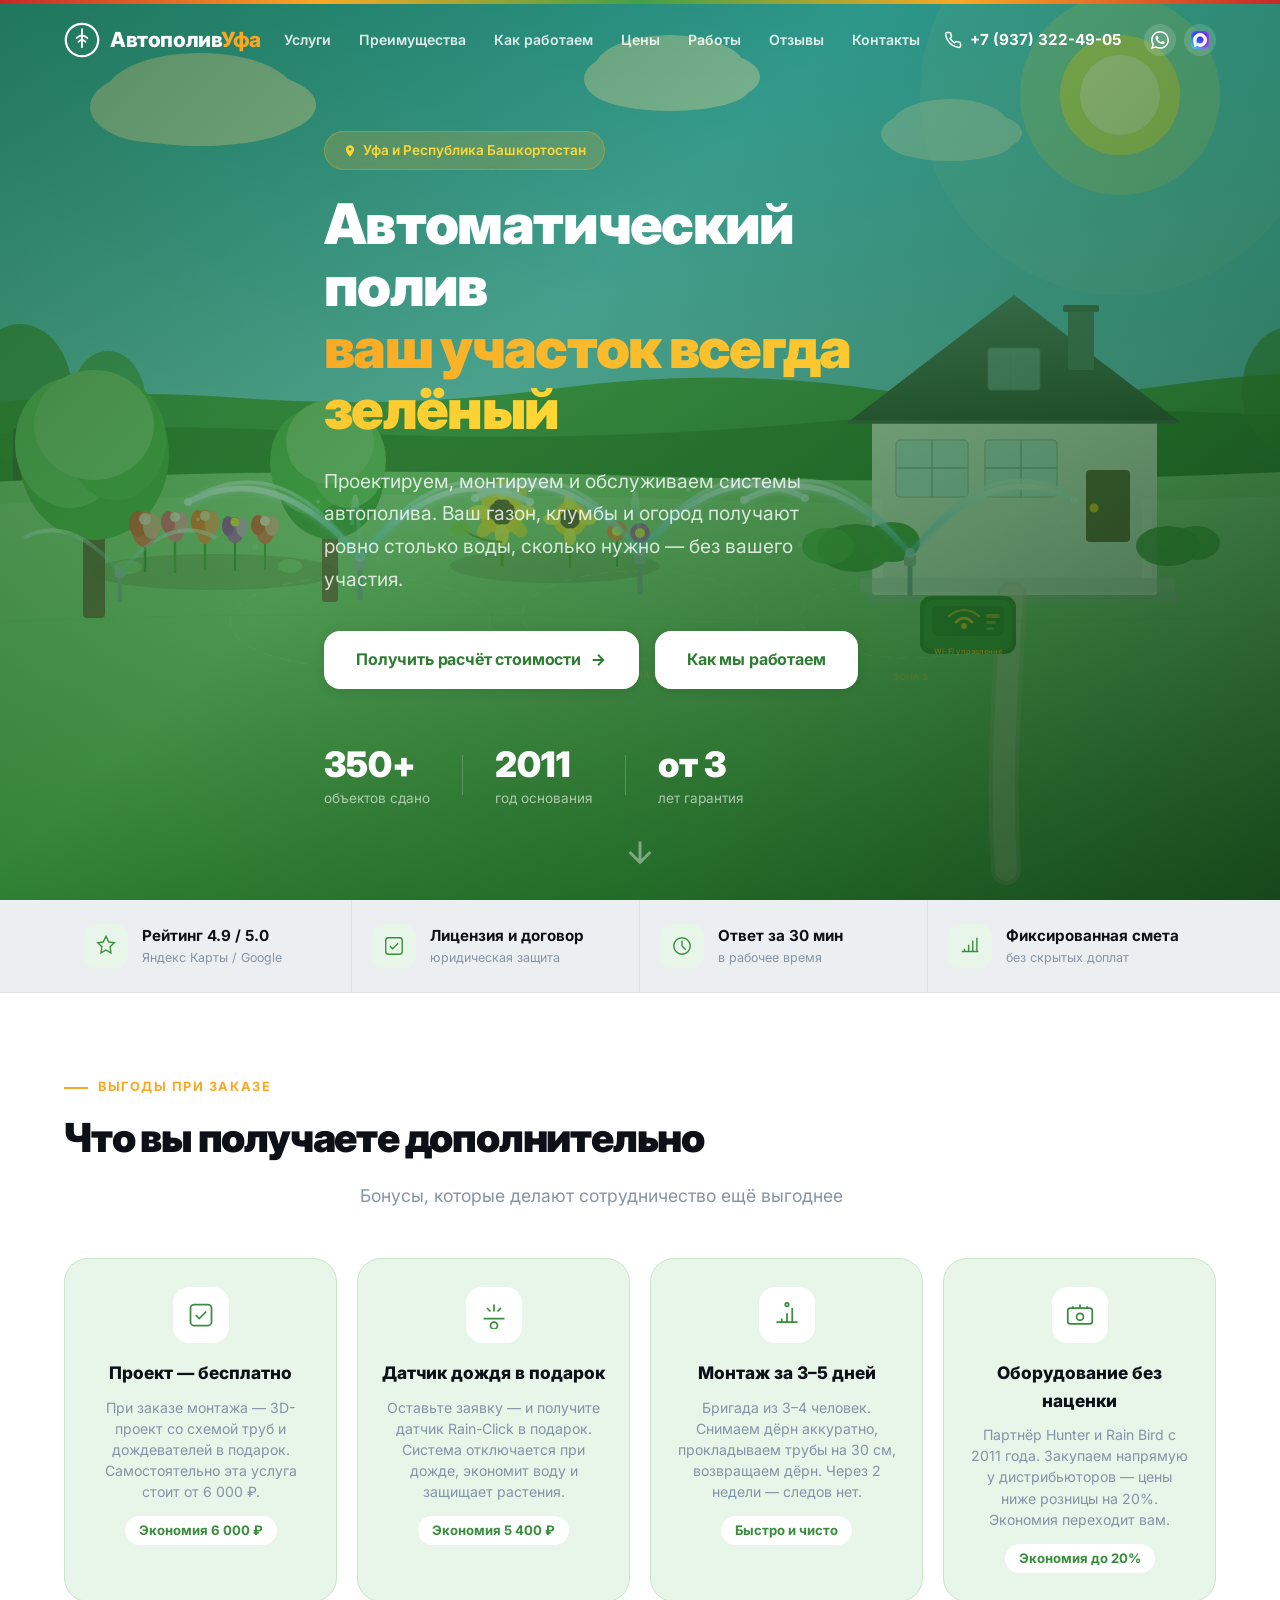
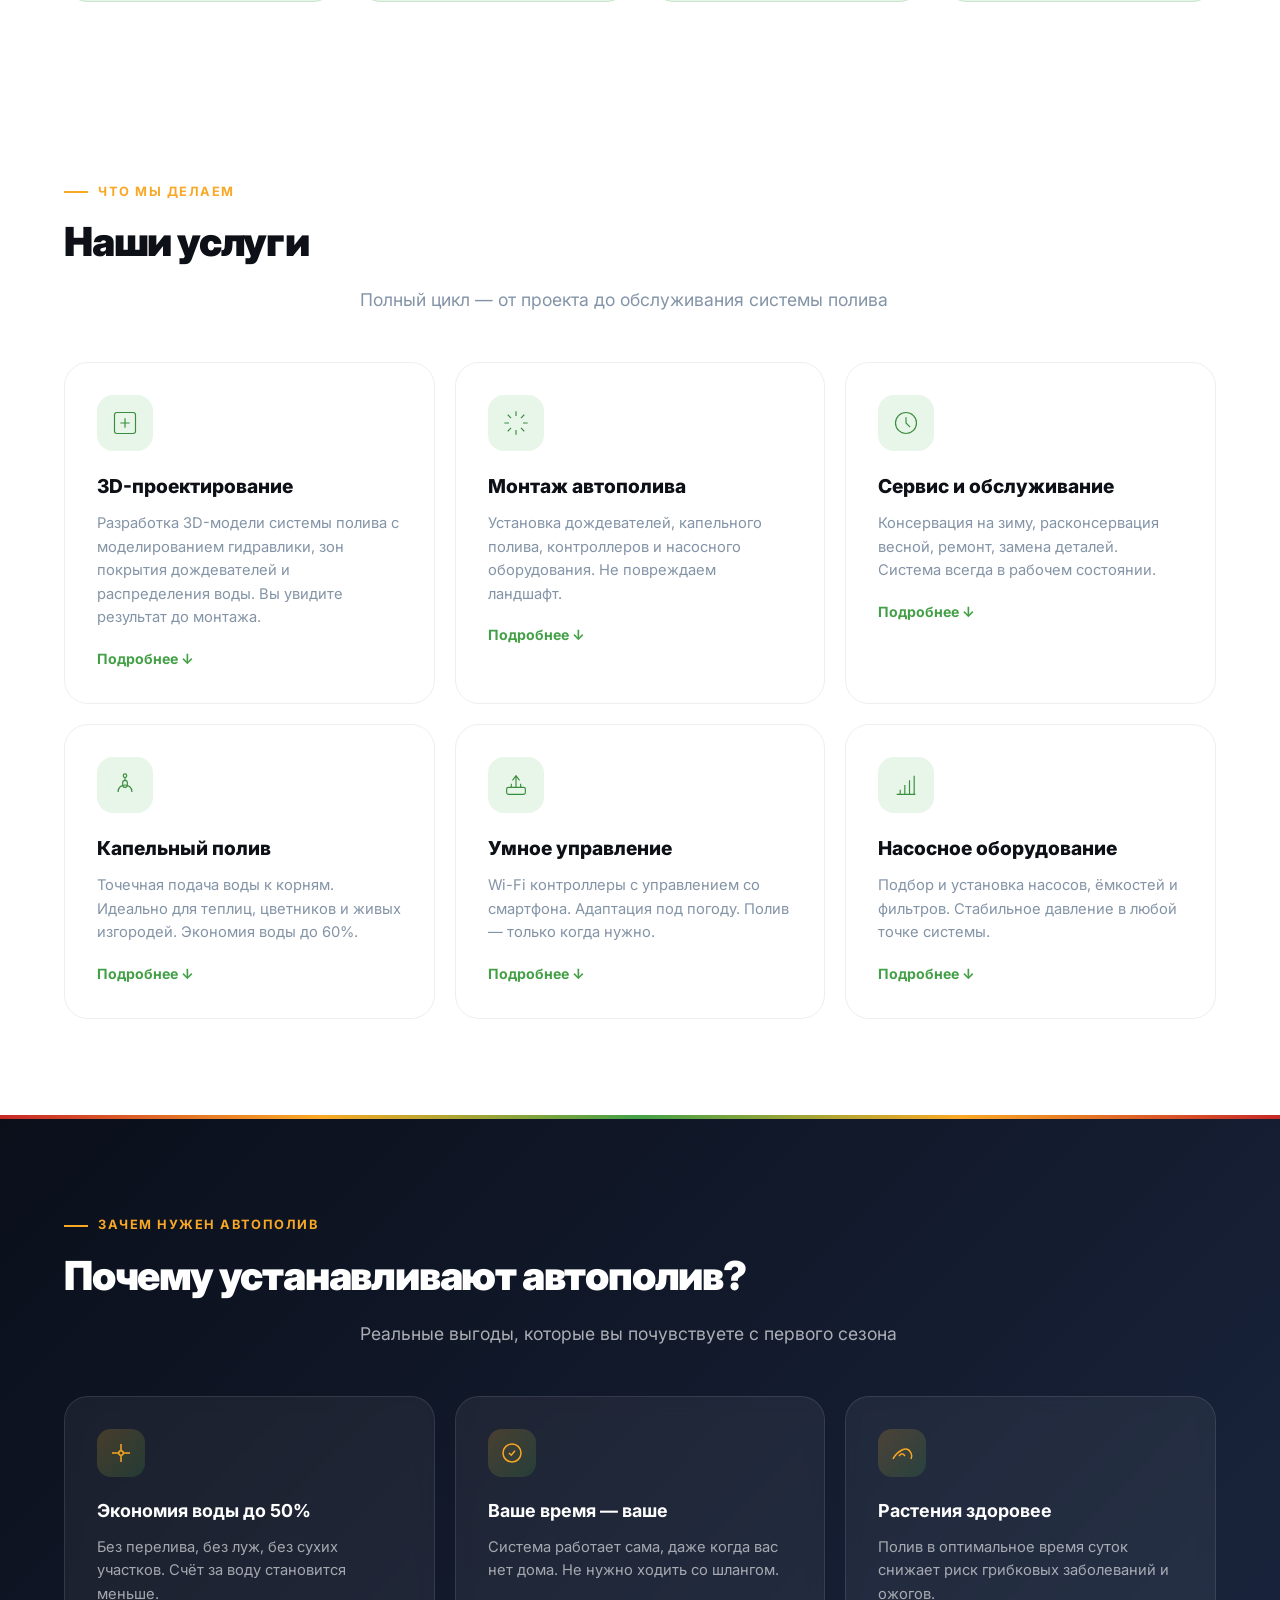
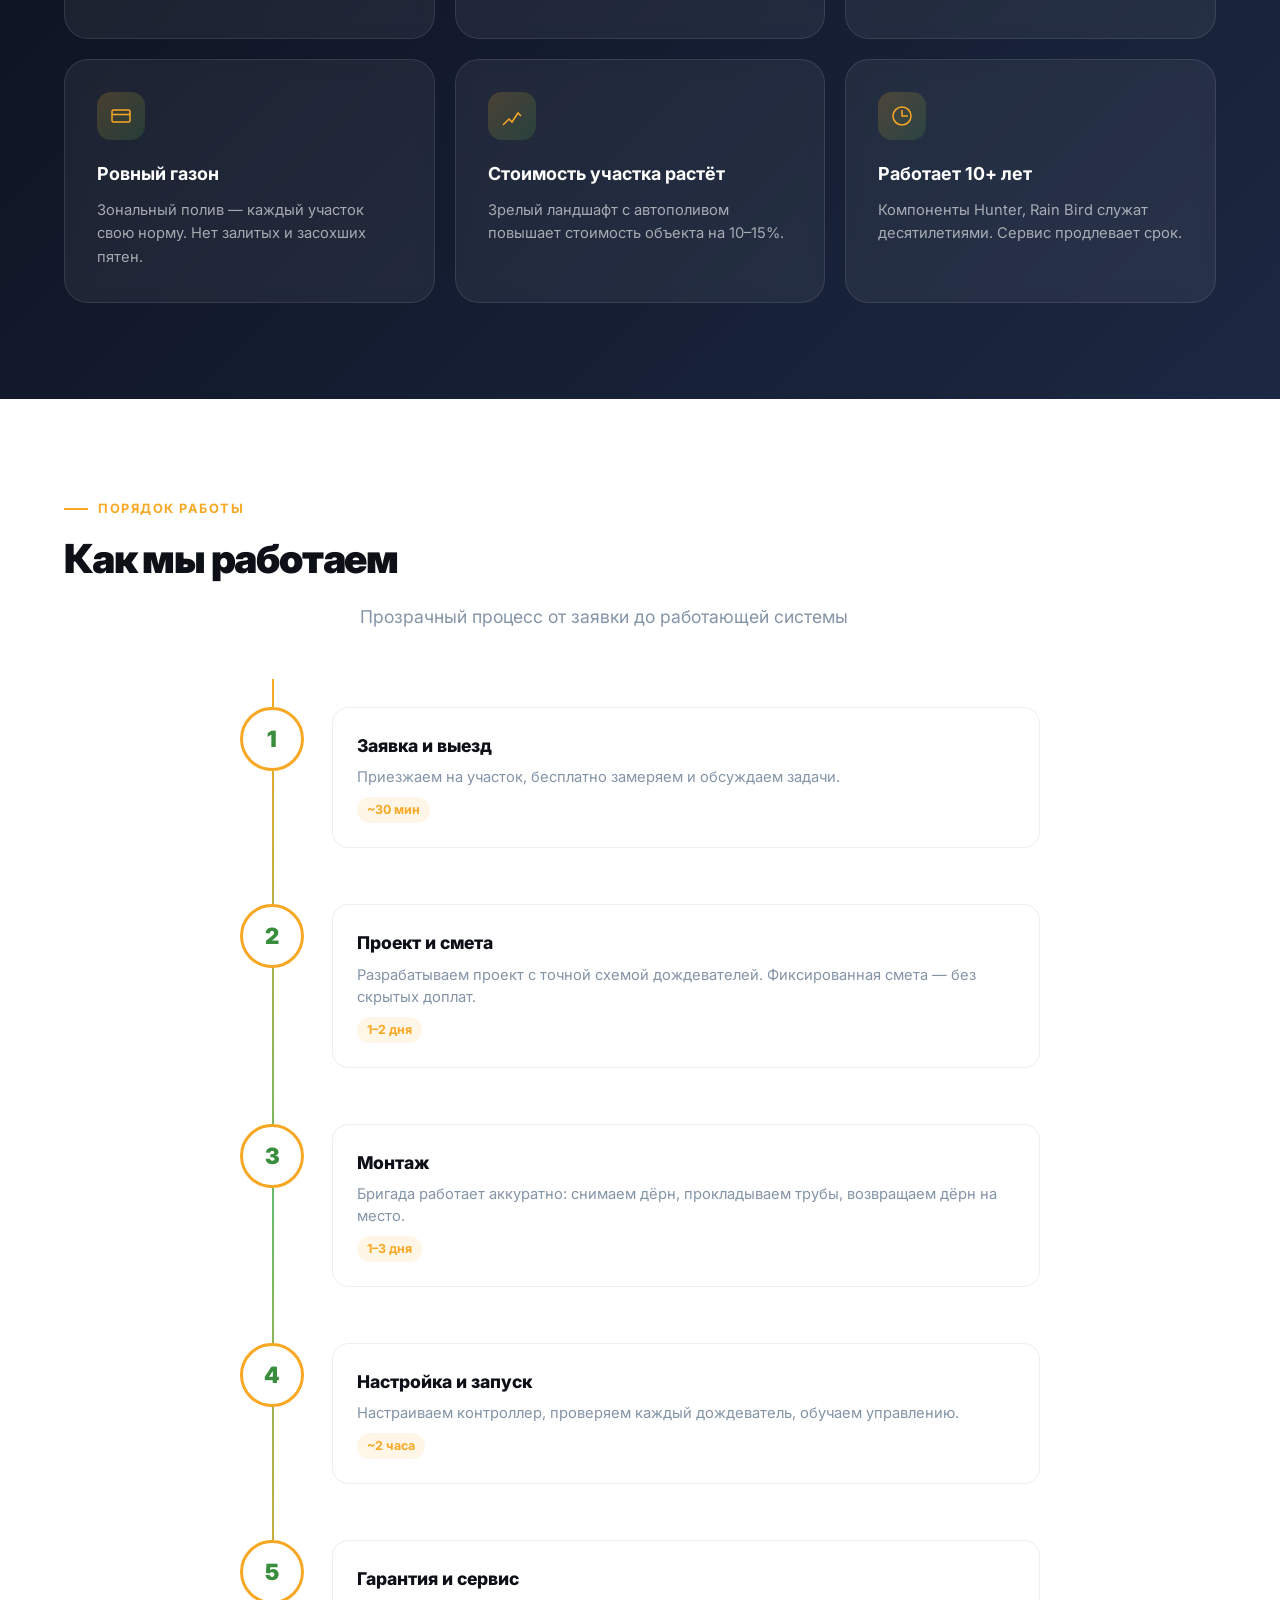
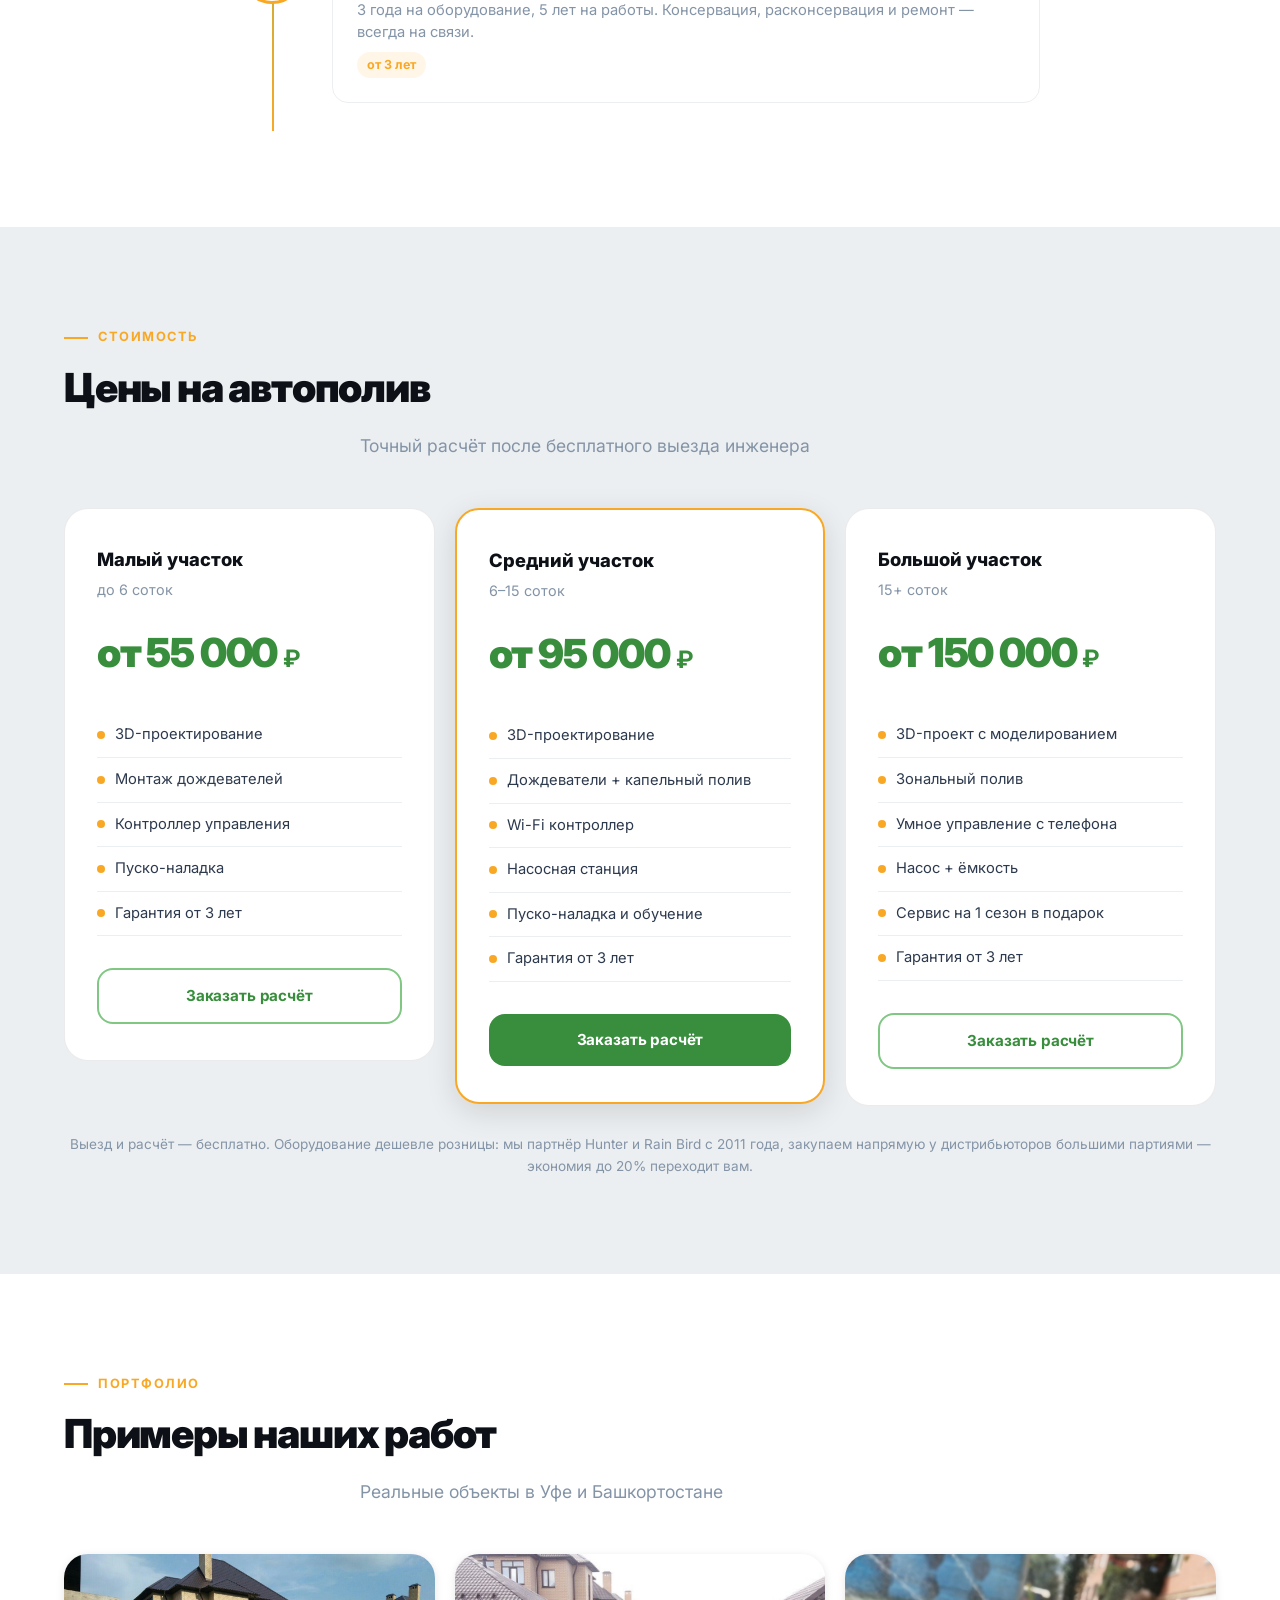
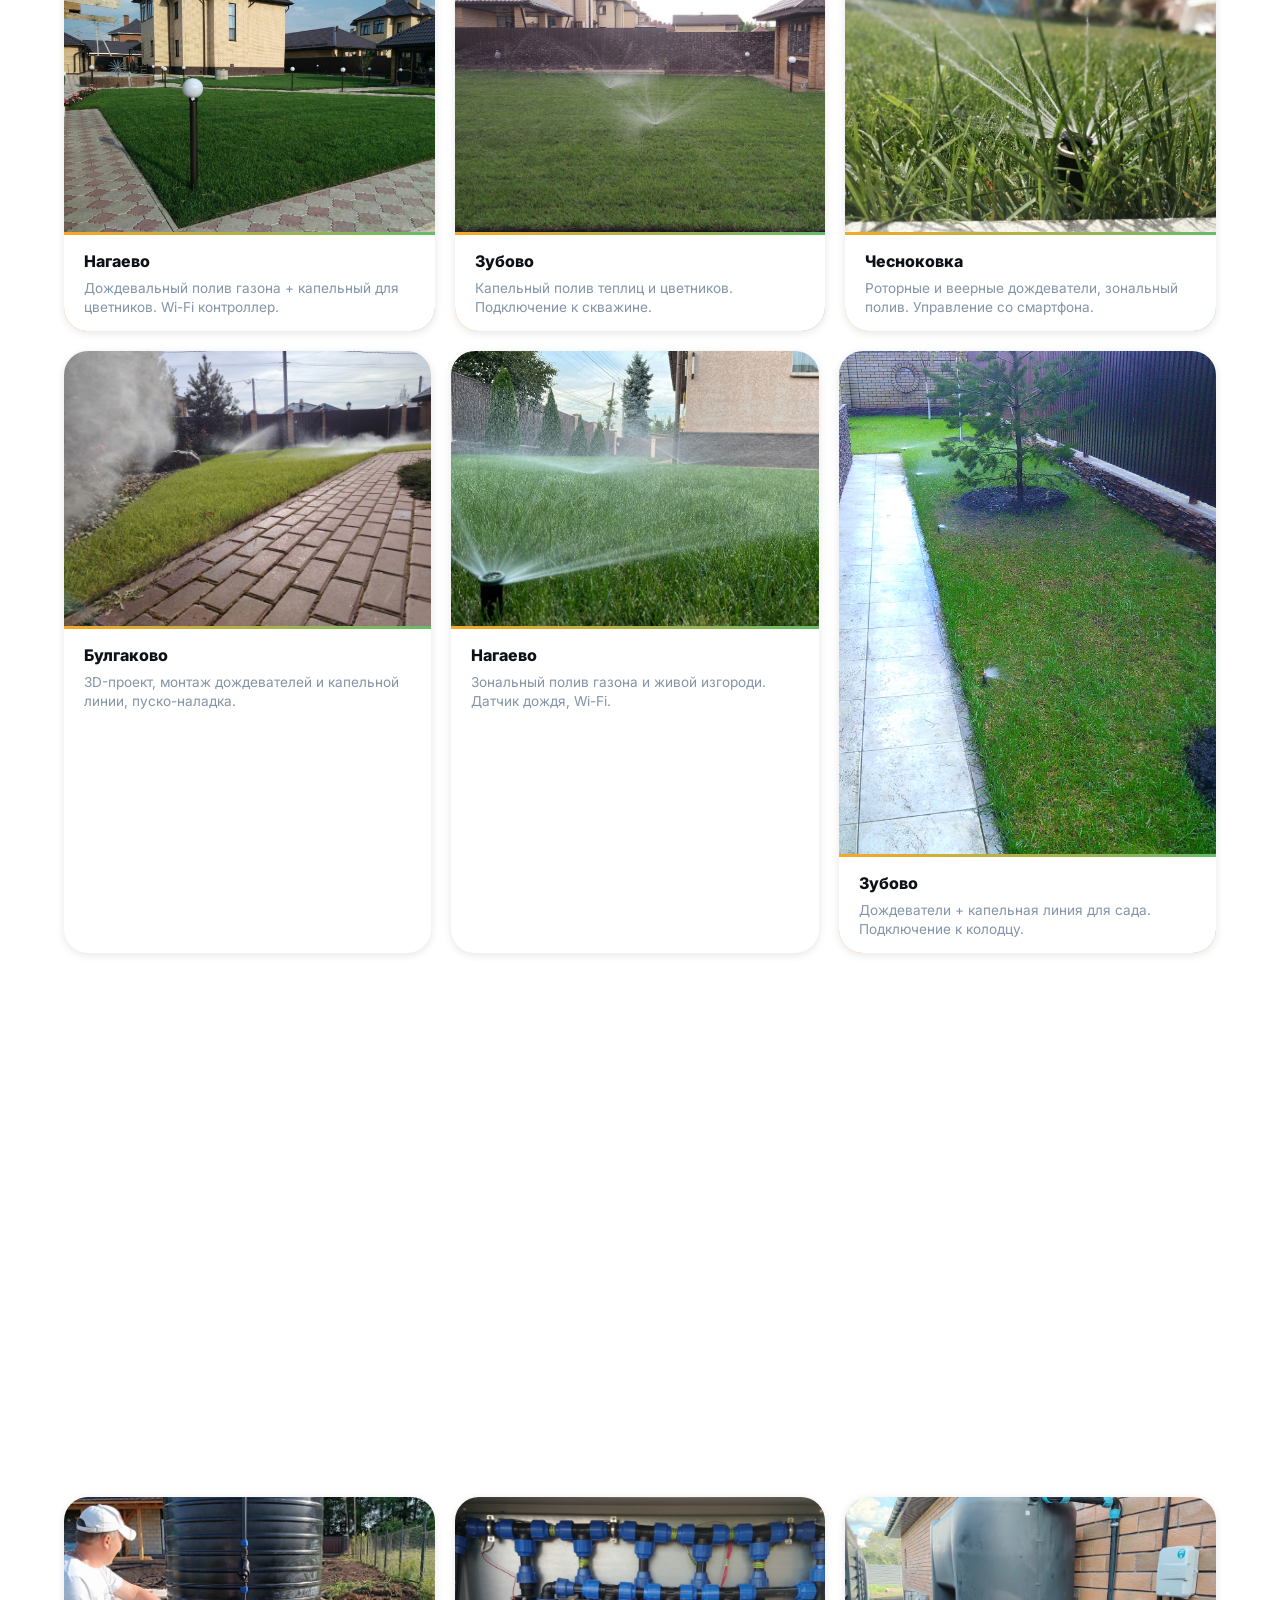
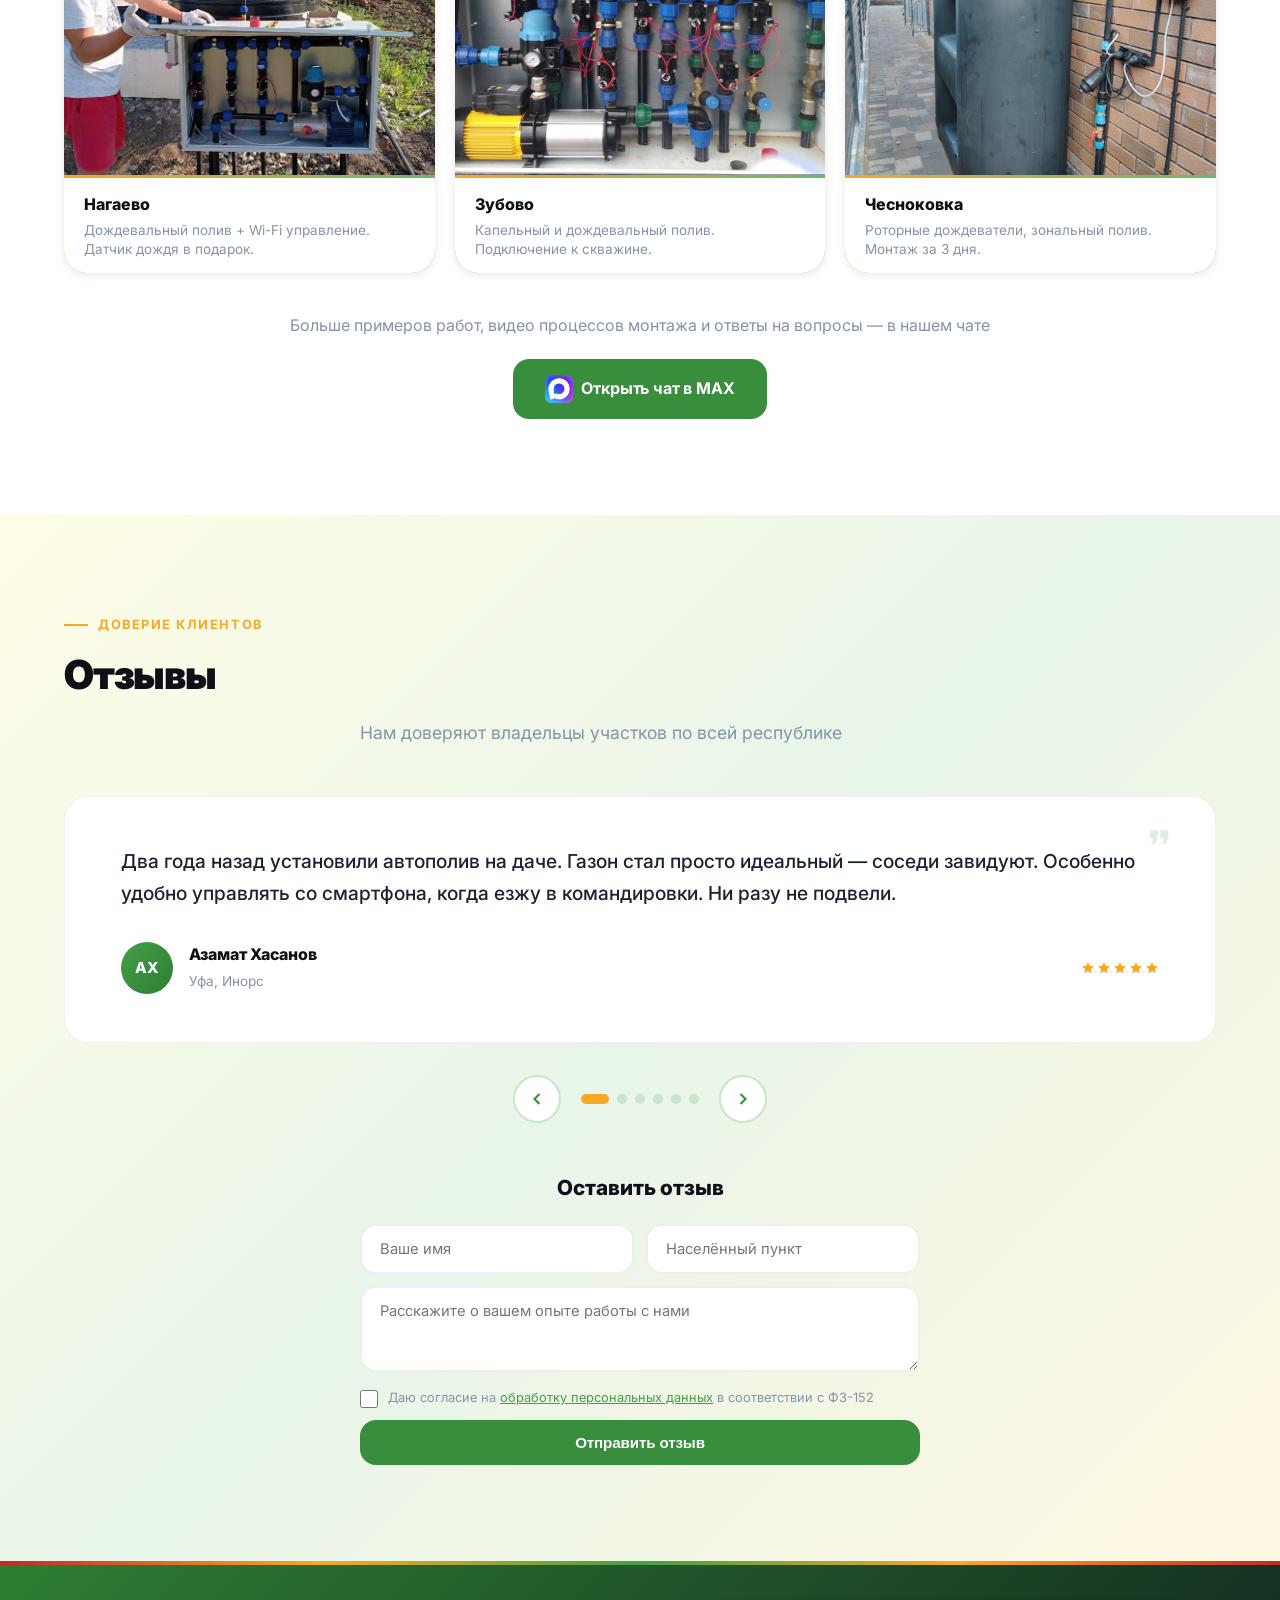
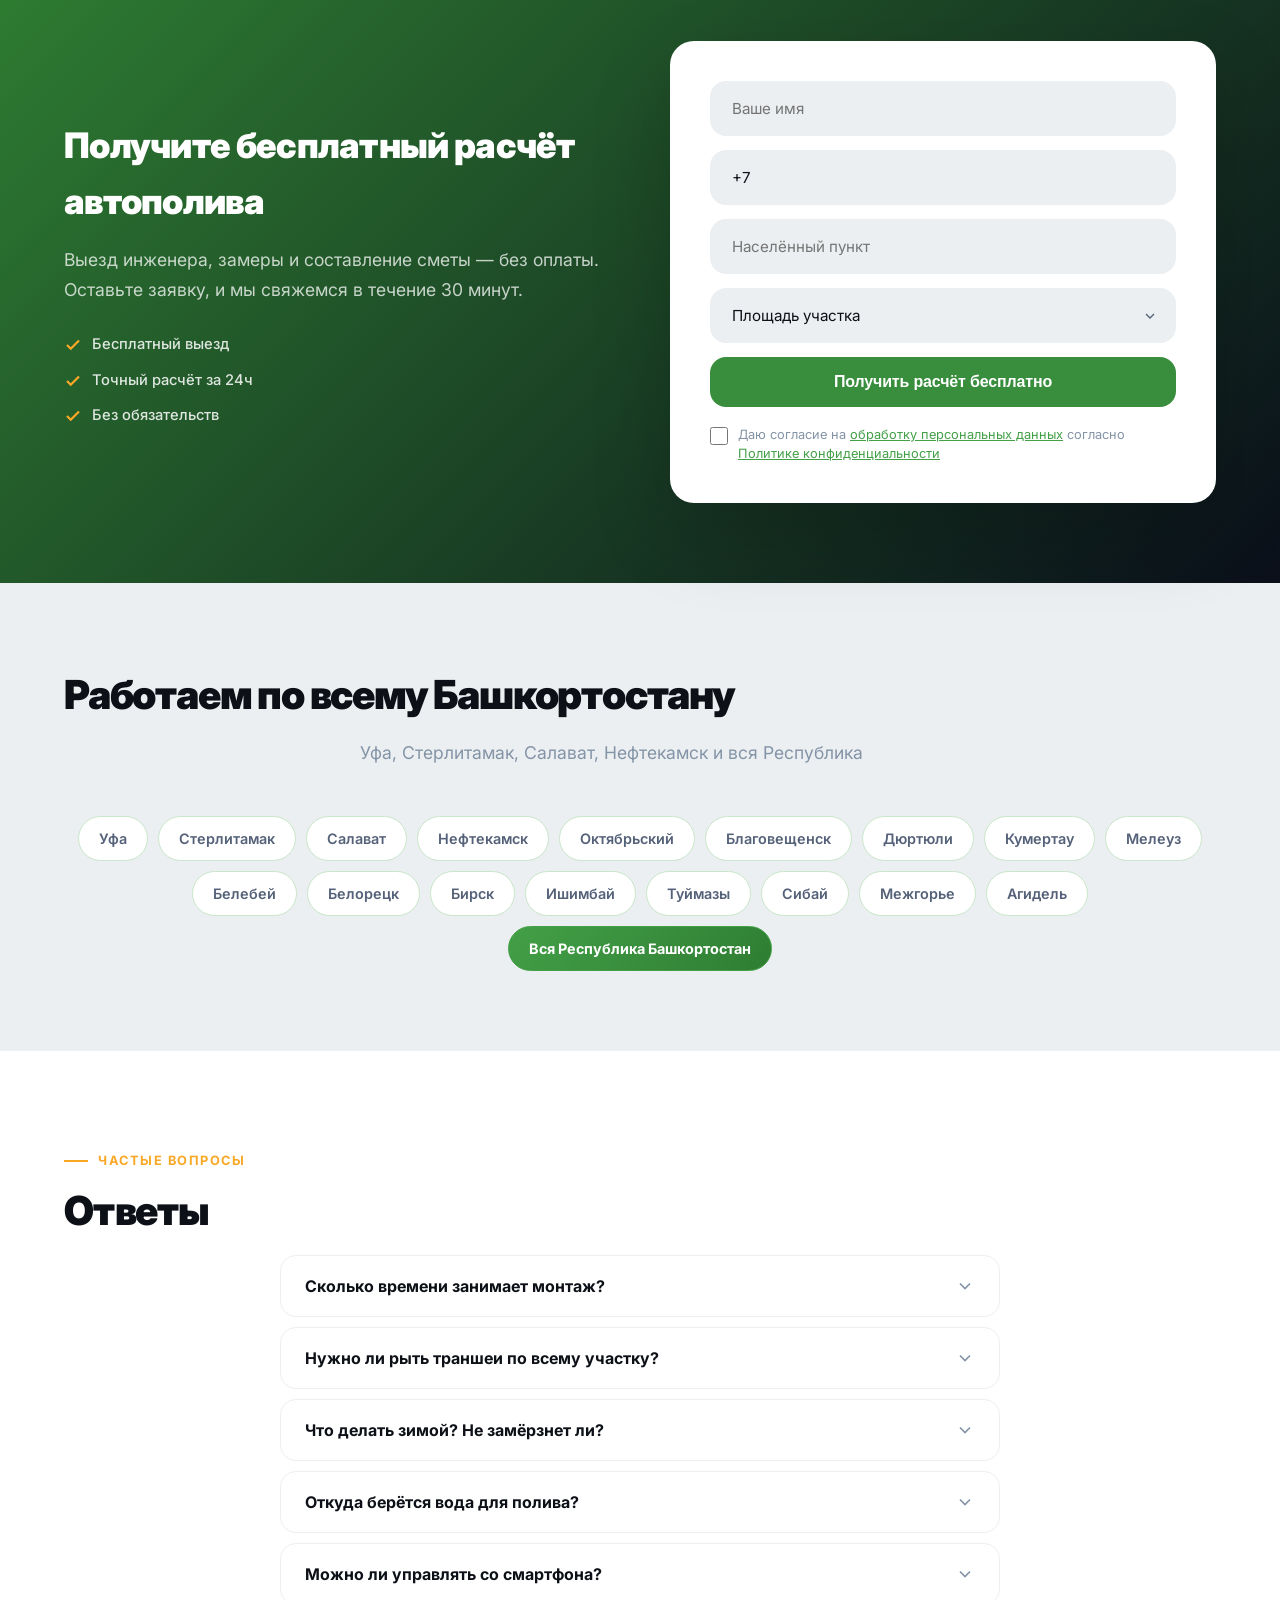
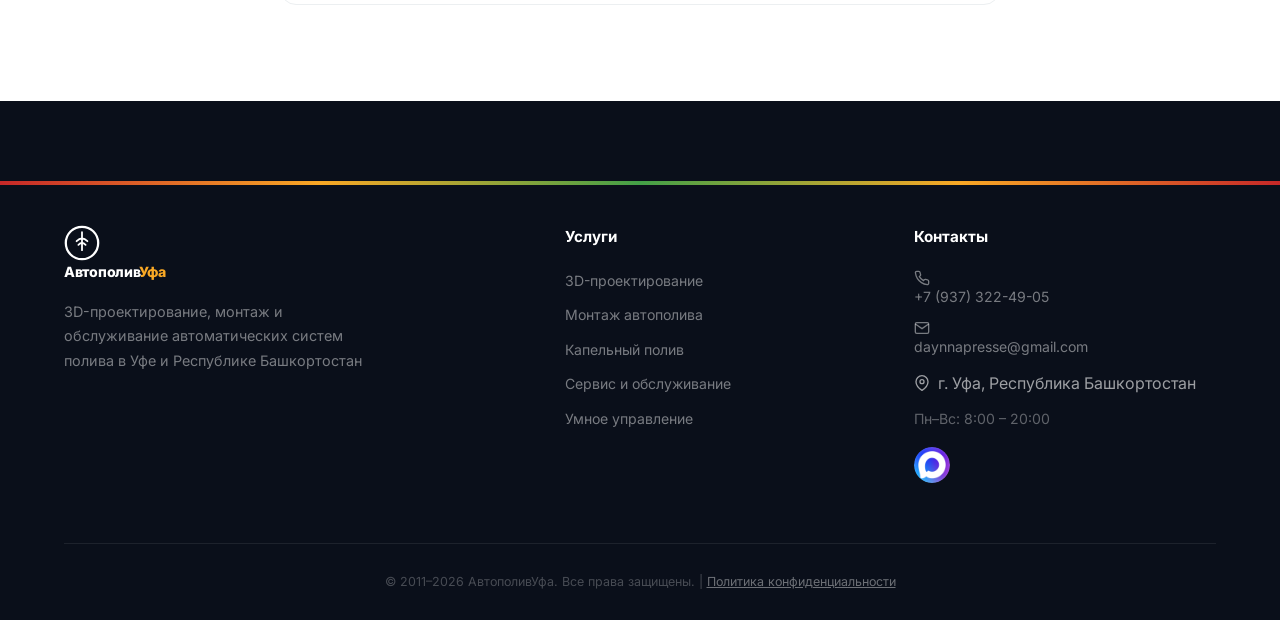
<file: index.html>
<!DOCTYPE html>
<html lang="ru">
<head>
    <meta charset="UTF-8">
    <meta name="viewport" content="width=device-width, initial-scale=1.0">
    <title>Автополив Уфа — Монтаж автоматических систем полива под ключ | От 55 000 ₽</title>
    <meta name="description" content="Монтаж автополива в Уфе и Башкортостане под ключ. 3D-проектирование, установка дождевателей Hunter и Rain Bird, Wi-Fi управление. Гарантия от 3 лет. С 2011 года, 350+ объектов.">
    <meta name="keywords" content="автополив уфа, автоматический полив уфа, монтаж автополива, система полива под ключ, полив газона уфа, дождеватели уфа, капельный полив уфа, автополив башкортостан, hunter rain bird уфа, автополив цена уфа">
    <link rel="canonical" href="https://avtopoliv-ufa.ru/">
    <meta name="robots" content="index, follow">
    <meta name="author" content="АвтополивУфа">
    <meta name="geo.region" content="RU-BA">
    <meta name="geo.placename" content="Уфа">
    <meta name="geo.position" content="54.7388;55.9721">
    <meta name="ICBM" content="54.7388, 55.9721">
    <meta property="og:type" content="website">
    <meta property="og:title" content="Автополив Уфа — Монтаж автоматических систем полива под ключ">
    <meta property="og:description" content="Монтаж автополива в Уфе и Башкортостане. 3D-проект, дождеватели Hunter/Rain Bird, Wi-Fi управление. Гарантия от 3 лет. 350+ объектов с 2011 года.">
    <meta property="og:url" content="https://avtopoliv-ufa.ru/">
    <meta property="og:site_name" content="АвтополивУфа">
    <meta property="og:locale" content="ru_RU">
    <meta property="og:image" content="https://avtopoliv-ufa.ru/photos/IMG_3311.jpg">
    <meta property="og:image:width" content="1200">
    <meta property="og:image:height" content="630">
    <meta name="twitter:card" content="summary_large_image">
    <meta name="twitter:title" content="Автополив Уфа — Монтаж автополива под ключ">
    <meta name="twitter:description" content="Автоматический полив в Уфе и Башкортостане. От 55 000 ₽. Гарантия от 3 лет. 350+ объектов.">
    <meta name="twitter:image" content="https://avtopoliv-ufa.ru/photos/IMG_3311.jpg">
    <link rel="preconnect" href="https://fonts.googleapis.com">
    <link rel="preconnect" href="https://fonts.gstatic.com" crossorigin>
    <link href="https://fonts.googleapis.com/css2?family=Inter:wght@400;500;600;700;800;900&display=swap" rel="stylesheet">
    <link rel="stylesheet" href="style.css">
    <script type="application/ld+json">
    {
        "@context": "https://schema.org",
        "@type": "LocalBusiness",
        "name": "АвтополивУфа",
        "description": "Монтаж автоматических систем полива в Уфе и Республике Башкортостан. 3D-проектирование, установка и обслуживание автополива.",
        "url": "https://avtopoliv-ufa.ru",
        "telephone": "+7-937-322-49-05",
        "email": "daynnapresse@gmail.com",
        "address": {
            "@type": "PostalAddress",
            "addressLocality": "Уфа",
            "addressRegion": "Республика Башкортостан",
            "addressCountry": "RU"
        },
        "geo": {
            "@type": "GeoCoordinates",
            "latitude": 54.7388,
            "longitude": 55.9721
        },
        "openingHoursSpecification": {
            "@type": "OpeningHoursSpecification",
            "dayOfWeek": ["Monday","Tuesday","Wednesday","Thursday","Friday","Saturday","Sunday"],
            "opens": "08:00",
            "closes": "20:00"
        },
        "aggregateRating": {
            "@type": "AggregateRating",
            "ratingValue": "4.9",
            "bestRating": "5",
            "ratingCount": "89"
        },
        "priceRange": "от 55 000 ₽",
        "foundingDate": "2011",
        "areaServed": {
            "@type": "AdministrativeArea",
            "name": "Республика Башкортостан"
        },
        "hasOfferCatalog": {
            "@type": "OfferCatalog",
            "name": "Услуги автополива",
            "itemListElement": [
                {
                    "@type": "OfferCatalog",
                    "name": "Малый участок — до 6 соток",
                    "offers": { "@type": "Offer", "price": "55000", "priceCurrency": "RUB" }
                },
                {
                    "@type": "OfferCatalog",
                    "name": "Средний участок — 6-15 соток",
                    "offers": { "@type": "Offer", "price": "95000", "priceCurrency": "RUB" }
                },
                {
                    "@type": "OfferCatalog",
                    "name": "Большой участок — 15+ соток",
                    "offers": { "@type": "Offer", "price": "150000", "priceCurrency": "RUB" }
                }
            ]
        }
    }
    </script>
    <script type="application/ld+json">
    {
        "@context": "https://schema.org",
        "@type": "FAQPage",
        "mainEntity": [
            {
                "@type": "Question",
                "name": "Сколько стоит автополив?",
                "acceptedAnswer": {
                    "@type": "Answer",
                    "text": "От 55 000 ₽ за участок до 6 соток. Точная стоимость зависит от площади, источника воды и набора функций. Выезд инженера и расчёт — бесплатно."
                }
            },
            {
                "@type": "Question",
                "name": "Сколько времени занимает монтаж?",
                "acceptedAnswer": {
                    "@type": "Answer",
                    "text": "Участок 8 соток — 3-5 дней. Бригада из 3-4 человек работает аккуратно, снимаем дёрн полосой и возвращаем на место. Через 2 недели следов не остаётся."
                }
            },
            {
                "@type": "Question",
                "name": "Какая гарантия?",
                "acceptedAnswer": {
                    "@type": "Answer",
                    "text": "Гарантия от 3 лет. Осенью — бесплатная консервация, весной — расконсервация и настройка."
                }
            },
            {
                "@type": "Question",
                "name": "Можно ли управлять поливом со смартфона?",
                "acceptedAnswer": {
                    "@type": "Answer",
                    "text": "Да! Wi-Fi контроллеры Hunter HC и Rain Bird — управление из любой точки мира + датчик дождя и влажности."
                }
            },
            {
                "@type": "Question",
                "name": "Что делать зимой?",
                "acceptedAnswer": {
                    "@type": "Answer",
                    "text": "Осенью консервация: сливаем воду компрессором. Весной расконсервация и проверка. Много лет без проблем."
                }
            },
            {
                "@type": "Question",
                "name": "Откуда берётся вода для полива?",
                "acceptedAnswer": {
                    "@type": "Answer",
                    "text": "Водопровод, скважина, колодец или водоём. Подберём оптимальный источник, установим насос и фильтры."
                }
            }
        ]
    }
    </script>
</head>
<body>

<svg class="svg-defs" xmlns="http://www.w3.org/2000/svg" style="position:absolute;width:0;height:0;overflow:hidden">
    <defs>
        <linearGradient id="sky" x1="0" y1="0" x2="0" y2="1">
            <stop offset="0%" stop-color="#64B5F6"/>
            <stop offset="50%" stop-color="#90CAF9"/>
            <stop offset="100%" stop-color="#BBDEFB"/>
        </linearGradient>
        <linearGradient id="lawn" x1="0" y1="0" x2="0" y2="1">
            <stop offset="0%" stop-color="#66BB6A"/>
            <stop offset="100%" stop-color="#388E3C"/>
        </linearGradient>
        <linearGradient id="water" x1="0" y1="0" x2="0" y2="1">
            <stop offset="0%" stop-color="#42A5F5" stop-opacity="0.7"/>
            <stop offset="100%" stop-color="#42A5F5" stop-opacity="0"/>
        </linearGradient>
     </defs>

</svg>

<header class="header" id="header">
    <div class="header__topline" aria-hidden="true"></div>
    <div class="container header__inner">
        <a href="#" class="logo">
            <svg class="logo__icon" viewBox="0 0 40 40" fill="none">
                <circle cx="20" cy="20" r="18" stroke="currentColor" stroke-width="2.5"/>
                <path d="M20 8 L20 28 M14 18 Q20 12 26 18 M16 22 Q20 18 24 22" stroke="currentColor" stroke-width="2" stroke-linecap="round"/>
            </svg>
            <span>Автополив<span class="logo__accent">Уфа</span></span>
        </a>
        <nav class="nav" id="nav">
            <div class="nav__header">
                <a href="#" class="logo" style="color:var(--t1)">
                    <svg class="logo__icon" viewBox="0 0 40 40" fill="none" style="color:var(--g7)">
                        <circle cx="20" cy="20" r="18" stroke="currentColor" stroke-width="2.5"/>
                        <path d="M20 8 L20 28 M14 18 Q20 12 26 18 M16 22 Q20 18 24 22" stroke="currentColor" stroke-width="2" stroke-linecap="round"/>
                    </svg>
                    <span>Автополив<span class="logo__accent">Уфа</span></span>
                </a>
                <a href="tel:+79373224905" class="nav__phone">
                    <svg width="16" height="16" viewBox="0 0 24 24" fill="none" stroke="currentColor" stroke-width="2"><path d="M22 16.92v3a2 2 0 0 1-2.18 2 19.79 19.79 0 0 1-8.63-3.07 19.5 19.5 0 0 1-6-6 19.79 19.79 0 0 1-3.07-8.67A2 2 0 0 1 4.11 2h3a2 2 0 0 1 2 1.72c.127.96.361 1.903.7 2.81a2 2 0 0 1-.45 2.11L8.09 9.91a16 16 0 0 0 6 6l1.27-1.27a2 2 0 0 1 2.11-.45c.907.339 1.85.573 2.81.7A2 2 0 0 1 22 16.92z"/></svg>
                    +7 (937) 322-49-05
                </a>
            </div>
            <div class="nav__links">
                <a href="#services">Услуги</a>
                <a href="#benefits">Преимущества</a>
                <a href="#process">Как работаем</a>
                <a href="#pricing">Цены</a>
                <a href="#portfolio">Работы</a>
                <a href="#reviews">Отзывы</a>
                <a href="#contacts">Контакты</a>
            </div>
            <div class="nav__footer">
                <a href="https://max.ru/chat/avtopoliv-ufa" class="nav__messenger" target="_blank" rel="noopener">
                    <img src="photos/Max_logo_2025.png" alt="МАХ" style="width:22px;height:22px;object-fit:contain">
                    Написать в МАХ
                </a>
            </div>
        </nav>
        <a href="tel:+79373224905" class="header__phone">
            <svg width="18" height="18" viewBox="0 0 24 24" fill="none" stroke="currentColor" stroke-width="2"><path d="M22 16.92v3a2 2 0 0 1-2.18 2 19.79 19.79 0 0 1-8.63-3.07 19.5 19.5 0 0 1-6-6 19.79 19.79 0 0 1-3.07-8.67A2 2 0 0 1 4.11 2h3a2 2 0 0 1 2 1.72c.127.96.361 1.903.7 2.81a2 2 0 0 1-.45 2.11L8.09 9.91a16 16 0 0 0 6 6l1.27-1.27a2 2 0 0 1 2.11-.45c.907.339 1.85.573 2.81.7A2 2 0 0 1 22 16.92z"/></svg>
            +7 (937) 322-49-05
        </a>
        <div class="header__chats">
            <a href="#" class="header__chat" aria-label="WhatsApp">
                <svg viewBox="0 0 24 24" fill="currentColor"><path d="M17.472 14.382c-.297-.149-1.758-.867-2.03-.967-.273-.099-.471-.148-.67.15-.197.297-.767.966-.94 1.164-.173.199-.347.223-.644.075-.297-.15-1.255-.463-2.39-1.475-.883-.788-1.48-1.761-1.653-2.059-.173-.297-.018-.458.13-.606.134-.133.298-.347.446-.52.149-.174.198-.298.298-.497.099-.198.05-.371-.025-.52-.075-.149-.669-1.612-.916-2.207-.242-.579-.487-.5-.669-.51-.173-.008-.371-.01-.57-.01-.198 0-.52.074-.792.372-.272.297-1.04 1.016-1.04 2.479 0 1.462 1.065 2.875 1.213 3.074.149.198 2.096 3.2 5.077 4.487.709.306 1.262.489 1.694.625.712.227 1.36.195 1.871.118.571-.085 1.758-.719 2.006-1.413.248-.694.248-1.289.173-1.413-.074-.124-.272-.198-.57-.347m-5.421 7.403h-.004a9.87 9.87 0 0 1-5.031-1.378l-.361-.214-3.741.982.998-3.648-.235-.374a9.86 9.86 0 0 1-1.51-5.26c.001-5.45 4.436-9.884 9.888-9.884 2.64 0 5.122 1.03 6.988 2.898a9.825 9.825 0 0 1 2.893 6.994c-.003 5.45-4.437 9.884-9.885 9.884m8.413-18.297A11.815 11.815 0 0 0 12.05 0C5.495 0 .16 5.335.157 11.892c0 2.096.547 4.142 1.588 5.945L.057 24l6.305-1.654a11.882 11.882 0 0 0 5.683 1.448h.005c6.554 0 11.89-5.335 11.893-11.893a11.821 11.821 0 0 0-3.48-8.413z"/></svg>
            </a>
            <a href="#" class="header__chat header__chat--max" aria-label="МАХ">
                <img src="photos/Max_logo_2025.png" alt="МАХ">
            </a>
        </div>
        <button class="burger" id="burger" aria-label="Меню">
            <span></span><span></span><span></span>
        </button>
    </div>
</header>

<section class="hero">
    <div class="hero__scene" aria-hidden="true">
        <svg viewBox="0 0 1440 900" preserveAspectRatio="xMidYMid slice" fill="none" xmlns="http://www.w3.org/2000/svg">
            <defs>
                <linearGradient id="hsky" x1="0" y1="0" x2="0" y2="1">
                    <stop offset="0%" stop-color="#29B6F6"/>
                    <stop offset="55%" stop-color="#81D4FA"/>
                    <stop offset="100%" stop-color="#E1F5FE"/>
                </linearGradient>
                <linearGradient id="hlawn" x1="0" y1="0" x2="0" y2="1">
                    <stop offset="0%" stop-color="#81C784"/>
                    <stop offset="100%" stop-color="#2E7D32"/>
                </linearGradient>
                <linearGradient id="hlawn2" x1="0" y1="0" x2="0" y2="1">
                    <stop offset="0%" stop-color="#A5D6A7"/>
                    <stop offset="100%" stop-color="#388E3C"/>
                </linearGradient>
                <linearGradient id="hhills" x1="0" y1="0" x2="0" y2="1">
                    <stop offset="0%" stop-color="#388E3C"/>
                    <stop offset="100%" stop-color="#1B5E20"/>
                </linearGradient>
                <linearGradient id="hwaterArc" x1="0" y1="0" x2="0" y2="1">
                    <stop offset="0%" stop-color="#E1F5FE" stop-opacity="0.95"/>
                    <stop offset="100%" stop-color="#4FC3F7" stop-opacity="0.2"/>
                </linearGradient>
                <linearGradient id="hhouse" x1="0" y1="0" x2="0" y2="1">
                    <stop offset="0%" stop-color="#ECEFF1"/>
                    <stop offset="100%" stop-color="#CFD8DC"/>
                </linearGradient>
                <linearGradient id="hroof" x1="0" y1="0" x2="0" y2="1">
                    <stop offset="0%" stop-color="#546E7A"/>
                    <stop offset="100%" stop-color="#263238"/>
                </linearGradient>
                <filter id="hglow">
                    <feGaussianBlur stdDeviation="3" result="blur"/>
                    <feMerge><feMergeNode in="blur"/><feMergeNode in="SourceGraphic"/></feMerge>
                </filter>
            </defs>

            <!-- SKY -->
            <rect width="1440" height="900" fill="url(#hsky)"/>

            <!-- SUN -->
            <circle cx="1200" cy="95" r="200" fill="#FFF9C4" opacity="0.1" class="hero-sun-outer"/>
            <circle cx="1200" cy="95" r="100" fill="#FFF176" opacity="0.3"/>
            <circle cx="1200" cy="95" r="60" fill="#FFEE58" opacity="0.75"/>
            <circle cx="1200" cy="95" r="40" fill="#FFF9C4"/>

            <!-- CLOUDS -->
            <g class="hero-cloud-1" opacity="0.9">
                <ellipse cx="280" cy="95" rx="95" ry="42" fill="#fff"/>
                <ellipse cx="238" cy="107" rx="68" ry="36" fill="#fff"/>
                <ellipse cx="322" cy="105" rx="74" ry="33" fill="#fff"/>
                <ellipse cx="280" cy="118" rx="100" ry="28" fill="#fff"/>
            </g>
            <g class="hero-cloud-2" opacity="0.75">
                <ellipse cx="750" cy="68" rx="75" ry="33" fill="#fff"/>
                <ellipse cx="718" cy="79" rx="54" ry="28" fill="#fff"/>
                <ellipse cx="782" cy="77" rx="58" ry="26" fill="#fff"/>
                <ellipse cx="750" cy="88" rx="80" ry="23" fill="#fff"/>
            </g>
            <g class="hero-cloud-3" opacity="0.5">
                <ellipse cx="1030" cy="125" rx="58" ry="26" fill="#fff"/>
                <ellipse cx="1003" cy="134" rx="42" ry="22" fill="#fff"/>
                <ellipse cx="1058" cy="133" rx="44" ry="20" fill="#fff"/>
                <ellipse cx="1030" cy="143" rx="62" ry="18" fill="#fff"/>
            </g>

            <!-- BIRDS -->
            <g opacity="0.45" fill="none" stroke="#546E7A" stroke-width="1.5" stroke-linecap="round">
                <path d="M580 165 Q586 158 592 165"/>
                <path d="M598 160 Q604 153 610 160"/>
                <path d="M567 170 Q572 164 577 170"/>
            </g>

            <!-- BACKGROUND HILLS -->
            <path d="M0 415 Q150 385 320 398 Q480 410 640 388 Q800 366 960 390 Q1100 408 1250 385 Q1370 368 1440 375 V900 H0Z" fill="url(#hhills)" opacity="0.9"/>
            <path d="M0 440 Q200 420 400 432 Q650 445 900 422 Q1150 400 1440 420 V900 H0Z" fill="#1B5E20" opacity="0.55"/>

            <!-- DISTANT TREES -->
            <ellipse cx="100" cy="392" rx="52" ry="68" fill="#2E7D32" opacity="0.75"/>
            <rect x="93" y="428" width="14" height="75" rx="3" fill="#3E2723" opacity="0.6"/>
            <ellipse cx="188" cy="403" rx="38" ry="52" fill="#388E3C" opacity="0.7"/>
            <rect x="182" y="434" width="12" height="65" rx="3" fill="#3E2723" opacity="0.55"/>
            <ellipse cx="1370" cy="390" rx="48" ry="63" fill="#2E7D32" opacity="0.65"/>
            <rect x="1363" y="422" width="14" height="70" rx="3" fill="#3E2723" opacity="0.55"/>

            <!-- LAWN -->
            <path d="M0 486 Q360 464 720 476 Q1080 488 1440 468 V900 H0Z" fill="url(#hlawn)"/>
            <path d="M0 508 Q360 488 720 498 Q1080 512 1440 492 V900 H0Z" fill="url(#hlawn2)" opacity="0.4"/>

            <!-- HOUSE (right side) -->
            <rect x="948" y="590" width="312" height="14" rx="2" fill="#90A4AE" opacity="0.5"/>
            <rect x="952" y="420" width="285" height="175" rx="3" fill="url(#hhouse)"/>
            <polygon points="928,422 1094,295 1260,422" fill="url(#hroof)"/>
            <line x1="928" y1="422" x2="1260" y2="422" stroke="#37474F" stroke-width="3.5"/>
            <rect x="1148" y="308" width="26" height="62" rx="2" fill="#546E7A"/>
            <rect x="1143" y="305" width="36" height="7" rx="2" fill="#455A64"/>
            <rect x="976" y="440" width="72" height="57" rx="4" fill="#B3E5FC" opacity="0.65" stroke="#90A4AE" stroke-width="1.5"/>
            <line x1="1012" y1="440" x2="1012" y2="497" stroke="#90A4AE" stroke-width="1.5"/>
            <line x1="976" y1="468" x2="1048" y2="468" stroke="#90A4AE" stroke-width="1.5"/>
            <rect x="1065" y="440" width="72" height="57" rx="4" fill="#B3E5FC" opacity="0.65" stroke="#90A4AE" stroke-width="1.5"/>
            <line x1="1101" y1="440" x2="1101" y2="497" stroke="#90A4AE" stroke-width="1.5"/>
            <line x1="1065" y1="468" x2="1137" y2="468" stroke="#90A4AE" stroke-width="1.5"/>
            <rect x="1068" y="348" width="52" height="42" rx="3" fill="#B3E5FC" opacity="0.45" stroke="#90A4AE" stroke-width="1"/>
            <line x1="1094" y1="348" x2="1094" y2="390" stroke="#90A4AE" stroke-width="1" opacity="0.5"/>
            <rect x="1166" y="470" width="44" height="72" rx="4" fill="#5D4037"/>
            <circle cx="1174" cy="508" r="4.5" fill="#FFB300"/>
            <rect x="940" y="578" width="315" height="14" rx="2" fill="#B0BEC5" opacity="0.4"/>
            <rect x="953" y="498" width="10" height="80" rx="2" fill="#ECEFF1" opacity="0.6"/>
            <rect x="1222" y="498" width="10" height="80" rx="2" fill="#ECEFF1" opacity="0.6"/>

            <!-- FOREGROUND TREES -->
            <rect x="163" y="488" width="22" height="130" rx="4" fill="#5D4037"/>
            <ellipse cx="174" cy="455" rx="75" ry="85" fill="#43A047"/>
            <ellipse cx="150" cy="443" rx="55" ry="65" fill="#66BB6A"/>
            <ellipse cx="196" cy="440" rx="50" ry="60" fill="#4CAF50"/>
            <ellipse cx="174" cy="425" rx="60" ry="55" fill="#81C784"/>
            <rect x="402" y="504" width="16" height="98" rx="3" fill="#6D4C41"/>
            <ellipse cx="410" cy="474" rx="54" ry="65" fill="#388E3C"/>
            <ellipse cx="390" cy="462" rx="40" ry="52" fill="#4CAF50"/>
            <ellipse cx="428" cy="460" rx="38" ry="48" fill="#66BB6A"/>
            <ellipse cx="410" cy="442" rx="44" ry="42" fill="#81C784"/>

            <!-- BUSHES near house -->
            <ellipse cx="935" cy="548" rx="38" ry="24" fill="#2E7D32" opacity="0.85"/>
            <ellipse cx="972" cy="542" rx="28" ry="20" fill="#388E3C"/>
            <ellipse cx="908" cy="546" rx="26" ry="18" fill="#43A047" opacity="0.8"/>
            <ellipse cx="1248" cy="546" rx="32" ry="20" fill="#2E7D32" opacity="0.8"/>
            <ellipse cx="1276" cy="543" rx="24" ry="17" fill="#388E3C" opacity="0.85"/>

            <!-- FLOWER BED LEFT (roses / tulips) -->
            <ellipse cx="295" cy="572" rx="125" ry="18" fill="#4E342E" opacity="0.25"/>
            <line x1="225" y1="572" x2="225" y2="535" stroke="#2E7D32" stroke-width="2.5"/>
            <ellipse cx="225" cy="529" rx="13" ry="18" fill="#EF5350"/>
            <ellipse cx="218" cy="524" rx="9" ry="13" fill="#E53935"/>
            <ellipse cx="232" cy="526" rx="9" ry="13" fill="#EF9A9A"/>
            <circle cx="225" cy="519" r="6" fill="#FFCDD2" opacity="0.9"/>
            <line x1="255" y1="573" x2="255" y2="534" stroke="#388E3C" stroke-width="2.5"/>
            <ellipse cx="255" cy="527" rx="10" ry="15" fill="#F06292"/>
            <ellipse cx="248" cy="522" rx="7" ry="11" fill="#EC407A"/>
            <ellipse cx="262" cy="523" rx="7" ry="11" fill="#F48FB1"/>
            <circle cx="255" cy="517" r="5" fill="#fff" opacity="0.7"/>
            <line x1="285" y1="570" x2="285" y2="533" stroke="#388E3C" stroke-width="2.5"/>
            <ellipse cx="285" cy="527" rx="9" ry="17" fill="#FF7043"/>
            <ellipse cx="278" cy="522" rx="7" ry="12" fill="#FF5722"/>
            <ellipse cx="292" cy="523" rx="7" ry="12" fill="#FF8A65"/>
            <circle cx="285" cy="516" r="5" fill="#FFCCBC" opacity="0.9"/>
            <line x1="315" y1="571" x2="315" y2="537" stroke="#2E7D32" stroke-width="2"/>
            <ellipse cx="315" cy="530" rx="9" ry="13" fill="#AB47BC"/>
            <ellipse cx="308" cy="526" rx="6" ry="10" fill="#9C27B0"/>
            <ellipse cx="322" cy="527" rx="6" ry="10" fill="#CE93D8"/>
            <circle cx="315" cy="522" r="4.5" fill="#FDD835"/>
            <line x1="345" y1="570" x2="345" y2="537" stroke="#388E3C" stroke-width="2"/>
            <ellipse cx="345" cy="530" rx="9" ry="14" fill="#EF5350"/>
            <ellipse cx="338" cy="525" rx="7" ry="10" fill="#E53935"/>
            <ellipse cx="352" cy="526" rx="7" ry="10" fill="#EF9A9A"/>
            <circle cx="345" cy="521" r="5" fill="#FFCDD2"/>
            <ellipse cx="208" cy="567" rx="14" ry="7" fill="#81C784" opacity="0.7"/>
            <ellipse cx="370" cy="566" rx="12" ry="7" fill="#81C784" opacity="0.7"/>

            <!-- FLOWER BED CENTER (sunflowers + mixed) -->
            <ellipse cx="635" cy="566" rx="105" ry="17" fill="#4E342E" opacity="0.2"/>
            <line x1="582" y1="566" x2="582" y2="516" stroke="#558B2F" stroke-width="3"/>
            <circle cx="582" cy="512" r="22" fill="#FDD835"/>
            <circle cx="582" cy="512" r="13" fill="#5D4037"/>
            <ellipse cx="582" cy="489" rx="7" ry="11" fill="#FFEE58" opacity="0.9"/>
            <ellipse cx="582" cy="535" rx="7" ry="11" fill="#FFEE58" opacity="0.9"/>
            <ellipse cx="559" cy="512" rx="11" ry="7" fill="#FFEE58" opacity="0.9"/>
            <ellipse cx="605" cy="512" rx="11" ry="7" fill="#FFEE58" opacity="0.9"/>
            <ellipse cx="566" cy="496" rx="7" ry="11" fill="#FDD835" opacity="0.8" transform="rotate(-45,566,496)"/>
            <ellipse cx="598" cy="496" rx="7" ry="11" fill="#FDD835" opacity="0.8" transform="rotate(45,598,496)"/>
            <ellipse cx="566" cy="528" rx="7" ry="11" fill="#FDD835" opacity="0.8" transform="rotate(45,566,528)"/>
            <ellipse cx="598" cy="528" rx="7" ry="11" fill="#FDD835" opacity="0.8" transform="rotate(-45,598,528)"/>
            <path d="M582 542 Q560 542 544 530" stroke="#558B2F" stroke-width="2" fill="none"/>
            <ellipse cx="541" cy="529" rx="11" ry="7" fill="#8BC34A" opacity="0.8"/>
            <line x1="650" y1="568" x2="650" y2="524" stroke="#558B2F" stroke-width="2.5"/>
            <circle cx="650" cy="519" r="17" fill="#FDD835"/>
            <circle cx="650" cy="519" r="10" fill="#5D4037"/>
            <ellipse cx="650" cy="501" rx="6" ry="9" fill="#FFEE58" opacity="0.9"/>
            <ellipse cx="650" cy="537" rx="6" ry="9" fill="#FFEE58" opacity="0.9"/>
            <ellipse cx="632" cy="519" rx="9" ry="6" fill="#FFEE58" opacity="0.9"/>
            <ellipse cx="668" cy="519" rx="9" ry="6" fill="#FFEE58" opacity="0.9"/>
            <line x1="697" y1="567" x2="697" y2="538" stroke="#388E3C" stroke-width="2"/>
            <circle cx="697" cy="531" r="10" fill="#FF7043"/>
            <circle cx="697" cy="531" r="5" fill="#FFEB3B"/>
            <line x1="720" y1="568" x2="720" y2="540" stroke="#2E7D32" stroke-width="2"/>
            <circle cx="720" cy="533" r="10" fill="#AB47BC"/>
            <circle cx="720" cy="533" r="5" fill="#FDD835"/>

            <!-- PATHWAY to house -->
            <path d="M1092 596 Q1088 660 1085 730 Q1082 800 1086 870" stroke="#BCAAA4" stroke-width="30" stroke-linecap="round" opacity="0.35" fill="none"/>
            <path d="M1092 596 Q1088 660 1085 730 Q1082 800 1086 870" stroke="#D7CCC8" stroke-width="22" stroke-linecap="round" opacity="0.3" fill="none"/>

            <!-- LAWN DETAIL -->
            <path d="M0 625 Q360 608 720 618 Q1080 628 1440 612" stroke="#4CAF50" stroke-width="1.2" opacity="0.25" fill="none"/>
            <path d="M0 668 Q360 652 720 660 Q1080 672 1440 655" stroke="#66BB6A" stroke-width="1" opacity="0.18" fill="none"/>

            <!-- IRRIGATION ZONES -->
            <ellipse cx="440" cy="622" rx="130" ry="46" stroke="#A5D6A7" stroke-width="1" stroke-dasharray="10 8" fill="none" opacity="0.3"/>
            <ellipse cx="720" cy="615" rx="118" ry="44" stroke="#A5D6A7" stroke-width="1" stroke-dasharray="10 8" fill="none" opacity="0.3"/>
            <ellipse cx="990" cy="618" rx="110" ry="40" stroke="#A5D6A7" stroke-width="1" stroke-dasharray="10 8" fill="none" opacity="0.3"/>

            <!-- SPRINKLER 1 (zone 1) -->
            <line x1="440" y1="598" x2="440" y2="568" stroke="#78909C" stroke-width="5" stroke-linecap="round"/>
            <rect x="434" y="558" width="12" height="12" rx="3" fill="#90A4AE"/>
            <circle cx="440" cy="557" r="5" fill="#B0BEC5"/>
            <path class="hwater" d="M440 558 Q355 458 268 502" stroke="url(#hwaterArc)" stroke-width="5.5" fill="none" filter="url(#hglow)"/>
            <path class="hwater hwater--d1" d="M440 558 Q365 452 280 494" stroke="url(#hwaterArc)" stroke-width="3.5" fill="none" opacity="0.7"/>
            <path class="hwater hwater--d2" d="M440 558 Q524 458 610 502" stroke="url(#hwaterArc)" stroke-width="5.5" fill="none" filter="url(#hglow)"/>
            <path class="hwater hwater--d3" d="M440 558 Q517 452 600 494" stroke="url(#hwaterArc)" stroke-width="3.5" fill="none" opacity="0.7"/>
            <path class="hwater hwater--d4" d="M440 558 Q436 455 432 525" stroke="url(#hwaterArc)" stroke-width="4" fill="none" opacity="0.5"/>
            <circle cx="268" cy="502" r="4" fill="#E1F5FE" opacity="0.85" class="hwater-tip"/>
            <circle cx="610" cy="502" r="4" fill="#E1F5FE" opacity="0.85" class="hwater-tip"/>

            <!-- SPRINKLER 2 (zone 2) -->
            <line x1="720" y1="592" x2="720" y2="562" stroke="#78909C" stroke-width="5" stroke-linecap="round"/>
            <rect x="714" y="552" width="12" height="12" rx="3" fill="#90A4AE"/>
            <circle cx="720" cy="551" r="5" fill="#B0BEC5"/>
            <path class="hwater" d="M720 552 Q638 455 555 498" stroke="url(#hwaterArc)" stroke-width="5.5" fill="none" filter="url(#hglow)"/>
            <path class="hwater hwater--d1" d="M720 552 Q646 450 568 492" stroke="url(#hwaterArc)" stroke-width="3.5" fill="none" opacity="0.7"/>
            <path class="hwater hwater--d2" d="M720 552 Q802 455 885 498" stroke="url(#hwaterArc)" stroke-width="5.5" fill="none" filter="url(#hglow)"/>
            <path class="hwater hwater--d3" d="M720 552 Q795 450 875 492" stroke="url(#hwaterArc)" stroke-width="3.5" fill="none" opacity="0.7"/>
            <path class="hwater hwater--d4" d="M720 552 Q716 452 712 522" stroke="url(#hwaterArc)" stroke-width="4" fill="none" opacity="0.5"/>
            <circle cx="555" cy="498" r="4" fill="#E1F5FE" opacity="0.85" class="hwater-tip"/>
            <circle cx="885" cy="498" r="4" fill="#E1F5FE" opacity="0.85" class="hwater-tip"/>

            <!-- SPRINKLER 3 (zone 3) -->
            <line x1="990" y1="594" x2="990" y2="564" stroke="#78909C" stroke-width="5" stroke-linecap="round"/>
            <rect x="984" y="554" width="12" height="12" rx="3" fill="#90A4AE"/>
            <circle cx="990" cy="553" r="5" fill="#B0BEC5"/>
            <path class="hwater" d="M990 554 Q908 456 824 500" stroke="url(#hwaterArc)" stroke-width="5.5" fill="none" filter="url(#hglow)"/>
            <path class="hwater hwater--d1" d="M990 554 Q916 450 838 493" stroke="url(#hwaterArc)" stroke-width="3.5" fill="none" opacity="0.7"/>
            <path class="hwater hwater--d2" d="M990 554 Q1072 456 1154 500" stroke="url(#hwaterArc)" stroke-width="5.5" fill="none" filter="url(#hglow)"/>
            <path class="hwater hwater--d3" d="M990 554 Q1065 450 1148 493" stroke="url(#hwaterArc)" stroke-width="3.5" fill="none" opacity="0.7"/>
            <circle cx="824" cy="500" r="4" fill="#E1F5FE" opacity="0.85" class="hwater-tip"/>
            <circle cx="1154" cy="500" r="4" fill="#E1F5FE" opacity="0.85" class="hwater-tip"/>

            <!-- SPRINKLER 4 (far left, near trees) -->
            <line x1="200" y1="600" x2="200" y2="576" stroke="#78909C" stroke-width="4" stroke-linecap="round"/>
            <circle cx="200" cy="573" r="5.5" fill="#90A4AE"/>
            <path class="hwater hwater--d2" d="M200 573 Q150 512 104 538" stroke="url(#hwaterArc)" stroke-width="4" fill="none" opacity="0.6"/>
            <path class="hwater" d="M200 573 Q250 512 296 538" stroke="url(#hwaterArc)" stroke-width="4" fill="none" opacity="0.6"/>

            <!-- WI-FI CONTROLLER BADGE -->
            <g class="hero-controller" transform="translate(1048,626)">
                <rect x="-48" y="-30" width="96" height="58" rx="11" fill="#1B5E20" opacity="0.88"/>
                <rect x="-44" y="-26" width="88" height="50" rx="9" fill="#2E7D32"/>
                <rect x="-36" y="-20" width="72" height="30" rx="5" fill="#1B5E20" opacity="0.6"/>
                <g fill="none" stroke="#F9A825" stroke-linecap="round" transform="translate(-4,-8)">
                    <circle cx="0" cy="8" r="3" fill="#F9A825" stroke="none"/>
                    <path d="M-8 4 Q0 -4 8 4" stroke-width="2.5"/>
                    <path d="M-15 -2 Q0 -14 15 -2" stroke-width="2" opacity="0.75"/>
                </g>
                <rect x="18" y="-12" width="14" height="4" rx="2" fill="#F9A825" opacity="0.6"/>
                <rect x="18" y="-5" width="10" height="3" rx="1.5" fill="#F9A825" opacity="0.5"/>
                <rect x="18" y="1" width="8" height="3" rx="1.5" fill="#66BB6A" opacity="0.6"/>
                <text x="0" y="28" fill="#F9A825" font-size="7.5" font-family="Inter,sans-serif" font-weight="700" text-anchor="middle" opacity="0.9">Wi-Fi управление</text>
            </g>

            <!-- ANIMATED WATER DROPLETS -->
            <g class="hero__droplets">
                <circle cx="335" cy="510" r="3" fill="#E1F5FE">
                    <animate attributeName="cy" values="492;562;492" dur="2s" repeatCount="indefinite" begin="0s"/>
                    <animate attributeName="opacity" values="0.85;0;0.85" dur="2s" repeatCount="indefinite" begin="0s"/>
                </circle>
                <circle cx="550" cy="502" r="2.5" fill="#E1F5FE">
                    <animate attributeName="cy" values="482;556;482" dur="2.3s" repeatCount="indefinite" begin="0.4s"/>
                    <animate attributeName="opacity" values="0.75;0;0.75" dur="2.3s" repeatCount="indefinite" begin="0.4s"/>
                </circle>
                <circle cx="458" cy="522" r="2" fill="#E1F5FE">
                    <animate attributeName="cy" values="506;572;506" dur="1.8s" repeatCount="indefinite" begin="0.7s"/>
                    <animate attributeName="opacity" values="0.65;0;0.65" dur="1.8s" repeatCount="indefinite" begin="0.7s"/>
                </circle>
                <circle cx="695" cy="492" r="3" fill="#E1F5FE">
                    <animate attributeName="cy" values="472;548;472" dur="2.1s" repeatCount="indefinite" begin="0.2s"/>
                    <animate attributeName="opacity" values="0.75;0;0.75" dur="2.1s" repeatCount="indefinite" begin="0.2s"/>
                </circle>
                <circle cx="828" cy="502" r="2.5" fill="#E1F5FE">
                    <animate attributeName="cy" values="482;558;482" dur="2.5s" repeatCount="indefinite" begin="1s"/>
                    <animate attributeName="opacity" values="0.65;0;0.65" dur="2.5s" repeatCount="indefinite" begin="1s"/>
                </circle>
                <circle cx="948" cy="512" r="2" fill="#E1F5FE">
                    <animate attributeName="cy" values="496;562;496" dur="2.2s" repeatCount="indefinite" begin="0.6s"/>
                    <animate attributeName="opacity" values="0.55;0;0.55" dur="2.2s" repeatCount="indefinite" begin="0.6s"/>
                </circle>
                <circle cx="1072" cy="502" r="3" fill="#E1F5FE">
                    <animate attributeName="cy" values="482;552;482" dur="1.9s" repeatCount="indefinite" begin="1.2s"/>
                    <animate attributeName="opacity" values="0.65;0;0.65" dur="1.9s" repeatCount="indefinite" begin="1.2s"/>
                </circle>
                <circle cx="1142" cy="506" r="2" fill="#E1F5FE">
                    <animate attributeName="cy" values="490;560;490" dur="2.4s" repeatCount="indefinite" begin="0.3s"/>
                    <animate attributeName="opacity" values="0.55;0;0.55" dur="2.4s" repeatCount="indefinite" begin="0.3s"/>
                </circle>
                <circle cx="278" cy="522" r="2" fill="#E1F5FE">
                    <animate attributeName="cy" values="505;570;505" dur="2.6s" repeatCount="indefinite" begin="0.9s"/>
                    <animate attributeName="opacity" values="0.55;0;0.55" dur="2.6s" repeatCount="indefinite" begin="0.9s"/>
                </circle>
                <circle cx="880" cy="512" r="2.5" fill="#E1F5FE">
                    <animate attributeName="cy" values="494;565;494" dur="2s" repeatCount="indefinite" begin="0.5s"/>
                    <animate attributeName="opacity" values="0.65;0;0.65" dur="2s" repeatCount="indefinite" begin="0.5s"/>
                </circle>
                <circle cx="398" cy="498" r="2" fill="#E1F5FE">
                    <animate attributeName="cy" values="480;550;480" dur="2.15s" repeatCount="indefinite" begin="1.4s"/>
                    <animate attributeName="opacity" values="0.55;0;0.55" dur="2.15s" repeatCount="indefinite" begin="1.4s"/>
                </circle>
                <circle cx="768" cy="504" r="2" fill="#E1F5FE">
                    <animate attributeName="cy" values="486;556;486" dur="2.35s" repeatCount="indefinite" begin="0.8s"/>
                    <animate attributeName="opacity" values="0.55;0;0.55" dur="2.35s" repeatCount="indefinite" begin="0.8s"/>
                </circle>
            </g>

            <!-- ZONE LABELS -->
            <text x="440" y="684" fill="#F9A825" font-size="9" font-family="Inter,sans-serif" font-weight="700" text-anchor="middle" opacity="0.45">ЗОНА 1</text>
            <text x="720" y="678" fill="#F9A825" font-size="9" font-family="Inter,sans-serif" font-weight="700" text-anchor="middle" opacity="0.45">ЗОНА 2</text>
            <text x="990" y="680" fill="#F9A825" font-size="9" font-family="Inter,sans-serif" font-weight="700" text-anchor="middle" opacity="0.45">ЗОНА 3</text>
        </svg>
    </div>
    <div class="hero__overlay"></div>
    <div class="container hero__inner">
        <div class="hero__content">
            <span class="hero__badge">
                <svg width="14" height="14" viewBox="0 0 24 24" fill="currentColor"><path d="M12 2C8.13 2 5 5.13 5 9c0 5.25 7 13 7 13s7-7.75 7-13c0-3.87-3.13-7-7-7zm0 9.5c-1.38 0-2.5-1.12-2.5-2.5s1.12-2.5 2.5-2.5 2.5 1.12 2.5 2.5-1.12 2.5-2.5 2.5z"/></svg>
                Уфа и Республика Башкортостан
            </span>
            <h1>Автоматический полив<br><span class="hero__highlight">ваш участок всегда зелёный</span></h1>
            <p class="hero__subtitle">Проектируем, монтируем и обслуживаем системы автополива. Ваш газон, клумбы и огород получают ровно столько воды, сколько нужно — без вашего участия.</p>
            <div class="hero__actions">
                <a href="#cta" class="btn btn--hero btn--lg">
                    Получить расчёт стоимости
                    <svg width="18" height="18" viewBox="0 0 24 24" fill="none" stroke="currentColor" stroke-width="2.5"><path d="M5 12h14M12 5l7 7-7 7"/></svg>
                </a>
                <a href="#process" class="btn btn--hero btn--lg">Как мы работаем</a>
            </div>
            <div class="hero__stats">
                <div class="hero__stat">
                    <span class="hero__stat-value"><strong class="counter" data-target="350">0</strong><strong class="hero__stat-plus">+</strong></span>
                    <span class="hero__stat-label">объектов сдано</span>
                </div>
                <div class="hero__stat-divider"></div>
                <div class="hero__stat">
                    <span class="hero__stat-value"><strong class="counter" data-target="2011">0</strong></span>
                    <span class="hero__stat-label">год основания</span>
                </div>
                <div class="hero__stat-divider"></div>
                <div class="hero__stat">
                    <span class="hero__stat-value"><strong>от 3</strong></span>
                    <span class="hero__stat-label">лет гарантия</span>
                </div>
            </div>
            <div class="hero__mobile-bar">
                <a href="tel:+79373224905" class="hero__mobile-phone">
                    <svg width="18" height="18" viewBox="0 0 24 24" fill="none" stroke="currentColor" stroke-width="2"><path d="M22 16.92v3a2 2 0 0 1-2.18 2 19.79 19.79 0 0 1-8.63-3.07 19.5 19.5 0 0 1-6-6 19.79 19.79 0 0 1-3.07-8.67A2 2 0 0 1 4.11 2h3a2 2 0 0 1 2 1.72c.127.96.361 1.903.7 2.81a2 2 0 0 1-.45 2.11L8.09 9.91a16 16 0 0 0 6 6l1.27-1.27a2 2 0 0 1 2.11-.45c.907.339 1.85.573 2.81.7A2 2 0 0 1 22 16.92z"/></svg>
                    +7 (937) 322-49-05
                </a>
                <div class="hero__mobile-chats">
                    <a href="#" class="hero__mobile-chat" aria-label="WhatsApp">
                        <svg viewBox="0 0 24 24" fill="currentColor"><path d="M17.472 14.382c-.297-.149-1.758-.867-2.03-.967-.273-.099-.471-.148-.67.15-.197.297-.767.966-.94 1.164-.173.199-.347.223-.644.075-.297-.15-1.255-.463-2.39-1.475-.883-.788-1.48-1.761-1.653-2.059-.173-.297-.018-.458.13-.606.134-.133.298-.347.446-.52.149-.174.198-.298.298-.497.099-.198.05-.371-.025-.52-.075-.149-.669-1.612-.916-2.207-.242-.579-.487-.5-.669-.51-.173-.008-.371-.01-.57-.01-.198 0-.52.074-.792.372-.272.297-1.04 1.016-1.04 2.479 0 1.462 1.065 2.875 1.213 3.074.149.198 2.096 3.2 5.077 4.487.709.306 1.262.489 1.694.625.712.227 1.36.195 1.871.118.571-.085 1.758-.719 2.006-1.413.248-.694.248-1.289.173-1.413-.074-.124-.272-.198-.57-.347m-5.421 7.403h-.004a9.87 9.87 0 0 1-5.031-1.378l-.361-.214-3.741.982.998-3.648-.235-.374a9.86 9.86 0 0 1-1.51-5.26c.001-5.45 4.436-9.884 9.888-9.884 2.64 0 5.122 1.03 6.988 2.898a9.825 9.825 0 0 1 2.893 6.994c-.003 5.45-4.437 9.884-9.885 9.884m8.413-18.297A11.815 11.815 0 0 0 12.05 0C5.495 0 .16 5.335.157 11.892c0 2.096.547 4.142 1.588 5.945L.057 24l6.305-1.654a11.882 11.882 0 0 0 5.683 1.448h.005c6.554 0 11.89-5.335 11.893-11.893a11.821 11.821 0 0 0-3.48-8.413z"/></svg>
                    </a>
                    <a href="#" class="hero__mobile-chat hero__mobile-chat--max" aria-label="МАХ">
                        <img src="photos/Max_logo_2025.png" alt="МАХ">
                    </a>
                </div>
            </div>
        </div>
    </div>
    <div class="hero__scroll-hint">
        <svg width="36" height="36" viewBox="0 0 24 24" fill="none" stroke="currentColor" stroke-width="2"><path d="M12 5v14M5 12l7 7 7-7"/></svg>
    </div>
</section>


<section class="trust">
    <div class="container">
        <div class="trust__inner">
            <div class="trust__item">
                <div class="trust__icon">
                    <svg viewBox="0 0 32 32" fill="none" stroke="currentColor" stroke-width="2"><path d="M16 2l4.09 8.26L28 11.27l-6 5.84L23.18 26 16 21.77 8.82 26 10 17.11l-6-5.84 7.91-1.01L16 2z"/></svg>
                </div>
                <div>
                    <strong>Рейтинг 4.9 / 5.0</strong>
                    <span>Яндекс Карты / Google</span>
                </div>
            </div>
            <div class="trust__item">
                <div class="trust__icon">
                    <svg viewBox="0 0 32 32" fill="none" stroke="currentColor" stroke-width="2"><rect x="4" y="4" width="24" height="24" rx="4"/><path d="M10 16l4 4 8-8"/></svg>
                </div>
                <div>
                    <strong>Лицензия и договор</strong>
                    <span>юридическая защита</span>
                </div>
            </div>
            <div class="trust__item">
                <div class="trust__icon">
                    <svg viewBox="0 0 32 32" fill="none" stroke="currentColor" stroke-width="2"><circle cx="16" cy="16" r="12"/><path d="M16 8v8l5.5 5.5"/></svg>
                </div>
                <div>
                    <strong>Ответ за 30 мин</strong>
                    <span>в рабочее время</span>
                </div>
            </div>
            <div class="trust__item">
                <div class="trust__icon">
                    <svg viewBox="0 0 32 32" fill="none" stroke="currentColor" stroke-width="2"><path d="M4 24h24M8 20v4M14 14v10M20 8v16M26 4v20"/></svg>
                </div>
                <div>
                    <strong>Фиксированная смета</strong>
                    <span>без скрытых доплат</span>
                </div>
            </div>
        </div>
    </div>
</section>

<section class="bonuses">
    <div class="container">
        <div class="section-label">Выгоды при заказе</div>
        <h2 class="section-title">Что вы получаете дополнительно</h2>
        <p class="section-subtitle">Бонусы, которые делают сотрудничество ещё выгоднее</p>
        <div class="bonuses__grid">
            <div class="bonus-card">
                <div class="bonus-card__icon">
                    <svg viewBox="0 0 32 32" fill="none" stroke="currentColor" stroke-width="2"><rect x="4" y="4" width="24" height="24" rx="4"/><path d="M10 16l4 4 8-8"/></svg>
                </div>
                <h3>Проект — бесплатно</h3>
                <p>При заказе монтажа — 3D-проект со схемой труб и дождевателей в подарок. Самостоятельно эта услуга стоит от 6 000 ₽.</p>
                <span class="bonus-card__value">Экономия 6 000 ₽</span>
            </div>
            <div class="bonus-card">
                <div class="bonus-card__icon">
                    <svg viewBox="0 0 32 32" fill="none" stroke="currentColor" stroke-width="2"><path d="M16 4v8M8 8l4 4M24 8l-4 4M4 20h24"/><circle cx="16" cy="28" r="4"/></svg>
                </div>
                <h3>Датчик дождя в подарок</h3>
                <p>Оставьте заявку — и получите датчик Rain-Click в подарок. Система отключается при дожде, экономит воду и защищает растения.</p>
                <span class="bonus-card__value">Экономия 5 400 ₽</span>
            </div>
            <div class="bonus-card">
                <div class="bonus-card__icon">
                    <svg viewBox="0 0 32 32" fill="none" stroke="currentColor" stroke-width="2"><path d="M4 24h24M10 20v4M16 14v10M22 8v16"/><circle cx="16" cy="4" r="2"/></svg>
                </div>
                <h3>Монтаж за 3–5 дней</h3>
                <p>Бригада из 3–4 человек. Снимаем дёрн аккуратно, прокладываем трубы на 30 см, возвращаем дёрн. Через 2 недели — следов нет.</p>
                <span class="bonus-card__value">Быстро и чисто</span>
            </div>
            <div class="bonus-card">
                <div class="bonus-card__icon">
                    <svg viewBox="0 0 32 32" fill="none" stroke="currentColor" stroke-width="2"><rect x="2" y="8" width="28" height="18" rx="3"/><path d="M16 8V4M8 8V6M24 8V6"/><circle cx="16" cy="18" r="4"/></svg>
                </div>
                <h3>Оборудование без наценки</h3>
                <p>Партнёр Hunter и Rain Bird с 2011 года. Закупаем напрямую у дистрибьюторов — цены ниже розницы на 20%. Экономия переходит вам.</p>
                <span class="bonus-card__value">Экономия до 20%</span>
            </div>
        </div>
    </div>
</section>

<section class="services" id="services">
    <div class="container">
        <div class="section-label">Что мы делаем</div>
        <h2 class="section-title">Наши услуги</h2>
        <p class="section-subtitle">Полный цикл — от проекта до обслуживания системы полива</p>
        <div class="services__grid">
            <div class="service-card">
                <div class="service-card__icon">
                    <svg viewBox="0 0 48 48" fill="none" stroke="currentColor" stroke-width="2"><rect x="6" y="6" width="36" height="36" rx="4"/><path d="M16 24 L32 24 M24 16 L24 32"/></svg>
                </div>
                <h3>3D-проектирование</h3>
                <p>Разработка 3D-модели системы полива с моделированием гидравлики, зон покрытия дождевателей и распределения воды. Вы увидите результат до монтажа.</p>
                <button class="service-card__toggle" aria-expanded="false">Подробнее &darr;</button>
                <div class="service-card__extra">
                    <p>Создаём точную модель участка: рельеф, зоны полива, гидравлический расчёт. Вы получаете визуализацию с радиусами орошения каждого дождевателя — без слепых зон и переливов.</p>
                </div>
            </div>
            <div class="service-card">
                <div class="service-card__icon">
                    <svg viewBox="0 0 48 48" fill="none" stroke="currentColor" stroke-width="2"><path d="M24 4v8M24 36v8M4 24h8M36 24h8M9.86 9.86l5.66 5.66M32.48 32.48l5.66 5.66M9.86 38.14l5.66-5.66M32.48 15.52l5.66-5.66"/></svg>
                </div>
                <h3>Монтаж автополива</h3>
                <p>Установка дождевателей, капельного полива, контроллеров и насосного оборудования. Не повреждаем ландшафт.</p>
                <button class="service-card__toggle" aria-expanded="false">Подробнее &darr;</button>
                <div class="service-card__extra">
                    <p>Бригада 3–4 человека. Снимаем дёрн полосой, прокладываем трубы на 30–40 см, ставим дождеватели и возвращаем дёрн на место. Через 2 недели — следов нет. Участок 8 соток: 3–5 дней.</p>
                </div>
            </div>
            <div class="service-card">
                <div class="service-card__icon">
                    <svg viewBox="0 0 48 48" fill="none" stroke="currentColor" stroke-width="2"><circle cx="24" cy="24" r="18"/><path d="M24 14v10l7 7"/></svg>
                </div>
                <h3>Сервис и обслуживание</h3>
                <p>Консервация на зиму, расконсервация весной, ремонт, замена деталей. Система всегда в рабочем состоянии.</p>
                <button class="service-card__toggle" aria-expanded="false">Подробнее &darr;</button>
                <div class="service-card__extra">
                    <p>Осенью — слив воды компрессором, весной — проверка давления и настройка зон. Выезд в течение 24 часов при аварийной ситуации. Хранение настроек контроллера в облаке.</p>
                </div>
            </div>
            <div class="service-card">
                <div class="service-card__icon">
                    <svg viewBox="0 0 48 48" fill="none" stroke="currentColor" stroke-width="2"><path d="M12 36c0-8 6-12 12-12s12 4 12 12"/><path d="M20 20a4 4 0 1 1 8 0v4a4 4 0 0 1-8 0v-4z"/><circle cx="24" cy="8" r="3"/><path d="M24 11v5"/></svg>
                </div>
                <h3>Капельный полив</h3>
                <p>Точечная подача воды к корням. Идеально для теплиц, цветников и живых изгородей. Экономия воды до 60%.</p>
                <button class="service-card__toggle" aria-expanded="false">Подробнее &darr;</button>
                <div class="service-card__extra">
                    <p>Ленты и трубки с эмиттерами: равномерная подача по всей длине линии. Возможна фертигация — подкормка через систему. Не мочит листву — защита от грибка.</p>
                </div>
            </div>
            <div class="service-card">
                <div class="service-card__icon">
                    <svg viewBox="0 0 48 48" fill="none" stroke="currentColor" stroke-width="2"><rect x="8" y="28" width="32" height="12" rx="3"/><path d="M24 8v20M18 16l6-8 6 8"/><path d="M16 28v-6M32 28v-6"/></svg>
                </div>
                <h3>Умное управление</h3>
                <p>Wi-Fi контроллеры с управлением со смартфона. Адаптация под погоду. Полив — только когда нужно.</p>
                <button class="service-card__toggle" aria-expanded="false">Подробнее &darr;</button>
                <div class="service-card__extra">
                    <p>Контроллеры Hunter HC и Rain Bird LNK WiFi: приложение на iOS/Android. Автоматическая пауза при дожде и заморозках. Отчёты о расходе воды. Управление из любой точки мира.</p>
                </div>
            </div>
            <div class="service-card">
                <div class="service-card__icon">
                    <svg viewBox="0 0 48 48" fill="none" stroke="currentColor" stroke-width="2"><path d="M8 40h32M14 32v8M22 24v16M30 16v24M38 8v32"/></svg>
                </div>
                <h3>Насосное оборудование</h3>
                <p>Подбор и установка насосов, ёмкостей и фильтров. Стабильное давление в любой точке системы.</p>
                <button class="service-card__toggle" aria-expanded="false">Подробнее &darr;</button>
                <div class="service-card__extra">
                    <p>Подбираем насос под ваш источник: скважина, колодец, водопровод или водоём. Ёмкости-накопители для равномерной подачи. Фильтры защиты от засоров — система работает без сбоев.</p>
                </div>
            </div>
        </div>
    </div>
</section>


<section class="benefits" id="benefits">
    <div class="benefits__deco" aria-hidden="true"></div>
    <div class="container">
        <div class="section-label">Зачем нужен автополив</div>
        <h2 class="section-title section-title--light">Почему устанавливают автополив?</h2>
        <p class="section-subtitle section-subtitle--light">Реальные выгоды, которые вы почувствуете с первого сезона</p>
        <div class="benefits__grid">
            <div class="benefit">
                <div class="benefit__icon-wrap">
                    <svg viewBox="0 0 32 32" fill="none" stroke="currentColor" stroke-width="2"><path d="M16 4v8M4 16h8M16 28v-8M28 16h-8"/><circle cx="16" cy="16" r="3"/></svg>
                </div>
                <h3>Экономия воды до 50%</h3>
                <p>Без перелива, без луж, без сухих участков. Счёт за воду становится меньше.</p>
            </div>
            <div class="benefit">
                <div class="benefit__icon-wrap">
                    <svg viewBox="0 0 32 32" fill="none" stroke="currentColor" stroke-width="2"><circle cx="16" cy="16" r="12"/><path d="M12 16l3 3 5-6"/></svg>
                </div>
                <h3>Ваше время — ваше</h3>
                <p>Система работает сама, даже когда вас нет дома. Не нужно ходить со шлангом.</p>
            </div>
            <div class="benefit">
                <div class="benefit__icon-wrap">
                    <svg viewBox="0 0 32 32" fill="none" stroke="currentColor" stroke-width="2"><path d="M4 24 Q8 16 16 12 Q24 8 28 16 Q30 20 28 24"/><path d="M12 20 Q16 14 20 20"/></svg>
                </div>
                <h3>Растения здоровее</h3>
                <p>Полив в оптимальное время суток снижает риск грибковых заболеваний и ожогов.</p>
            </div>
            <div class="benefit">
                <div class="benefit__icon-wrap">
                    <svg viewBox="0 0 32 32" fill="none" stroke="currentColor" stroke-width="2"><rect x="4" y="8" width="24" height="16" rx="2"/><path d="M4 14h24"/></svg>
                </div>
                <h3>Ровный газон</h3>
                <p>Зональный полив — каждый участок свою норму. Нет залитых и засохших пятен.</p>
            </div>
            <div class="benefit">
                <div class="benefit__icon-wrap">
                    <svg viewBox="0 0 32 32" fill="none" stroke="currentColor" stroke-width="2"><path d="M4 28l8-8 4 4 8-12 4 4"/></svg>
                </div>
                <h3>Стоимость участка растёт</h3>
                <p>Зрелый ландшафт с автополивом повышает стоимость объекта на 10–15%.</p>
            </div>
            <div class="benefit">
                <div class="benefit__icon-wrap">
                    <svg viewBox="0 0 32 32" fill="none" stroke="currentColor" stroke-width="2"><circle cx="16" cy="16" r="12"/><path d="M16 8v8h8"/></svg>
                </div>
                <h3>Работает 10+ лет</h3>
                <p>Компоненты Hunter, Rain Bird служат десятилетиями. Сервис продлевает срок.</p>
            </div>
        </div>
    </div>
</section>


<section class="process" id="process">
    <div class="container">
        <div class="section-label">Порядок работы</div>
        <h2 class="section-title">Как мы работаем</h2>
        <p class="section-subtitle">Прозрачный процесс от заявки до работающей системы</p>
        <div class="process__timeline">
            <div class="process__line" aria-hidden="true"></div>
            <div class="process__step">
                <div class="process__dot">
                    <span>1</span>
                </div>
                <div class="process__card">
                    <h3>Заявка и выезд</h3>
                    <p>Приезжаем на участок, бесплатно замеряем и обсуждаем задачи.</p>
                    <span class="process__time">~30 мин</span>
                </div>
            </div>
            <div class="process__step">
                <div class="process__dot">
                    <span>2</span>
                </div>
                <div class="process__card">
                    <h3>Проект и смета</h3>
                    <p>Разрабатываем проект с точной схемой дождевателей. Фиксированная смета — без скрытых доплат.</p>
                    <span class="process__time">1–2 дня</span>
                </div>
            </div>
            <div class="process__step">
                <div class="process__dot">
                    <span>3</span>
                </div>
                <div class="process__card">
                    <h3>Монтаж</h3>
                    <p>Бригада работает аккуратно: снимаем дёрн, прокладываем трубы, возвращаем дёрн на место.</p>
                    <span class="process__time">1–3 дня</span>
                </div>
            </div>
            <div class="process__step">
                <div class="process__dot">
                    <span>4</span>
                </div>
                <div class="process__card">
                    <h3>Настройка и запуск</h3>
                    <p>Настраиваем контроллер, проверяем каждый дождеватель, обучаем управлению.</p>
                    <span class="process__time">~2 часа</span>
                </div>
            </div>
            <div class="process__step">
                <div class="process__dot">
                    <span>5</span>
                </div>
                <div class="process__card">
                    <h3>Гарантия и сервис</h3>
                    <p>3 года на оборудование, 5 лет на работы. Консервация, расконсервация и ремонт — всегда на связи.</p>
                    <span class="process__time">от 3 лет</span>
                </div>
            </div>
        </div>
    </div>
</section>


<section class="pricing" id="pricing">
    <div class="container">
        <div class="section-label">Стоимость</div>
        <h2 class="section-title">Цены на автополив</h2>
        <p class="section-subtitle">Точный расчёт после бесплатного выезда инженера</p>
        <div class="pricing__grid">
            <div class="price-card">
                <div class="price-card__top">
                    <div class="price-card__label">Малый участок</div>
                    <div class="price-card__area">до 6 соток</div>
                </div>
                <div class="price-card__price">от 55 000 <span>₽</span></div>
                <ul class="price-card__features">
                    <li>3D-проектирование</li>
                    <li>Монтаж дождевателей</li>
                    <li>Контроллер управления</li>
                    <li>Пуско-наладка</li>
                    <li>Гарантия от 3 лет</li>
                </ul>
                <a href="#cta" class="btn btn--outline btn--wide">Заказать расчёт</a>
            </div>
            <div class="price-card price-card--featured">
                <div class="price-card__top">
                    <div class="price-card__label">Средний участок</div>
                    <div class="price-card__area">6–15 соток</div>
                </div>
                <div class="price-card__price">от 95 000 <span>₽</span></div>
                <ul class="price-card__features">
                    <li>3D-проектирование</li>
                    <li>Дождеватели + капельный полив</li>
                    <li>Wi-Fi контроллер</li>
                    <li>Насосная станция</li>
                    <li>Пуско-наладка и обучение</li>
                    <li>Гарантия от 3 лет</li>
                </ul>
                <a href="#cta" class="btn btn--primary btn--wide">Заказать расчёт</a>
            </div>
            <div class="price-card">
                <div class="price-card__top">
                    <div class="price-card__label">Большой участок</div>
                    <div class="price-card__area">15+ соток</div>
                </div>
                <div class="price-card__price">от 150 000 <span>₽</span></div>
                <ul class="price-card__features">
                    <li>3D-проект с моделированием</li>
                    <li>Зональный полив</li>
                    <li>Умное управление с телефона</li>
                    <li>Насос + ёмкость</li>
                    <li>Сервис на 1 сезон в подарок</li>
                    <li>Гарантия от 3 лет</li>
                </ul>
                <a href="#cta" class="btn btn--outline btn--wide">Заказать расчёт</a>
            </div>
        </div>
        <p class="pricing__note">Выезд и расчёт — бесплатно. Оборудование дешевле розницы: мы партнёр Hunter и Rain Bird с 2011 года, закупаем напрямую у дистрибьюторов большими партиями — экономия до 20% переходит вам.</p>
    </div>
</section>


<section class="portfolio" id="portfolio">
    <div class="container">
        <div class="section-label">Портфолио</div>
        <h2 class="section-title">Примеры наших работ</h2>
        <p class="section-subtitle">Реальные объекты в Уфе и Башкортостане</p>
        <div class="portfolio__grid">
            <div class="portfolio__row portfolio__row--three">
                <div class="portfolio-item">
                    <div class="portfolio-item__img">
                        <img src="photos/1.jpg" alt="Автополив — Нагаево" loading="lazy">
                    </div>
                    <div class="portfolio-item__info">
                        <h3>Нагаево</h3>
                        <p>Дождевальный полив газона + капельный для цветников. Wi-Fi контроллер.</p>
                    </div>
                </div>
                <div class="portfolio-item">
                    <div class="portfolio-item__img">
                        <img src="photos/1.1.jpg" alt="Автополив — Зубово" loading="lazy">
                    </div>
                    <div class="portfolio-item__info">
                        <h3>Зубово</h3>
                        <p>Капельный полив теплиц и цветников. Подключение к скважине.</p>
                    </div>
                </div>
                <div class="portfolio-item">
                    <div class="portfolio-item__img">
                        <img src="photos/1.3.jpg" alt="Автополив — Чесноковка" loading="lazy">
                    </div>
                    <div class="portfolio-item__info">
                        <h3>Чесноковка</h3>
                        <p>Роторные и веерные дождеватели, зональный полив. Управление со смартфона.</p>
                    </div>
                </div>
            </div>

            <div class="portfolio__row portfolio__row--special">
                <div class="portfolio__row portfolio__row--two" style="gap:20px">
                    <div class="portfolio-item">
                        <div class="portfolio-item__img">
                            <img src="photos/2.1.jpg" alt="Автополив — Булгаково" loading="lazy">
                        </div>
                        <div class="portfolio-item__info">
                            <h3>Булгаково</h3>
                            <p>3D-проект, монтаж дождевателей и капельной линии, пуско-наладка.</p>
                        </div>
                    </div>
                    <div class="portfolio-item">
                        <div class="portfolio-item__img">
                            <img src="photos/2.2.jpg" alt="Автополив — Нагаево" loading="lazy">
                        </div>
                        <div class="portfolio-item__info">
                            <h3>Нагаево</h3>
                            <p>Зональный полив газона и живой изгороди. Датчик дождя, Wi-Fi.</p>
                        </div>
                    </div>
                </div>
                <div class="portfolio-item portfolio-item--portrait">
                    <div class="portfolio-item__img">
                        <img src="photos/2.3.jpg" alt="Автополив — Зубово" loading="lazy">
                    </div>
                    <div class="portfolio-item__info">
                        <h3>Зубово</h3>
                        <p>Дождеватели + капельная линия для сада. Подключение к колодцу.</p>
                    </div>
                </div>
            </div>

            <div class="portfolio__row portfolio__row--two">
                <div class="portfolio-item">
                    <div class="portfolio-item__img">
                        <img src="photos/3.1.jpg" alt="Автополив — Чесноковка" loading="lazy">
                    </div>
                    <div class="portfolio-item__info">
                        <h3>Чесноковка</h3>
                        <p>Полный цикл: проект, монтаж, пуско-наладка. Насосная станция.</p>
                    </div>
                </div>
                <div class="portfolio-item">
                    <div class="portfolio-item__img">
                        <img src="photos/3.JPG" alt="Автополив — Булгаково" loading="lazy">
                    </div>
                    <div class="portfolio-item__info">
                        <h3>Булгаково</h3>
                        <p>Монтаж дождевателей на участке со скважиной. Бюджетное решение.</p>
                    </div>
                </div>
            </div>

            <div class="portfolio__row portfolio__row--three">
                <div class="portfolio-item">
                    <div class="portfolio-item__img">
                        <img src="photos/4.jpg" alt="Автополив — Нагаево" loading="lazy">
                    </div>
                    <div class="portfolio-item__info">
                        <h3>Нагаево</h3>
                        <p>Дождевальный полив + Wi-Fi управление. Датчик дождя в подарок.</p>
                    </div>
                </div>
                <div class="portfolio-item">
                    <div class="portfolio-item__img">
                        <img src="photos/4.1.jpg" alt="Автополив — Зубово" loading="lazy">
                    </div>
                    <div class="portfolio-item__info">
                        <h3>Зубово</h3>
                        <p>Капельный и дождевальный полив. Подключение к скважине.</p>
                    </div>
                </div>
                <div class="portfolio-item">
                    <div class="portfolio-item__img">
                        <img src="photos/4.2.jpg" alt="Автополив — Чесноковка" loading="lazy">
                    </div>
                    <div class="portfolio-item__info">
                        <h3>Чесноковка</h3>
                        <p>Роторные дождеватели, зональный полив. Монтаж за 3 дня.</p>
                    </div>
                </div>
            </div>
        </div>
        <div class="portfolio__more">
            <p>Больше примеров работ, видео процессов монтажа и ответы на вопросы — в нашем чате</p>
            <a href="https://max.ru/chat/avtopoliv-ufa" class="btn btn--max btn--lg" target="_blank" rel="noopener">
                <img class="btn__max-logo" src="photos/Max_logo_2025.png" alt="МАХ">
                Открыть чат в МАХ
            </a>
        </div>
    </div>
</section>


<section class="reviews" id="reviews" itemscope itemtype="https://schema.org/Service">
    <meta itemprop="name" content="АвтополивУфа — монтаж автоматических систем полива">
    <meta itemprop="areaServed" content="Уфа, Республика Башкортостан">
    <div class="container">
        <div class="section-label">Доверие клиентов</div>
        <h2 class="section-title">Отзывы</h2>
        <p class="section-subtitle">Нам доверяют владельцы участков по всей республике</p>
        <div class="reviews__slider" id="reviews-slider">
            <div class="reviews__track">
                <div class="review-card" itemscope itemtype="https://schema.org/Review">
                    <div class="review-card__quote">
                        <svg width="32" height="32" viewBox="0 0 24 24" fill="currentColor" opacity="0.15"><path d="M6 17h3l2-4V7H5v6h3zm8 0h3l2-4V7h-6v6h3z"/></svg>
                    </div>
                    <p class="review-card__text" itemprop="reviewBody">Два года назад установили автополив на даче. Газон стал просто идеальный — соседи завидуют. Особенно удобно управлять со смартфона, когда езжу в командировки. Ни разу не подвели.</p>
                    <div class="review-card__author" itemprop="author" itemscope itemtype="https://schema.org/Person">
                        <div class="review-card__avatar">АХ</div>
                        <div class="review-card__info">
                            <strong itemprop="name">Азамат Хасанов</strong>
                            <span>Уфа, Инорс</span>
                        </div>
                        <div class="review-card__stars">
                            <svg width="14" height="14" viewBox="0 0 24 24" fill="#F9A825"><path d="M12 2l3.09 6.26L22 9.27l-5 4.87 1.18 6.88L12 17.77l-6.18 3.25L7 14.14 2 9.27l6.91-1.01L12 2z"/></svg>
                            <svg width="14" height="14" viewBox="0 0 24 24" fill="#F9A825"><path d="M12 2l3.09 6.26L22 9.27l-5 4.87 1.18 6.88L12 17.77l-6.18 3.25L7 14.14 2 9.27l6.91-1.01L12 2z"/></svg>
                            <svg width="14" height="14" viewBox="0 0 24 24" fill="#F9A825"><path d="M12 2l3.09 6.26L22 9.27l-5 4.87 1.18 6.88L12 17.77l-6.18 3.25L7 14.14 2 9.27l6.91-1.01L12 2z"/></svg>
                            <svg width="14" height="14" viewBox="0 0 24 24" fill="#F9A825"><path d="M12 2l3.09 6.26L22 9.27l-5 4.87 1.18 6.88L12 17.77l-6.18 3.25L7 14.14 2 9.27l6.91-1.01L12 2z"/></svg>
                            <svg width="14" height="14" viewBox="0 0 24 24" fill="#F9A825"><path d="M12 2l3.09 6.26L22 9.27l-5 4.87 1.18 6.88L12 17.77l-6.18 3.25L7 14.14 2 9.27l6.91-1.01L12 2z"/></svg>
                        </div>
                    </div>
                </div>
                <div class="review-card">
                    <div class="review-card__quote">
                        <svg width="32" height="32" viewBox="0 0 24 24" fill="currentColor" opacity="0.15"><path d="M6 17h3l2-4V7H5v6h3zm8 0h3l2-4V7h-6v6h3z"/></svg>
                    </div>
                    <p class="review-card__text">У нас участок 8 соток с розарием и живой изгородью. Ребята спроектировали зональный полив: розы капельно, газон дождевателями. Цветы расцвели так, как никогда раньше!</p>
                    <div class="review-card__author">
                        <div class="review-card__avatar" style="background:linear-gradient(135deg,#E91E63,#AD1457)">ГЮ</div>
                        <div class="review-card__info">
                            <strong>Гульнара Юнусова</strong>
                            <span>Уфа, Шакша</span>
                        </div>
                        <div class="review-card__stars">
                            <svg width="14" height="14" viewBox="0 0 24 24" fill="#F9A825"><path d="M12 2l3.09 6.26L22 9.27l-5 4.87 1.18 6.88L12 17.77l-6.18 3.25L7 14.14 2 9.27l6.91-1.01L12 2z"/></svg>
                            <svg width="14" height="14" viewBox="0 0 24 24" fill="#F9A825"><path d="M12 2l3.09 6.26L22 9.27l-5 4.87 1.18 6.88L12 17.77l-6.18 3.25L7 14.14 2 9.27l6.91-1.01L12 2z"/></svg>
                            <svg width="14" height="14" viewBox="0 0 24 24" fill="#F9A825"><path d="M12 2l3.09 6.26L22 9.27l-5 4.87 1.18 6.88L12 17.77l-6.18 3.25L7 14.14 2 9.27l6.91-1.01L12 2z"/></svg>
                            <svg width="14" height="14" viewBox="0 0 24 24" fill="#F9A825"><path d="M12 2l3.09 6.26L22 9.27l-5 4.87 1.18 6.88L12 17.77l-6.18 3.25L7 14.14 2 9.27l6.91-1.01L12 2z"/></svg>
                            <svg width="14" height="14" viewBox="0 0 24 24" fill="#F9A825"><path d="M12 2l3.09 6.26L22 9.27l-5 4.87 1.18 6.88L12 17.77l-6.18 3.25L7 14.14 2 9.27l6.91-1.01L12 2z"/></svg>
                        </div>
                    </div>
                </div>
                <div class="review-card">
                    <div class="review-card__quote">
                        <svg width="32" height="32" viewBox="0 0 24 24" fill="currentColor" opacity="0.15"><path d="M6 17h3l2-4V7H5v6h3zm8 0h3l2-4V7h-6v6h3z"/></svg>
                    </div>
                    <p class="review-card__text">Сомневался, стоит ли ставить — казалось, и со шлангом нормально. Но после установки понял: совершенно другой уровень. Газон ровный, ни сухих, ни залитых пятен. За сезон ни разу не поливал вручную.</p>
                    <div class="review-card__author">
                        <div class="review-card__avatar" style="background:linear-gradient(135deg,#1565C0,#0D47A1)">ИМ</div>
                        <div class="review-card__info">
                            <strong>Ильдар Муратов</strong>
                            <span>Благовещенск</span>
                        </div>
                        <div class="review-card__stars">
                            <svg width="14" height="14" viewBox="0 0 24 24" fill="#F9A825"><path d="M12 2l3.09 6.26L22 9.27l-5 4.87 1.18 6.88L12 17.77l-6.18 3.25L7 14.14 2 9.27l6.91-1.01L12 2z"/></svg>
                            <svg width="14" height="14" viewBox="0 0 24 24" fill="#F9A825"><path d="M12 2l3.09 6.26L22 9.27l-5 4.87 1.18 6.88L12 17.77l-6.18 3.25L7 14.14 2 9.27l6.91-1.01L12 2z"/></svg>
                            <svg width="14" height="14" viewBox="0 0 24 24" fill="#F9A825"><path d="M12 2l3.09 6.26L22 9.27l-5 4.87 1.18 6.88L12 17.77l-6.18 3.25L7 14.14 2 9.27l6.91-1.01L12 2z"/></svg>
                            <svg width="14" height="14" viewBox="0 0 24 24" fill="#F9A825"><path d="M12 2l3.09 6.26L22 9.27l-5 4.87 1.18 6.88L12 17.77l-6.18 3.25L7 14.14 2 9.27l6.91-1.01L12 2z"/></svg>
                            <svg width="14" height="14" viewBox="0 0 24 24" fill="#F9A825"><path d="M12 2l3.09 6.26L22 9.27l-5 4.87 1.18 6.88L12 17.77l-6.18 3.25L7 14.14 2 9.27l6.91-1.01L12 2z"/></svg>
                        </div>
                    </div>
                </div>
                <div class="review-card">
                    <div class="review-card__quote">
                        <svg width="32" height="32" viewBox="0 0 24 24" fill="currentColor" opacity="0.15"><path d="M6 17h3l2-4V7H5v6h3zm8 0h3l2-4V7h-6v6h3z"/></svg>
                    </div>
                    <p class="review-card__text">Муж подарил автополив на годовщину — лучшего подарка не придумать! Теплица и цветники на капельном поливе. Огурцы и помидоры дали в два раза больше урожая. Спасибо за оперативность!</p>
                    <div class="review-card__author">
                        <div class="review-card__avatar" style="background:linear-gradient(135deg,#C62828,#B71C1C)">АХ</div>
                        <div class="review-card__info">
                            <strong>Альфия Хабирова</strong>
                            <span>Стерлитамак</span>
                        </div>
                        <div class="review-card__stars">
                            <svg width="14" height="14" viewBox="0 0 24 24" fill="#F9A825"><path d="M12 2l3.09 6.26L22 9.27l-5 4.87 1.18 6.88L12 17.77l-6.18 3.25L7 14.14 2 9.27l6.91-1.01L12 2z"/></svg>
                            <svg width="14" height="14" viewBox="0 0 24 24" fill="#F9A825"><path d="M12 2l3.09 6.26L22 9.27l-5 4.87 1.18 6.88L12 17.77l-6.18 3.25L7 14.14 2 9.27l6.91-1.01L12 2z"/></svg>
                            <svg width="14" height="14" viewBox="0 0 24 24" fill="#F9A825"><path d="M12 2l3.09 6.26L22 9.27l-5 4.87 1.18 6.88L12 17.77l-6.18 3.25L7 14.14 2 9.27l6.91-1.01L12 2z"/></svg>
                            <svg width="14" height="14" viewBox="0 0 24 24" fill="#F9A825"><path d="M12 2l3.09 6.26L22 9.27l-5 4.87 1.18 6.88L12 17.77l-6.18 3.25L7 14.14 2 9.27l6.91-1.01L12 2z"/></svg>
                            <svg width="14" height="14" viewBox="0 0 24 24" fill="#F9A825"><path d="M12 2l3.09 6.26L22 9.27l-5 4.87 1.18 6.88L12 17.77l-6.18 3.25L7 14.14 2 9.27l6.91-1.01L12 2z"/></svg>
                        </div>
                    </div>
                </div>
                <div class="review-card">
                    <div class="review-card__quote">
                        <svg width="32" height="32" viewBox="0 0 24 24" fill="currentColor" opacity="0.15"><path d="M6 17h3l2-4V7H5v6h3zm8 0h3l2-4V7h-6v6h3z"/></svg>
                    </div>
                    <p class="review-card__text">9 соток, монтаж за 3 дня, после себя — чистота. Один дождеватель заменили через год — по гарантии бесплатно. Качество оборудования на высоте, цены ниже чем в магазинах.</p>
                    <div class="review-card__author">
                        <div class="review-card__avatar" style="background:linear-gradient(135deg,#00695C,#004D40)">РА</div>
                        <div class="review-card__info">
                            <strong>Рустем Аминев</strong>
                            <span>Нефтекамск</span>
                        </div>
                        <div class="review-card__stars">
                            <svg width="14" height="14" viewBox="0 0 24 24" fill="#F9A825"><path d="M12 2l3.09 6.26L22 9.27l-5 4.87 1.18 6.88L12 17.77l-6.18 3.25L7 14.14 2 9.27l6.91-1.01L12 2z"/></svg>
                            <svg width="14" height="14" viewBox="0 0 24 24" fill="#F9A825"><path d="M12 2l3.09 6.26L22 9.27l-5 4.87 1.18 6.88L12 17.77l-6.18 3.25L7 14.14 2 9.27l6.91-1.01L12 2z"/></svg>
                            <svg width="14" height="14" viewBox="0 0 24 24" fill="#F9A825"><path d="M12 2l3.09 6.26L22 9.27l-5 4.87 1.18 6.88L12 17.77l-6.18 3.25L7 14.14 2 9.27l6.91-1.01L12 2z"/></svg>
                            <svg width="14" height="14" viewBox="0 0 24 24" fill="#F9A825"><path d="M12 2l3.09 6.26L22 9.27l-5 4.87 1.18 6.88L12 17.77l-6.18 3.25L7 14.14 2 9.27l6.91-1.01L12 2z"/></svg>
                            <svg width="14" height="14" viewBox="0 0 24 24" fill="#E0E0E0"><path d="M12 2l3.09 6.26L22 9.27l-5 4.87 1.18 6.88L12 17.77l-6.18 3.25L7 14.14 2 9.27l6.91-1.01L12 2z"/></svg>
                        </div>
                    </div>
                </div>
                <div class="review-card">
                    <div class="review-card__quote">
                        <svg width="32" height="32" viewBox="0 0 24 24" fill="currentColor" opacity="0.15"><path d="M6 17h3l2-4V7H5v6h3zm8 0h3l2-4V7h-6v6h3z"/></svg>
                    </div>
                    <p class="review-card__text">Третий сезон пользуюсь. Каждый год весной и осенью приезжают — проверяют, настраивают. За всё время ни одной поломки. Очень рекомендую — и людям, и растениям комфортно!</p>
                    <div class="review-card__author">
                        <div class="review-card__avatar" style="background:linear-gradient(135deg,#E65100,#BF360C)">ФД</div>
                        <div class="review-card__info">
                            <strong>Фания Давлетова</strong>
                            <span>Октябрьский</span>
                        </div>
                        <div class="review-card__stars">
                            <svg width="14" height="14" viewBox="0 0 24 24" fill="#F9A825"><path d="M12 2l3.09 6.26L22 9.27l-5 4.87 1.18 6.88L12 17.77l-6.18 3.25L7 14.14 2 9.27l6.91-1.01L12 2z"/></svg>
                            <svg width="14" height="14" viewBox="0 0 24 24" fill="#F9A825"><path d="M12 2l3.09 6.26L22 9.27l-5 4.87 1.18 6.88L12 17.77l-6.18 3.25L7 14.14 2 9.27l6.91-1.01L12 2z"/></svg>
                            <svg width="14" height="14" viewBox="0 0 24 24" fill="#F9A825"><path d="M12 2l3.09 6.26L22 9.27l-5 4.87 1.18 6.88L12 17.77l-6.18 3.25L7 14.14 2 9.27l6.91-1.01L12 2z"/></svg>
                            <svg width="14" height="14" viewBox="0 0 24 24" fill="#F9A825"><path d="M12 2l3.09 6.26L22 9.27l-5 4.87 1.18 6.88L12 17.77l-6.18 3.25L7 14.14 2 9.27l6.91-1.01L12 2z"/></svg>
                            <svg width="14" height="14" viewBox="0 0 24 24" fill="#F9A825"><path d="M12 2l3.09 6.26L22 9.27l-5 4.87 1.18 6.88L12 17.77l-6.18 3.25L7 14.14 2 9.27l6.91-1.01L12 2z"/></svg>
                        </div>
                    </div>
                </div>
            </div>
        </div>
        <div class="reviews__nav">
            <button class="reviews__btn reviews__btn--prev" id="review-prev" aria-label="Предыдущий отзыв">
                <svg width="20" height="20" viewBox="0 0 24 24" fill="none" stroke="currentColor" stroke-width="2.5"><path d="M15 18l-6-6 6-6"/></svg>
            </button>
            <div class="reviews__dots" id="review-dots"></div>
            <button class="reviews__btn reviews__btn--next" id="review-next" aria-label="Следующий отзыв">
                <svg width="20" height="20" viewBox="0 0 24 24" fill="none" stroke="currentColor" stroke-width="2.5"><path d="M9 18l6-6-6-6"/></svg>
            </button>
        </div>

        <div class="reviews__form-section">
            <h3 class="reviews__form-title">Оставить отзыв</h3>
            <form class="reviews__form" id="review-form">
                <div class="reviews__form-row">
                    <input type="text" name="review_name" placeholder="Ваше имя" required>
                    <input type="text" name="review_city" placeholder="Населённый пункт">
                </div>
                <textarea name="review_text" placeholder="Расскажите о вашем опыте работы с нами" rows="3" maxlength="500" required></textarea>
                <div class="form-consent">
                    <input type="checkbox" id="consent-review" name="consent_review" required>
                    <label for="consent-review">Даю согласие на <a href="privacy.html" target="_blank">обработку персональных данных</a> в соответствии с ФЗ-152</label>
                </div>
                <button type="submit" class="btn btn--primary">Отправить отзыв</button>
            </form>
        </div>
    </div>
</section>

<section class="cta" id="cta">
    <div class="cta__topline" aria-hidden="true"></div>
    <div class="container">
        <div class="cta__inner">
            <div class="cta__content">
                <h2>Получите бесплатный расчёт автополива</h2>
                <p>Выезд инженера, замеры и составление сметы — без оплаты. Оставьте заявку, и мы свяжемся в течение 30 минут.</p>
                <div class="cta__checks">
                    <div class="cta__check">
                        <svg width="18" height="18" viewBox="0 0 24 24" fill="none" stroke="currentColor" stroke-width="3"><path d="M20 6L9 17l-5-5"/></svg>
                        Бесплатный выезд
                    </div>
                    <div class="cta__check">
                        <svg width="18" height="18" viewBox="0 0 24 24" fill="none" stroke="currentColor" stroke-width="3"><path d="M20 6L9 17l-5-5"/></svg>
                        Точный расчёт за 24ч
                    </div>
                    <div class="cta__check">
                        <svg width="18" height="18" viewBox="0 0 24 24" fill="none" stroke="currentColor" stroke-width="3"><path d="M20 6L9 17l-5-5"/></svg>
                        Без обязательств
                    </div>
                </div>
            </div>
            <form class="cta__form" id="cta-form">
                <div class="form-group">
                    <input type="text" name="name" placeholder="Ваше имя" required>
                </div>
                <div class="form-group">
                    <input type="tel" name="phone" placeholder="+7 (___) ___-__-__" value="+7 " required>
                </div>
                <div class="form-group">
                    <input type="text" name="city" placeholder="Населённый пункт">
                </div>
                <div class="form-group">
                    <select name="area">
                        <option value="" disabled selected>Площадь участка</option>
                        <option value="small">до 6 соток</option>
                        <option value="medium">6–15 соток</option>
                        <option value="large">15+ соток</option>
                        <option value="unknown">Не знаю</option>
                    </select>
                </div>
                <button type="submit" class="btn btn--primary btn--wide btn--lg">Получить расчёт бесплатно</button>
                <div class="form-consent">
                    <input type="checkbox" id="consent-cta" name="consent" required>
                    <label for="consent-cta">Даю согласие на <a href="privacy.html" target="_blank">обработку персональных данных</a> согласно <a href="privacy.html" target="_blank">Политике конфиденциальности</a></label>
                </div>
            </form>
        </div>
    </div>
</section>


<section class="geography">
    <div class="container">
        <h2 class="section-title">Работаем по всему Башкортостану</h2>
        <p class="section-subtitle">Уфа, Стерлитамак, Салават, Нефтекамск и вся Республика</p>
        <div class="geography__tags">
            <span class="tag tag--city" data-city="Уфа">Уфа</span>
            <span class="tag tag--city" data-city="Стерлитамак">Стерлитамак</span>
            <span class="tag tag--city" data-city="Салават">Салават</span>
            <span class="tag tag--city" data-city="Нефтекамск">Нефтекамск</span>
            <span class="tag tag--city" data-city="Октябрьский">Октябрьский</span>
            <span class="tag tag--city" data-city="Благовещенск">Благовещенск</span>
            <span class="tag tag--city" data-city="Дюртюли">Дюртюли</span>
            <span class="tag tag--city" data-city="Кумертау">Кумертау</span>
            <span class="tag tag--city" data-city="Мелеуз">Мелеуз</span>
            <span class="tag tag--city" data-city="Белебей">Белебей</span>
            <span class="tag tag--city" data-city="Белорецк">Белорецк</span>
            <span class="tag tag--city" data-city="Бирск">Бирск</span>
            <span class="tag tag--city" data-city="Ишимбай">Ишимбай</span>
            <span class="tag tag--city" data-city="Туймазы">Туймазы</span>
            <span class="tag tag--city" data-city="Сибай">Сибай</span>
            <span class="tag tag--city" data-city="Межгорье">Межгорье</span>
            <span class="tag tag--city" data-city="Агидель">Агидель</span>
            <span class="tag tag--city tag--accent" data-city="">Вся Республика Башкортостан</span>
        </div>
    </div>
</section>


<section class="faq" id="faq">
    <div class="container">
        <div class="section-label">Частые вопросы</div>
        <h2 class="section-title">Ответы</h2>
        <div class="faq__list">
            <div class="faq-item">
                <button class="faq-item__question" aria-expanded="false">
                    Сколько времени занимает монтаж?
                    <svg class="faq-item__arrow" viewBox="0 0 24 24" fill="none" stroke="currentColor" stroke-width="2"><path d="M6 9l6 6 6-6"/></svg>
                </button>
                <div class="faq-item__answer">
                    <p>Обычно 1–3 дня. Для участка 10 соток — 1–2 дня. Включаем систему в день окончания работ.</p>
                </div>
            </div>
            <div class="faq-item">
                <button class="faq-item__question" aria-expanded="false">
                    Нужно ли рыть траншеи по всему участку?
                    <svg class="faq-item__arrow" viewBox="0 0 24 24" fill="none" stroke="currentColor" stroke-width="2"><path d="M6 9l6 6 6-6"/></svg>
                </button>
                <div class="faq-item__answer">
                    <p>Да, трубы на глубине 30–40 см. Но мы снимаем дёрн полосой и возвращаем на место. Через 2 недели следов нет.</p>
                </div>
            </div>
            <div class="faq-item">
                <button class="faq-item__question" aria-expanded="false">
                    Что делать зимой? Не замёрзнет ли?
                    <svg class="faq-item__arrow" viewBox="0 0 24 24" fill="none" stroke="currentColor" stroke-width="2"><path d="M6 9l6 6 6-6"/></svg>
                </button>
                <div class="faq-item__answer">
                    <p>Осенью консервация: сливаем воду компрессором. Весной расконсервация и проверка. Много лет без проблем.</p>
                </div>
            </div>
            <div class="faq-item">
                <button class="faq-item__question" aria-expanded="false">
                    Откуда берётся вода для полива?
                    <svg class="faq-item__arrow" viewBox="0 0 24 24" fill="none" stroke="currentColor" stroke-width="2"><path d="M6 9l6 6 6-6"/></svg>
                </button>
                <div class="faq-item__answer">
                    <p>Водопровод, скважина, колодец или водоём. Подберём оптимальный источник, установим насос и фильтры.</p>
                </div>
            </div>
            <div class="faq-item">
                <button class="faq-item__question" aria-expanded="false">
                    Можно ли управлять со смартфона?
                    <svg class="faq-item__arrow" viewBox="0 0 24 24" fill="none" stroke="currentColor" stroke-width="2"><path d="M6 9l6 6 6-6"/></svg>
                </button>
                <div class="faq-item__answer">
                    <p>Да! Wi-Fi контроллеры Hunter HC и Rain Bird — управление из любой точки мира + датчик дождя и влажности.</p>
                </div>
            </div>
        </div>
    </div>
</section>

<footer class="footer" id="contacts">
    <div class="footer__topline" aria-hidden="true"></div>
    <div class="container">
        <div class="footer__inner">
            <div class="footer__col">
                <a href="#" class="logo">
                    <svg class="logo__icon" viewBox="0 0 40 40" fill="none">
                        <circle cx="20" cy="20" r="18" stroke="currentColor" stroke-width="2.5"/>
                        <path d="M20 8 L20 28 M14 18 Q20 12 26 18 M16 22 Q20 18 24 22" stroke="currentColor" stroke-width="2" stroke-linecap="round"/>
                    </svg>
                    <span>Автополив<span class="logo__accent">Уфа</span></span>
                </a>
                <p class="footer__desc">3D-проектирование, монтаж и обслуживание автоматических систем полива в Уфе и Республике Башкортостан</p>
            </div>
            <div class="footer__col">
                <h4>Услуги</h4>
                <a href="#services">3D-проектирование</a>
                <a href="#services">Монтаж автополива</a>
                <a href="#services">Капельный полив</a>
                <a href="#services">Сервис и обслуживание</a>
                <a href="#services">Умное управление</a>
            </div>
            <div class="footer__col">
                <h4>Контакты</h4>
                <a href="tel:+79373224905" class="footer__contact">
                    <svg width="16" height="16" viewBox="0 0 24 24" fill="none" stroke="currentColor" stroke-width="2"><path d="M22 16.92v3a2 2 0 0 1-2.18 2 19.79 19.79 0 0 1-8.63-3.07 19.5 19.5 0 0 1-6-6 19.79 19.79 0 0 1-3.07-8.67A2 2 0 0 1 4.11 2h3a2 2 0 0 1 2 1.72c.127.96.361 1.903.7 2.81a2 2 0 0 1-.45 2.11L8.09 9.91a16 16 0 0 0 6 6l1.27-1.27a2 2 0 0 1 2.11-.45c.907.339 1.85.573 2.81.7A2 2 0 0 1 22 16.92z"/></svg>
                    +7 (937) 322-49-05
                </a>
                <a href="mailto:daynnapresse@gmail.com" class="footer__contact">
                    <svg width="16" height="16" viewBox="0 0 24 24" fill="none" stroke="currentColor" stroke-width="2"><path d="M4 4h16c1.1 0 2 .9 2 2v12c0 1.1-.9 2-2 2H4c-1.1 0-2-.9-2-2V6c0-1.1.9-2 2-2z"/><polyline points="22,6 12,13 2,6"/></svg>
                    daynnapresse@gmail.com
                </a>
                <p class="footer__contact">
                    <svg width="16" height="16" viewBox="0 0 24 24" fill="none" stroke="currentColor" stroke-width="2"><path d="M21 10c0 7-9 13-9 13s-9-6-9-13a9 9 0 0 1 18 0z"/><circle cx="12" cy="10" r="3"/></svg>
                    г. Уфа, Республика Башкортостан
                </p>
                <p class="footer__schedule">Пн–Вс: 8:00 – 20:00</p>
                <div class="footer__messengers">
                    <a href="https://max.ru/chat/avtopoliv-ufa" class="footer__messenger" target="_blank" rel="noopener" aria-label="МАХ">
                        <img src="photos/Max_logo_2025.png" alt="МАХ">
                    </a>
                </div>
            </div>
        </div>
        <div class="footer__bottom">
            <p>&copy; 2011–2026 АвтополивУфа. Все права защищены. | <a href="privacy.html" style="color:rgba(255,255,255,.4);text-decoration:underline">Политика конфиденциальности</a></p>
        </div>
    </div>
</footer>

<div class="review-thanks" id="review-thanks">
    <div class="review-thanks__inner">
        <div class="review-thanks__icon">
            <svg viewBox="0 0 24 24" fill="none" stroke="currentColor" stroke-width="2.5"><path d="M20 6L9 17l-5-5"/></svg>
        </div>
        <h3>Спасибо за отзыв!</h3>
        <p>Ваш отзыв будет опубликован после проверки.</p>
    </div>
</div>

<div class="modal" id="wa-modal">
    <div class="modal__inner">
        <div class="modal__icon">
            <svg viewBox="0 0 24 24" fill="currentColor"><path d="M17.472 14.382c-.297-.149-1.758-.867-2.03-.967-.273-.099-.471-.148-.67.15-.197.297-.767.966-.94 1.164-.173.199-.347.223-.644.075-.297-.15-1.255-.463-2.39-1.475-.883-.788-1.48-1.761-1.653-2.059-.173-.297-.018-.458.13-.606.134-.133.298-.347.446-.52.149-.174.198-.298.298-.497.099-.198.05-.371-.025-.52-.075-.149-.669-1.612-.916-2.207-.242-.579-.487-.5-.669-.51-.173-.008-.371-.01-.57-.01-.198 0-.52.074-.792.372-.272.297-1.04 1.016-1.04 2.479 0 1.462 1.065 2.875 1.213 3.074.149.198 2.096 3.2 5.077 4.487.709.306 1.262.489 1.694.625.712.227 1.36.195 1.871.118.571-.085 1.758-.719 2.006-1.413.248-.694.248-1.289.173-1.413-.074-.124-.272-.198-.57-.347m-5.421 7.403h-.004a9.87 9.87 0 0 1-5.031-1.378l-.361-.214-3.741.982.998-3.648-.235-.374a9.86 9.86 0 0 1-1.51-5.26c.001-5.45 4.436-9.884 9.888-9.884 2.64 0 5.122 1.03 6.988 2.898a9.825 9.825 0 0 1 2.893 6.994c-.003 5.45-4.437 9.884-9.885 9.884m8.413-18.297A11.815 11.815 0 0 0 12.05 0C5.495 0 .16 5.335.157 11.892c0 2.096.547 4.142 1.588 5.945L.057 24l6.305-1.654a11.882 11.882 0 0 0 5.683 1.448h.005c6.554 0 11.89-5.335 11.893-11.893a11.821 11.821 0 0 0-3.48-8.413z"/></svg>
        </div>
        <h3>WhatsApp временно недоступен</h3>
        <p>В связи с ограничениями, наложенными на зарубежные мессенджеры, WhatsApp может быть недоступен. Приносим извинения за неудобства.</p>
        <p class="modal__alt">Пожалуйста, выберите другой способ связи:</p>
        <div class="modal__options">
            <a href="tel:+79373224905" class="modal__option">
                <svg viewBox="0 0 24 24" fill="none" stroke="currentColor" stroke-width="2"><path d="M22 16.92v3a2 2 0 0 1-2.18 2 19.79 19.79 0 0 1-8.63-3.07 19.5 19.5 0 0 1-6-6 19.79 19.79 0 0 1-3.07-8.67A2 2 0 0 1 4.11 2h3a2 2 0 0 1 2 1.72c.127.96.361 1.903.7 2.81a2 2 0 0 1-.45 2.11L8.09 9.91a16 16 0 0 0 6 6l1.27-1.27a2 2 0 0 1 2.11-.45c.907.339 1.85.573 2.81.7A2 2 0 0 1 22 16.92z"/></svg>
                Позвонить
            </a>
            <a href="#cta" class="modal__option" onclick="document.getElementById('wa-modal').classList.remove('show')">
                <svg viewBox="0 0 24 24" fill="none" stroke="currentColor" stroke-width="2"><path d="M14 2H6a2 2 0 0 0-2 2v16a2 2 0 0 0 2 2h12a2 2 0 0 0 2-2V8z"/><polyline points="14 2 14 8 20 8"/><line x1="16" y1="13" x2="8" y2="13"/><line x1="16" y1="17" x2="8" y2="17"/></svg>
                Оставить заявку
            </a>
            <a href="https://max.ru/chat/avtopoliv-ufa" class="modal__option" target="_blank" rel="noopener">
                <img src="photos/Max_logo_2025.png" alt="МАХ" style="width:20px;height:20px;object-fit:contain">
                Написать в МАХ
            </a>
        </div>
        <button class="modal__close" id="wa-modal-close">Закрыть</button>
    </div>
</div>

<script src="script.js"></script>
</body>
</html>
</file>
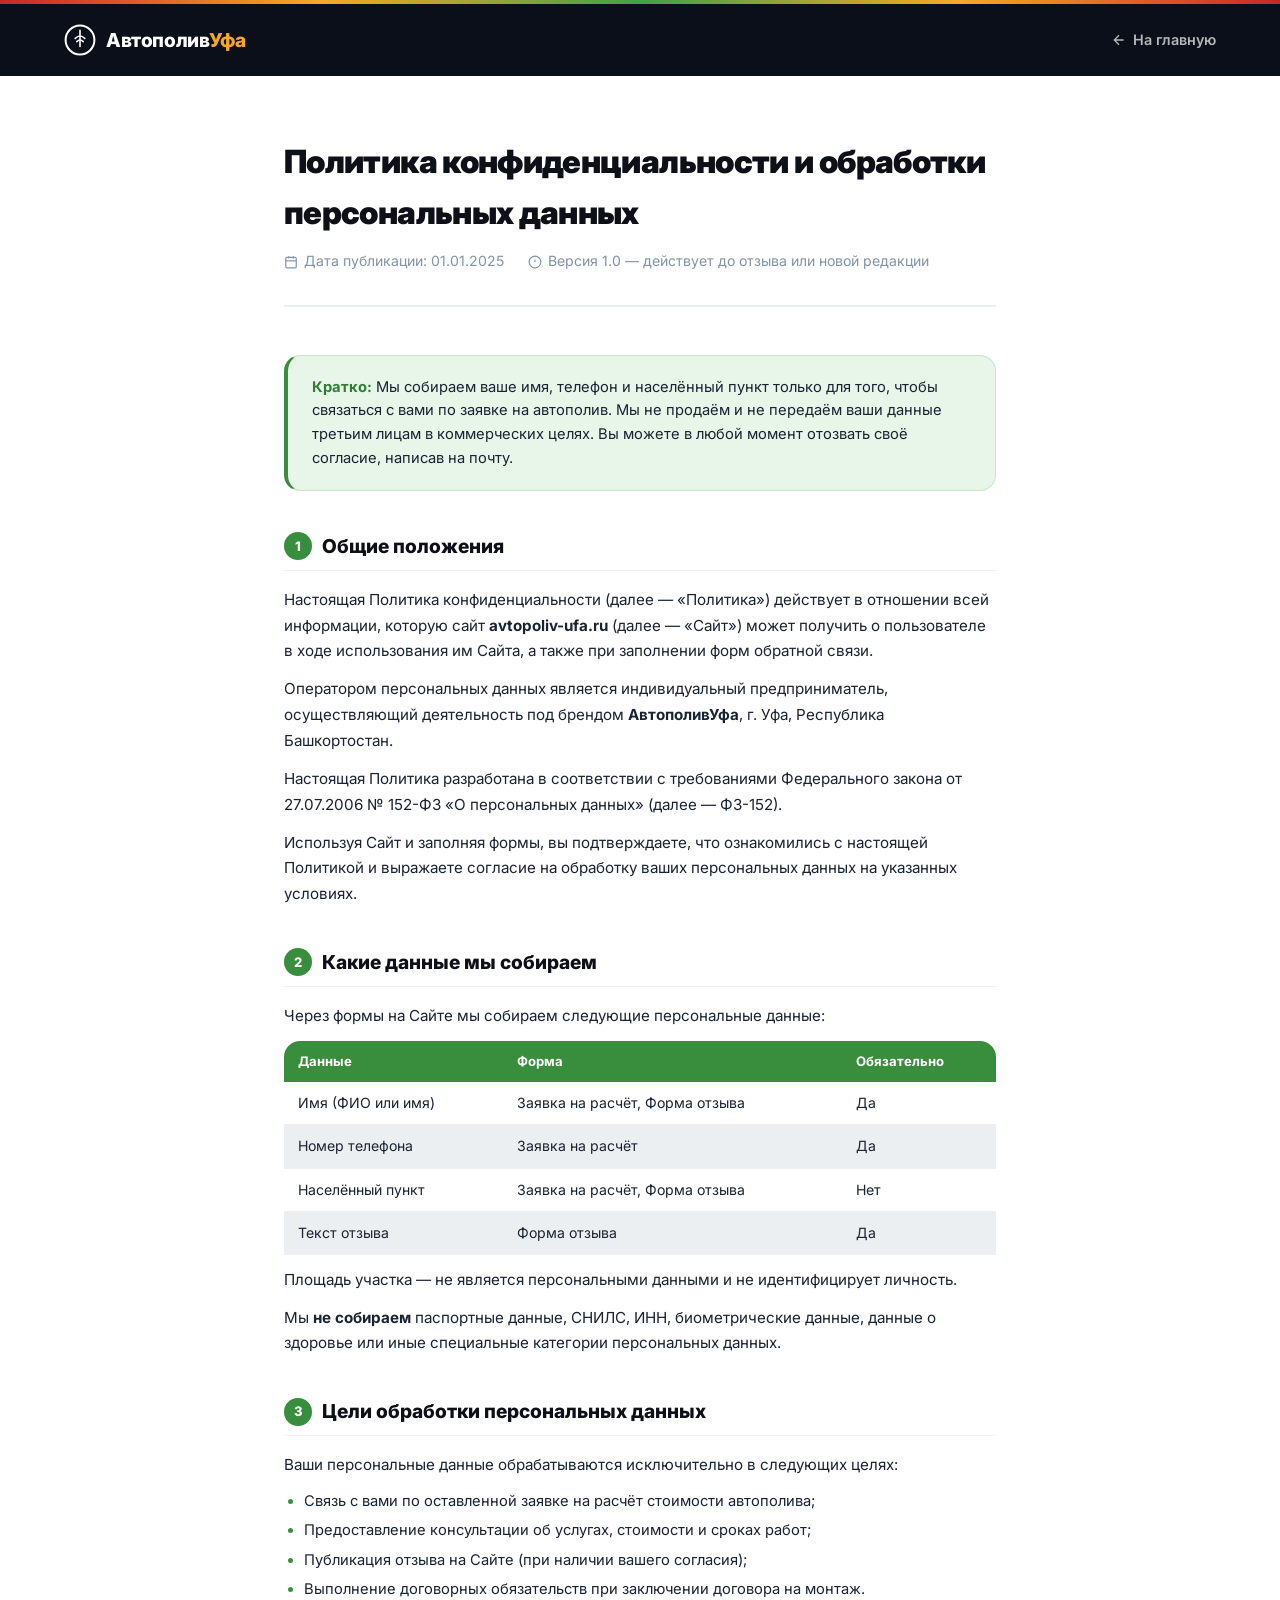
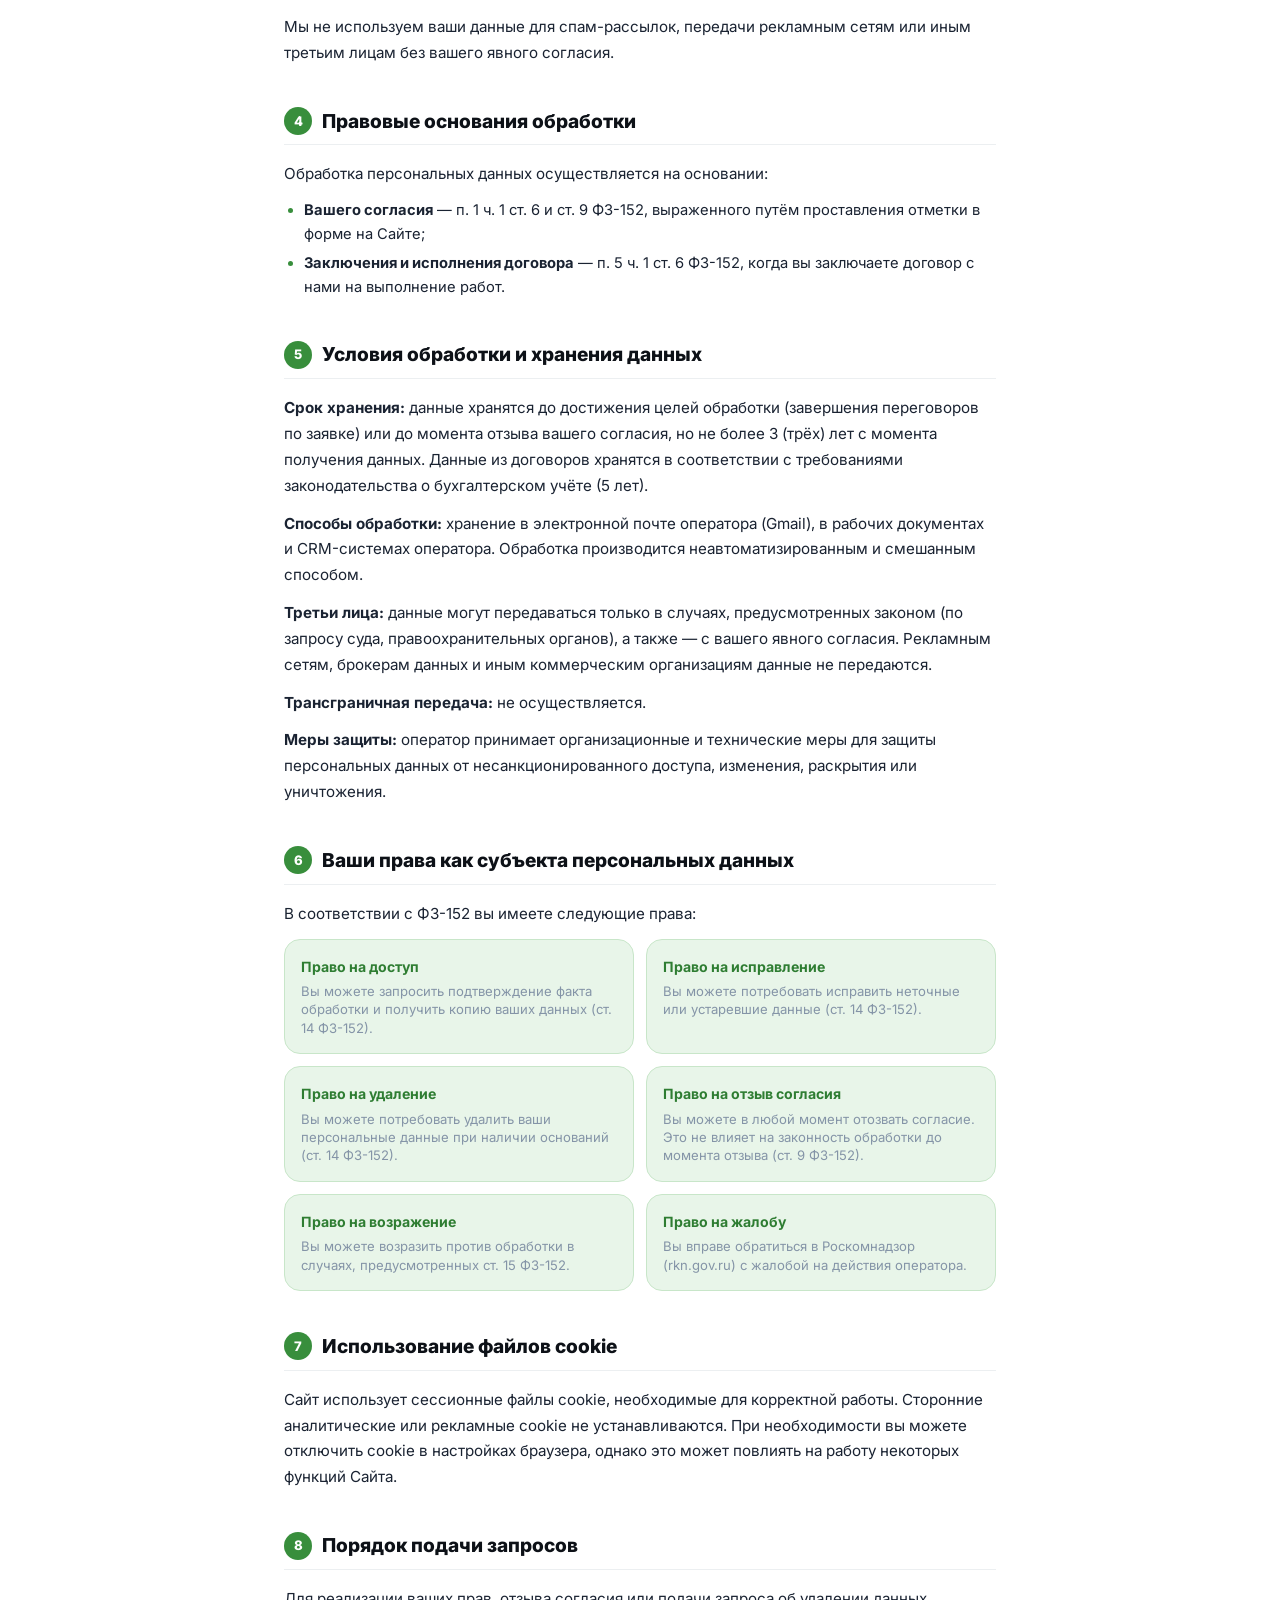
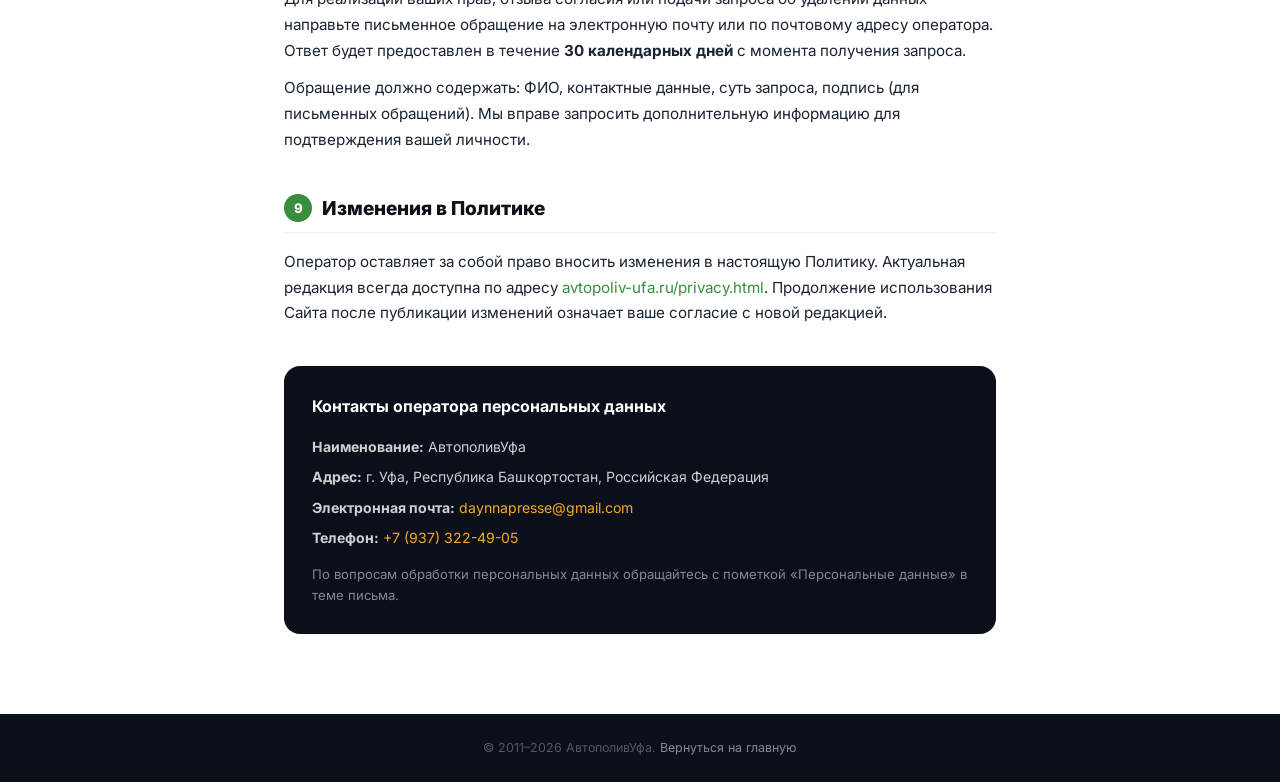
<file: privacy.html>
<!DOCTYPE html>
<html lang="ru">
<head>
    <meta charset="UTF-8">
    <meta name="viewport" content="width=device-width, initial-scale=1.0">
    <title>Политика конфиденциальности — АвтополивУфа</title>
    <meta name="robots" content="noindex,follow">
    <link rel="canonical" href="https://avtopoliv-ufa.ru/privacy.html">
    <link rel="preconnect" href="https://fonts.googleapis.com">
    <link rel="preconnect" href="https://fonts.gstatic.com" crossorigin>
    <link href="https://fonts.googleapis.com/css2?family=Inter:wght@400;500;600;700;800;900&display=swap" rel="stylesheet">
    <style>
        *,*::before,*::after{margin:0;padding:0;box-sizing:border-box}
        :root{
            --g7:#388e3c;--g8:#2e7d32;--g0:#e8f5e9;--g1:#c8e6c9;
            --t1:#0d1117;--t2:#1a2332;--t4:#546178;--t5:#8494a7;--t7:#eceff1;
            --gold:#F9A825;--d1:#0a0f1a;
            --r:16px;--ease:cubic-bezier(.4,0,.2,1)
        }
        html{scroll-behavior:smooth;font-size:16px}
        body{font-family:'Inter',-apple-system,BlinkMacSystemFont,sans-serif;color:var(--t1);background:#fff;line-height:1.6;-webkit-font-smoothing:antialiased}
        a{text-decoration:none;color:var(--g7)}
        a:hover{text-decoration:underline}
        .header{background:var(--d1);padding:0}
        .header__topline{height:4px;background:linear-gradient(90deg,#C62828,var(--gold),#43a047,var(--gold),#C62828)}
        .header__inner{max-width:1200px;margin:0 auto;padding:0 24px;display:flex;align-items:center;justify-content:space-between;height:72px}
        .logo{display:flex;align-items:center;gap:10px;font-size:1.2rem;font-weight:800;color:#fff;letter-spacing:-.02em}
        .logo__icon{width:32px;height:32px;color:#fff}
        .logo__accent{color:var(--gold)}
        .back-link{font-size:.9rem;font-weight:600;color:rgba(255,255,255,.7);display:flex;align-items:center;gap:6px;transition:color .2s}
        .back-link:hover{color:#fff;text-decoration:none}
        .back-link svg{width:16px;height:16px}
        .main{max-width:760px;margin:0 auto;padding:60px 24px 80px}
        .privacy-header{margin-bottom:48px;padding-bottom:32px;border-bottom:2px solid var(--t7)}
        .privacy-header h1{font-size:2rem;font-weight:900;color:var(--t1);margin-bottom:12px;letter-spacing:-.02em}
        .privacy-meta{font-size:.88rem;color:var(--t5);display:flex;gap:24px;flex-wrap:wrap}
        .privacy-meta span{display:flex;align-items:center;gap:6px}
        .privacy-alert{background:var(--g0);border:1px solid var(--g1);border-left:4px solid var(--g7);border-radius:var(--r);padding:20px 24px;margin-bottom:40px;font-size:.92rem;color:var(--t2);line-height:1.6}
        .privacy-alert strong{color:var(--g8)}
        .section{margin-bottom:40px}
        .section h2{font-size:1.2rem;font-weight:800;color:var(--t1);margin-bottom:16px;padding-bottom:8px;border-bottom:1px solid var(--t7);display:flex;align-items:center;gap:10px}
        .section h2 .num{display:inline-flex;align-items:center;justify-content:center;width:28px;height:28px;background:var(--g7);color:#fff;border-radius:50%;font-size:.82rem;font-weight:800;flex-shrink:0}
        .section p{font-size:.95rem;color:var(--t2);line-height:1.7;margin-bottom:12px}
        .section p:last-child{margin-bottom:0}
        .section ul{margin:8px 0 12px 0;padding-left:20px;display:flex;flex-direction:column;gap:6px}
        .section ul li{font-size:.92rem;color:var(--t2);line-height:1.6}
        .section ul li::marker{color:var(--g7)}
        .section table{width:100%;border-collapse:collapse;font-size:.88rem;margin-top:8px;margin-bottom:12px}
        .section table th{background:var(--g7);color:#fff;padding:10px 14px;text-align:left;font-weight:700;font-size:.82rem}
        .section table th:first-child{border-radius:var(--r) 0 0 0}
        .section table th:last-child{border-radius:0 var(--r) 0 0}
        .section table td{padding:10px 14px;border-bottom:1px solid var(--t7);color:var(--t2);vertical-align:top}
        .section table tr:last-child td{border-bottom:none}
        .section table tr:nth-child(even) td{background:var(--t7)}
        .rights-grid{display:grid;grid-template-columns:1fr 1fr;gap:12px;margin-top:8px}
        .right-item{background:var(--g0);border:1px solid var(--g1);border-radius:var(--r);padding:16px}
        .right-item strong{display:block;font-size:.88rem;font-weight:700;color:var(--g8);margin-bottom:4px}
        .right-item p{font-size:.82rem;color:var(--t5);line-height:1.4;margin-bottom:0}
        .contact-box{background:var(--d1);color:rgba(255,255,255,.8);border-radius:var(--r);padding:28px;margin-top:40px}
        .contact-box h3{color:#fff;font-size:1rem;font-weight:700;margin-bottom:16px}
        .contact-box a{color:var(--gold)}
        .contact-box a:hover{color:#FDD835}
        .contact-box p{font-size:.88rem;line-height:1.6;margin-bottom:8px}
        .contact-box p:last-child{margin-bottom:0}
        .footer-privacy{background:var(--d1);padding:24px;text-align:center}
        .footer-privacy p{font-size:.78rem;color:rgba(255,255,255,.3)}
        .footer-privacy a{color:rgba(255,255,255,.5)}
        @media(max-width:640px){
            .rights-grid{grid-template-columns:1fr}
            .privacy-header h1{font-size:1.5rem}
            .main{padding:40px 16px 60px}
        }
    </style>
</head>
<body>

<header class="header">
    <div class="header__topline" aria-hidden="true"></div>
    <div class="header__inner">
        <a href="index.html" class="logo">
            <svg class="logo__icon" viewBox="0 0 40 40" fill="none">
                <circle cx="20" cy="20" r="18" stroke="currentColor" stroke-width="2.5"/>
                <path d="M20 8 L20 28 M14 18 Q20 12 26 18 M16 22 Q20 18 24 22" stroke="currentColor" stroke-width="2" stroke-linecap="round"/>
            </svg>
            <span>Автополив<span class="logo__accent">Уфа</span></span>
        </a>
        <a href="index.html" class="back-link">
            <svg viewBox="0 0 24 24" fill="none" stroke="currentColor" stroke-width="2"><path d="M19 12H5M12 5l-7 7 7 7"/></svg>
            На главную
        </a>
    </div>
</header>

<main class="main">
    <div class="privacy-header">
        <h1>Политика конфиденциальности и обработки персональных данных</h1>
        <div class="privacy-meta">
            <span>
                <svg width="14" height="14" viewBox="0 0 24 24" fill="none" stroke="currentColor" stroke-width="2"><rect x="3" y="4" width="18" height="18" rx="2"/><line x1="16" y1="2" x2="16" y2="6"/><line x1="8" y1="2" x2="8" y2="6"/><line x1="3" y1="10" x2="21" y2="10"/></svg>
                Дата публикации: 01.01.2025
            </span>
            <span>
                <svg width="14" height="14" viewBox="0 0 24 24" fill="none" stroke="currentColor" stroke-width="2"><circle cx="12" cy="12" r="10"/><line x1="12" y1="8" x2="12" y2="12"/><line x1="12" y1="16" x2="12.01" y2="16"/></svg>
                Версия 1.0 — действует до отзыва или новой редакции
            </span>
        </div>
    </div>

    <div class="privacy-alert">
        <strong>Кратко:</strong> Мы собираем ваше имя, телефон и населённый пункт только для того, чтобы связаться с вами по заявке на автополив. Мы не продаём и не передаём ваши данные третьим лицам в коммерческих целях. Вы можете в любой момент отозвать своё согласие, написав на почту.
    </div>

    <div class="section">
        <h2><span class="num">1</span> Общие положения</h2>
        <p>Настоящая Политика конфиденциальности (далее — «Политика») действует в отношении всей информации, которую сайт <strong>avtopoliv-ufa.ru</strong> (далее — «Сайт») может получить о пользователе в ходе использования им Сайта, а также при заполнении форм обратной связи.</p>
        <p>Оператором персональных данных является индивидуальный предприниматель, осуществляющий деятельность под брендом <strong>АвтополивУфа</strong>, г. Уфа, Республика Башкортостан.</p>
        <p>Настоящая Политика разработана в соответствии с требованиями Федерального закона от 27.07.2006 № 152-ФЗ «О персональных данных» (далее — ФЗ-152).</p>
        <p>Используя Сайт и заполняя формы, вы подтверждаете, что ознакомились с настоящей Политикой и выражаете согласие на обработку ваших персональных данных на указанных условиях.</p>
    </div>

    <div class="section">
        <h2><span class="num">2</span> Какие данные мы собираем</h2>
        <p>Через формы на Сайте мы собираем следующие персональные данные:</p>
        <table>
            <thead>
                <tr><th>Данные</th><th>Форма</th><th>Обязательно</th></tr>
            </thead>
            <tbody>
                <tr><td>Имя (ФИО или имя)</td><td>Заявка на расчёт, Форма отзыва</td><td>Да</td></tr>
                <tr><td>Номер телефона</td><td>Заявка на расчёт</td><td>Да</td></tr>
                <tr><td>Населённый пункт</td><td>Заявка на расчёт, Форма отзыва</td><td>Нет</td></tr>
                <tr><td>Текст отзыва</td><td>Форма отзыва</td><td>Да</td></tr>
            </tbody>
        </table>
        <p>Площадь участка — не является персональными данными и не идентифицирует личность.</p>
        <p>Мы <strong>не собираем</strong> паспортные данные, СНИЛС, ИНН, биометрические данные, данные о здоровье или иные специальные категории персональных данных.</p>
    </div>

    <div class="section">
        <h2><span class="num">3</span> Цели обработки персональных данных</h2>
        <p>Ваши персональные данные обрабатываются исключительно в следующих целях:</p>
        <ul>
            <li>Связь с вами по оставленной заявке на расчёт стоимости автополива;</li>
            <li>Предоставление консультации об услугах, стоимости и сроках работ;</li>
            <li>Публикация отзыва на Сайте (при наличии вашего согласия);</li>
            <li>Выполнение договорных обязательств при заключении договора на монтаж.</li>
        </ul>
        <p>Мы не используем ваши данные для спам-рассылок, передачи рекламным сетям или иным третьим лицам без вашего явного согласия.</p>
    </div>

    <div class="section">
        <h2><span class="num">4</span> Правовые основания обработки</h2>
        <p>Обработка персональных данных осуществляется на основании:</p>
        <ul>
            <li><strong>Вашего согласия</strong> — п. 1 ч. 1 ст. 6 и ст. 9 ФЗ-152, выраженного путём проставления отметки в форме на Сайте;</li>
            <li><strong>Заключения и исполнения договора</strong> — п. 5 ч. 1 ст. 6 ФЗ-152, когда вы заключаете договор с нами на выполнение работ.</li>
        </ul>
    </div>

    <div class="section">
        <h2><span class="num">5</span> Условия обработки и хранения данных</h2>
        <p><strong>Срок хранения:</strong> данные хранятся до достижения целей обработки (завершения переговоров по заявке) или до момента отзыва вашего согласия, но не более 3 (трёх) лет с момента получения данных. Данные из договоров хранятся в соответствии с требованиями законодательства о бухгалтерском учёте (5 лет).</p>
        <p><strong>Способы обработки:</strong> хранение в электронной почте оператора (Gmail), в рабочих документах и CRM-системах оператора. Обработка производится неавтоматизированным и смешанным способом.</p>
        <p><strong>Третьи лица:</strong> данные могут передаваться только в случаях, предусмотренных законом (по запросу суда, правоохранительных органов), а также — с вашего явного согласия. Рекламным сетям, брокерам данных и иным коммерческим организациям данные не передаются.</p>
        <p><strong>Трансграничная передача:</strong> не осуществляется.</p>
        <p><strong>Меры защиты:</strong> оператор принимает организационные и технические меры для защиты персональных данных от несанкционированного доступа, изменения, раскрытия или уничтожения.</p>
    </div>

    <div class="section">
        <h2><span class="num">6</span> Ваши права как субъекта персональных данных</h2>
        <p>В соответствии с ФЗ-152 вы имеете следующие права:</p>
        <div class="rights-grid">
            <div class="right-item">
                <strong>Право на доступ</strong>
                <p>Вы можете запросить подтверждение факта обработки и получить копию ваших данных (ст. 14 ФЗ-152).</p>
            </div>
            <div class="right-item">
                <strong>Право на исправление</strong>
                <p>Вы можете потребовать исправить неточные или устаревшие данные (ст. 14 ФЗ-152).</p>
            </div>
            <div class="right-item">
                <strong>Право на удаление</strong>
                <p>Вы можете потребовать удалить ваши персональные данные при наличии оснований (ст. 14 ФЗ-152).</p>
            </div>
            <div class="right-item">
                <strong>Право на отзыв согласия</strong>
                <p>Вы можете в любой момент отозвать согласие. Это не влияет на законность обработки до момента отзыва (ст. 9 ФЗ-152).</p>
            </div>
            <div class="right-item">
                <strong>Право на возражение</strong>
                <p>Вы можете возразить против обработки в случаях, предусмотренных ст. 15 ФЗ-152.</p>
            </div>
            <div class="right-item">
                <strong>Право на жалобу</strong>
                <p>Вы вправе обратиться в Роскомнадзор (rkn.gov.ru) с жалобой на действия оператора.</p>
            </div>
        </div>
    </div>

    <div class="section">
        <h2><span class="num">7</span> Использование файлов cookie</h2>
        <p>Сайт использует сессионные файлы cookie, необходимые для корректной работы. Сторонние аналитические или рекламные cookie не устанавливаются. При необходимости вы можете отключить cookie в настройках браузера, однако это может повлиять на работу некоторых функций Сайта.</p>
    </div>

    <div class="section">
        <h2><span class="num">8</span> Порядок подачи запросов</h2>
        <p>Для реализации ваших прав, отзыва согласия или подачи запроса об удалении данных направьте письменное обращение на электронную почту или по почтовому адресу оператора. Ответ будет предоставлен в течение <strong>30 календарных дней</strong> с момента получения запроса.</p>
        <p>Обращение должно содержать: ФИО, контактные данные, суть запроса, подпись (для письменных обращений). Мы вправе запросить дополнительную информацию для подтверждения вашей личности.</p>
    </div>

    <div class="section">
        <h2><span class="num">9</span> Изменения в Политике</h2>
        <p>Оператор оставляет за собой право вносить изменения в настоящую Политику. Актуальная редакция всегда доступна по адресу <a href="https://avtopoliv-ufa.ru/privacy.html">avtopoliv-ufa.ru/privacy.html</a>. Продолжение использования Сайта после публикации изменений означает ваше согласие с новой редакцией.</p>
    </div>

    <div class="contact-box">
        <h3>Контакты оператора персональных данных</h3>
        <p><strong>Наименование:</strong> АвтополивУфа</p>
        <p><strong>Адрес:</strong> г. Уфа, Республика Башкортостан, Российская Федерация</p>
        <p><strong>Электронная почта:</strong> <a href="mailto:daynnapresse@gmail.com">daynnapresse@gmail.com</a></p>
        <p><strong>Телефон:</strong> <a href="tel:+79373224905">+7 (937) 322-49-05</a></p>
        <p style="margin-top:14px;font-size:.82rem;color:rgba(255,255,255,.5)">По вопросам обработки персональных данных обращайтесь с пометкой «Персональные данные» в теме письма.</p>
    </div>
</main>

<footer class="footer-privacy">
    <p>&copy; 2011–2026 АвтополивУфа. <a href="index.html">Вернуться на главную</a></p>
</footer>

</body>
</html>
</file>
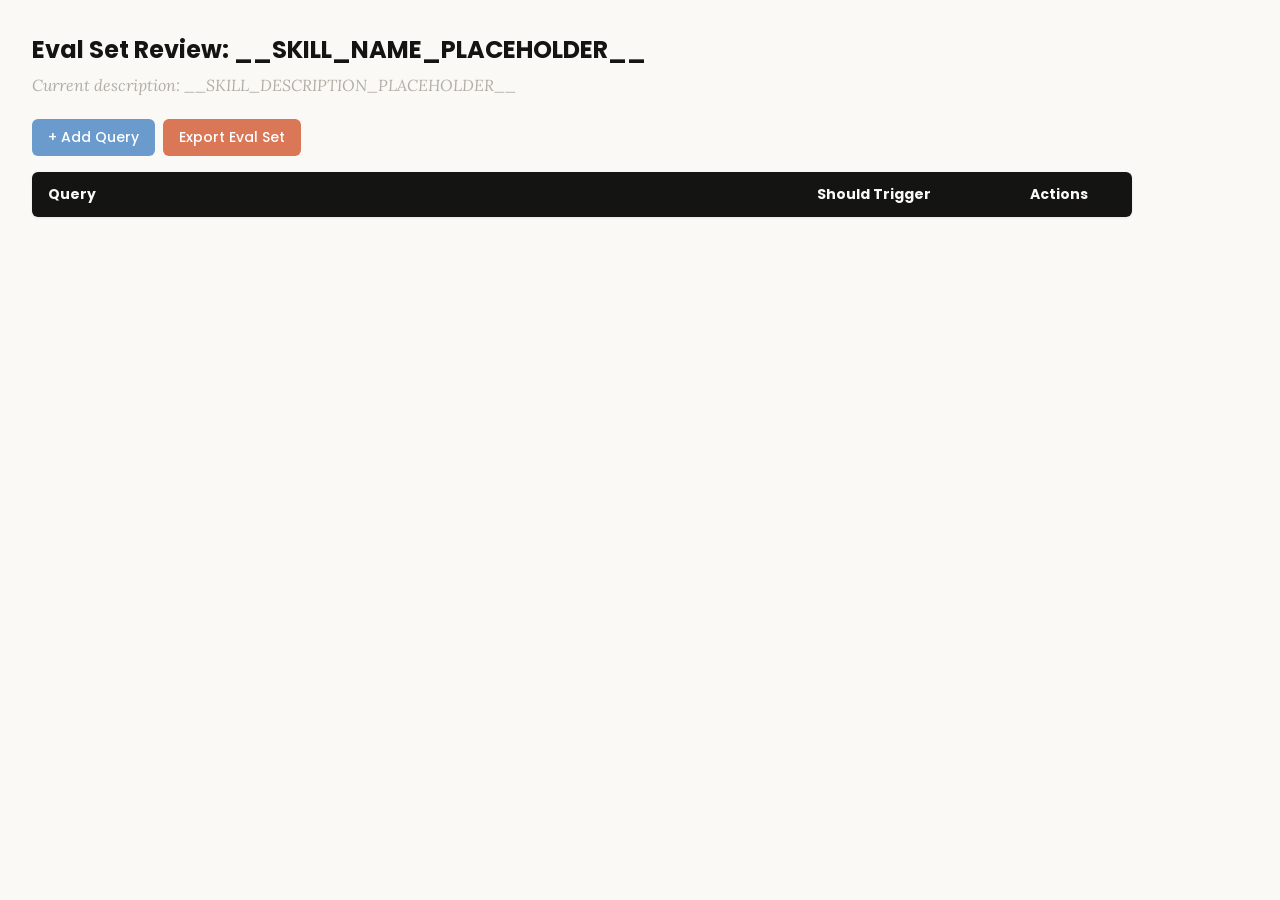
<file: .agents/skills/skill-creator/assets/eval_review.html>
<!DOCTYPE html>
<html lang="en">
<head>
  <meta charset="UTF-8">
  <meta name="viewport" content="width=device-width, initial-scale=1.0">
  <title>Eval Set Review - __SKILL_NAME_PLACEHOLDER__</title>
  <link rel="preconnect" href="https://fonts.googleapis.com">
  <link rel="preconnect" href="https://fonts.gstatic.com" crossorigin>
  <link href="https://fonts.googleapis.com/css2?family=Poppins:wght@500;600&family=Lora:wght@400;500&display=swap" rel="stylesheet">
  <style>
    * { box-sizing: border-box; margin: 0; padding: 0; }
    body { font-family: 'Lora', Georgia, serif; background: #faf9f5; padding: 2rem; color: #141413; }
    h1 { font-family: 'Poppins', sans-serif; margin-bottom: 0.5rem; font-size: 1.5rem; }
    .description { color: #b0aea5; margin-bottom: 1.5rem; font-style: italic; max-width: 900px; }
    .controls { margin-bottom: 1rem; display: flex; gap: 0.5rem; }
    .btn { font-family: 'Poppins', sans-serif; padding: 0.5rem 1rem; border: none; border-radius: 6px; cursor: pointer; font-size: 0.875rem; font-weight: 500; }
    .btn-add { background: #6a9bcc; color: white; }
    .btn-add:hover { background: #5889b8; }
    .btn-export { background: #d97757; color: white; }
    .btn-export:hover { background: #c4613f; }
    table { width: 100%; max-width: 1100px; border-collapse: collapse; background: white; border-radius: 6px; overflow: hidden; box-shadow: 0 1px 3px rgba(0,0,0,0.08); }
    th { font-family: 'Poppins', sans-serif; background: #141413; color: #faf9f5; padding: 0.75rem 1rem; text-align: left; font-size: 0.875rem; }
    td { padding: 0.75rem 1rem; border-bottom: 1px solid #e8e6dc; vertical-align: top; }
    tr:nth-child(even) td { background: #faf9f5; }
    tr:hover td { background: #f3f1ea; }
    .section-header td { background: #e8e6dc; font-family: 'Poppins', sans-serif; font-weight: 500; font-size: 0.8rem; color: #141413; text-transform: uppercase; letter-spacing: 0.05em; }
    .query-input { width: 100%; padding: 0.4rem; border: 1px solid #e8e6dc; border-radius: 4px; font-size: 0.875rem; font-family: 'Lora', Georgia, serif; resize: vertical; min-height: 60px; }
    .query-input:focus { outline: none; border-color: #d97757; box-shadow: 0 0 0 2px rgba(217,119,87,0.15); }
    .toggle { position: relative; display: inline-block; width: 44px; height: 24px; }
    .toggle input { opacity: 0; width: 0; height: 0; }
    .toggle .slider { position: absolute; inset: 0; background: #b0aea5; border-radius: 24px; cursor: pointer; transition: 0.2s; }
    .toggle .slider::before { content: ""; position: absolute; width: 18px; height: 18px; left: 3px; bottom: 3px; background: white; border-radius: 50%; transition: 0.2s; }
    .toggle input:checked + .slider { background: #d97757; }
    .toggle input:checked + .slider::before { transform: translateX(20px); }
    .btn-delete { background: #c44; color: white; padding: 0.3rem 0.6rem; border: none; border-radius: 4px; cursor: pointer; font-size: 0.75rem; font-family: 'Poppins', sans-serif; }
    .btn-delete:hover { background: #a33; }
    .summary { margin-top: 1rem; color: #b0aea5; font-size: 0.875rem; }
  </style>
</head>
<body>
  <h1>Eval Set Review: <span id="skill-name">__SKILL_NAME_PLACEHOLDER__</span></h1>
  <p class="description">Current description: <span id="skill-desc">__SKILL_DESCRIPTION_PLACEHOLDER__</span></p>

  <div class="controls">
    <button class="btn btn-add" onclick="addRow()">+ Add Query</button>
    <button class="btn btn-export" onclick="exportEvalSet()">Export Eval Set</button>
  </div>

  <table>
    <thead>
      <tr>
        <th style="width:65%">Query</th>
        <th style="width:18%">Should Trigger</th>
        <th style="width:10%">Actions</th>
      </tr>
    </thead>
    <tbody id="eval-body"></tbody>
  </table>

  <p class="summary" id="summary"></p>

  <script>
    const EVAL_DATA = __EVAL_DATA_PLACEHOLDER__;

    let evalItems = [...EVAL_DATA];

    function render() {
      const tbody = document.getElementById('eval-body');
      tbody.innerHTML = '';

      // Sort: should-trigger first, then should-not-trigger
      const sorted = evalItems
        .map((item, origIdx) => ({ ...item, origIdx }))
        .sort((a, b) => (b.should_trigger ? 1 : 0) - (a.should_trigger ? 1 : 0));

      let lastGroup = null;
      sorted.forEach(item => {
        const group = item.should_trigger ? 'trigger' : 'no-trigger';
        if (group !== lastGroup) {
          const headerRow = document.createElement('tr');
          headerRow.className = 'section-header';
          headerRow.innerHTML = `<td colspan="3">${item.should_trigger ? 'Should Trigger' : 'Should NOT Trigger'}</td>`;
          tbody.appendChild(headerRow);
          lastGroup = group;
        }

        const idx = item.origIdx;
        const tr = document.createElement('tr');
        tr.innerHTML = `
          <td><textarea class="query-input" onchange="updateQuery(${idx}, this.value)">${escapeHtml(item.query)}</textarea></td>
          <td>
            <label class="toggle">
              <input type="checkbox" ${item.should_trigger ? 'checked' : ''} onchange="updateTrigger(${idx}, this.checked)">
              <span class="slider"></span>
            </label>
            <span style="margin-left:8px;font-size:0.8rem;color:#b0aea5">${item.should_trigger ? 'Yes' : 'No'}</span>
          </td>
          <td><button class="btn-delete" onclick="deleteRow(${idx})">Delete</button></td>
        `;
        tbody.appendChild(tr);
      });
      updateSummary();
    }

    function escapeHtml(text) {
      const div = document.createElement('div');
      div.textContent = text;
      return div.innerHTML;
    }

    function updateQuery(idx, value) { evalItems[idx].query = value; updateSummary(); }
    function updateTrigger(idx, value) { evalItems[idx].should_trigger = value; render(); }
    function deleteRow(idx) { evalItems.splice(idx, 1); render(); }

    function addRow() {
      evalItems.push({ query: '', should_trigger: true });
      render();
      const inputs = document.querySelectorAll('.query-input');
      inputs[inputs.length - 1].focus();
    }

    function updateSummary() {
      const trigger = evalItems.filter(i => i.should_trigger).length;
      const noTrigger = evalItems.filter(i => !i.should_trigger).length;
      document.getElementById('summary').textContent =
        `${evalItems.length} queries total: ${trigger} should trigger, ${noTrigger} should not trigger`;
    }

    function exportEvalSet() {
      const valid = evalItems.filter(i => i.query.trim() !== '');
      const data = valid.map(i => ({ query: i.query.trim(), should_trigger: i.should_trigger }));
      const blob = new Blob([JSON.stringify(data, null, 2)], { type: 'application/json' });
      const url = URL.createObjectURL(blob);
      const a = document.createElement('a');
      a.href = url;
      a.download = 'eval_set.json';
      document.body.appendChild(a);
      a.click();
      document.body.removeChild(a);
      URL.revokeObjectURL(url);
    }

    render();
  </script>
</body>
</html>
</file>
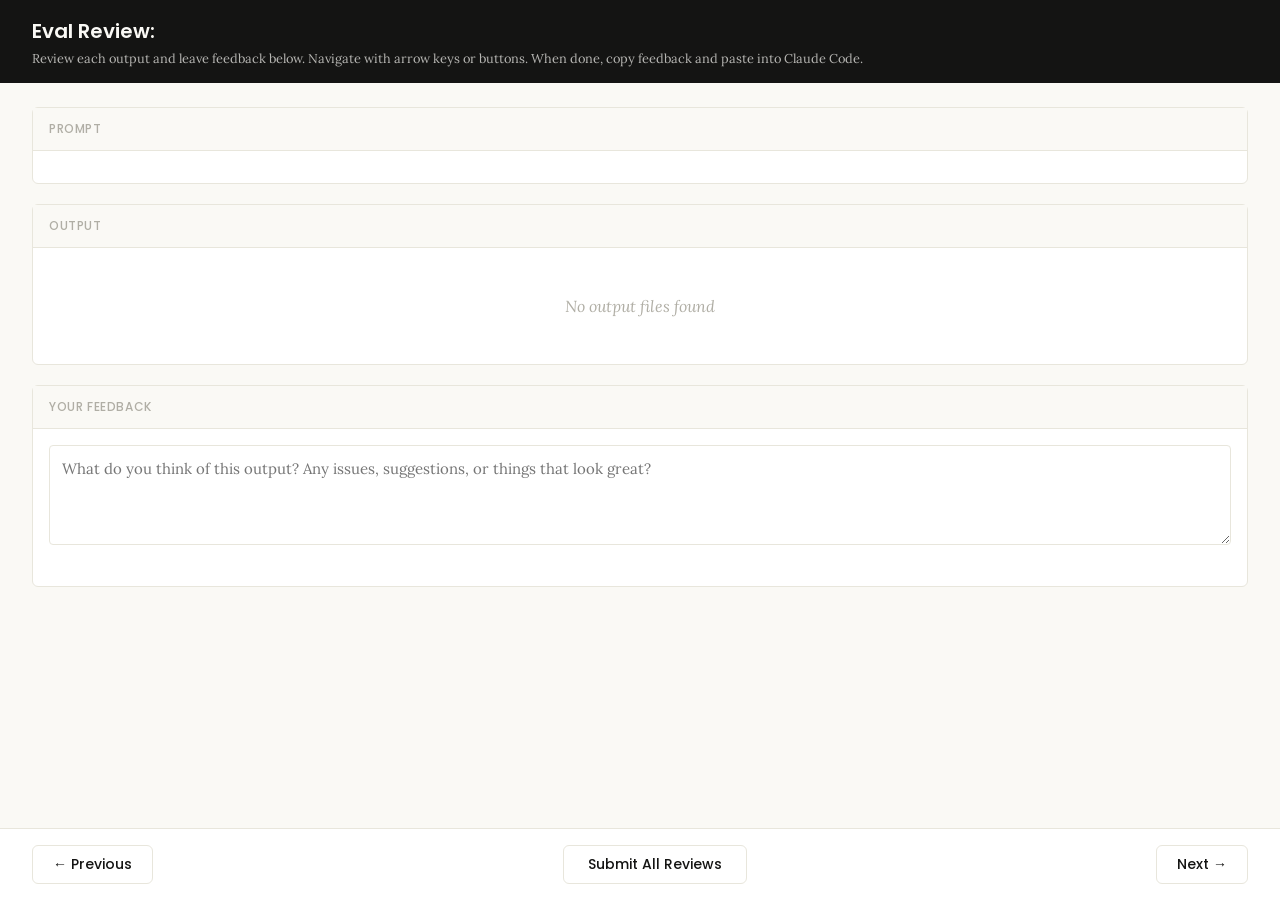
<file: .agents/skills/skill-creator/eval-viewer/viewer.html>
<!DOCTYPE html>
<html lang="en">
<head>
  <meta charset="UTF-8">
  <meta name="viewport" content="width=device-width, initial-scale=1.0">
  <title>Eval Review</title>
  <link rel="preconnect" href="https://fonts.googleapis.com">
  <link rel="preconnect" href="https://fonts.gstatic.com" crossorigin>
  <link href="https://fonts.googleapis.com/css2?family=Poppins:wght@500;600&family=Lora:wght@400;500&display=swap" rel="stylesheet">
  <script src="https://cdn.sheetjs.com/xlsx-0.20.3/package/dist/xlsx.full.min.js" integrity="sha384-EnyY0/GSHQGSxSgMwaIPzSESbqoOLSexfnSMN2AP+39Ckmn92stwABZynq1JyzdT" crossorigin="anonymous"></script>
  <style>
    :root {
      --bg: #faf9f5;
      --surface: #ffffff;
      --border: #e8e6dc;
      --text: #141413;
      --text-muted: #b0aea5;
      --accent: #d97757;
      --accent-hover: #c4613f;
      --green: #788c5d;
      --green-bg: #eef2e8;
      --red: #c44;
      --red-bg: #fceaea;
      --header-bg: #141413;
      --header-text: #faf9f5;
      --radius: 6px;
    }

    * { box-sizing: border-box; margin: 0; padding: 0; }

    body {
      font-family: 'Lora', Georgia, serif;
      background: var(--bg);
      color: var(--text);
      height: 100vh;
      display: flex;
      flex-direction: column;
    }

    /* ---- Header ---- */
    .header {
      background: var(--header-bg);
      color: var(--header-text);
      padding: 1rem 2rem;
      display: flex;
      justify-content: space-between;
      align-items: center;
      flex-shrink: 0;
    }
    .header h1 {
      font-family: 'Poppins', sans-serif;
      font-size: 1.25rem;
      font-weight: 600;
    }
    .header .instructions {
      font-size: 0.8rem;
      opacity: 0.7;
      margin-top: 0.25rem;
    }
    .header .progress {
      font-size: 0.875rem;
      opacity: 0.8;
      text-align: right;
    }

    /* ---- Main content ---- */
    .main {
      flex: 1;
      overflow-y: auto;
      padding: 1.5rem 2rem;
      display: flex;
      flex-direction: column;
      gap: 1.25rem;
    }

    /* ---- Sections ---- */
    .section {
      background: var(--surface);
      border: 1px solid var(--border);
      border-radius: var(--radius);
      flex-shrink: 0;
    }
    .section-header {
      font-family: 'Poppins', sans-serif;
      padding: 0.75rem 1rem;
      font-size: 0.75rem;
      font-weight: 500;
      text-transform: uppercase;
      letter-spacing: 0.05em;
      color: var(--text-muted);
      border-bottom: 1px solid var(--border);
      background: var(--bg);
    }
    .section-body {
      padding: 1rem;
    }

    /* ---- Config badge ---- */
    .config-badge {
      display: inline-block;
      padding: 0.2rem 0.625rem;
      border-radius: 9999px;
      font-family: 'Poppins', sans-serif;
      font-size: 0.6875rem;
      font-weight: 600;
      text-transform: uppercase;
      letter-spacing: 0.03em;
      margin-left: 0.75rem;
      vertical-align: middle;
    }
    .config-badge.config-primary {
      background: rgba(33, 150, 243, 0.12);
      color: #1976d2;
    }
    .config-badge.config-baseline {
      background: rgba(255, 193, 7, 0.15);
      color: #f57f17;
    }

    /* ---- Prompt ---- */
    .prompt-text {
      white-space: pre-wrap;
      font-size: 0.9375rem;
      line-height: 1.6;
    }

    /* ---- Outputs ---- */
    .output-file {
      border: 1px solid var(--border);
      border-radius: var(--radius);
      overflow: hidden;
    }
    .output-file + .output-file {
      margin-top: 1rem;
    }
    .output-file-header {
      padding: 0.5rem 0.75rem;
      font-size: 0.8rem;
      font-weight: 600;
      color: var(--text-muted);
      background: var(--bg);
      border-bottom: 1px solid var(--border);
      font-family: 'SF Mono', SFMono-Regular, Consolas, 'Liberation Mono', Menlo, monospace;
      display: flex;
      justify-content: space-between;
      align-items: center;
    }
    .output-file-header .dl-btn {
      font-size: 0.7rem;
      color: var(--accent);
      text-decoration: none;
      cursor: pointer;
      font-family: -apple-system, BlinkMacSystemFont, 'Segoe UI', sans-serif;
      font-weight: 500;
      opacity: 0.8;
    }
    .output-file-header .dl-btn:hover {
      opacity: 1;
      text-decoration: underline;
    }
    .output-file-content {
      padding: 0.75rem;
      overflow-x: auto;
    }
    .output-file-content pre {
      font-size: 0.8125rem;
      line-height: 1.5;
      white-space: pre-wrap;
      word-break: break-word;
      font-family: 'SF Mono', SFMono-Regular, Consolas, 'Liberation Mono', Menlo, monospace;
    }
    .output-file-content img {
      max-width: 100%;
      height: auto;
      border-radius: 4px;
    }
    .output-file-content iframe {
      width: 100%;
      height: 600px;
      border: none;
    }
    .output-file-content table {
      border-collapse: collapse;
      font-size: 0.8125rem;
      width: 100%;
    }
    .output-file-content table td,
    .output-file-content table th {
      border: 1px solid var(--border);
      padding: 0.375rem 0.5rem;
      text-align: left;
    }
    .output-file-content table th {
      background: var(--bg);
      font-weight: 600;
    }
    .output-file-content .download-link {
      display: inline-flex;
      align-items: center;
      gap: 0.5rem;
      padding: 0.5rem 1rem;
      background: var(--bg);
      border: 1px solid var(--border);
      border-radius: 4px;
      color: var(--accent);
      text-decoration: none;
      font-size: 0.875rem;
      cursor: pointer;
    }
    .output-file-content .download-link:hover {
      background: var(--border);
    }
    .empty-state {
      color: var(--text-muted);
      font-style: italic;
      padding: 2rem;
      text-align: center;
    }

    /* ---- Feedback ---- */
    .prev-feedback {
      background: var(--bg);
      border: 1px solid var(--border);
      border-radius: 4px;
      padding: 0.625rem 0.75rem;
      margin-top: 0.75rem;
      font-size: 0.8125rem;
      color: var(--text-muted);
      line-height: 1.5;
    }
    .prev-feedback-label {
      font-size: 0.7rem;
      font-weight: 600;
      text-transform: uppercase;
      letter-spacing: 0.04em;
      margin-bottom: 0.25rem;
      color: var(--text-muted);
    }
    .feedback-textarea {
      width: 100%;
      min-height: 100px;
      padding: 0.75rem;
      border: 1px solid var(--border);
      border-radius: 4px;
      font-family: inherit;
      font-size: 0.9375rem;
      line-height: 1.5;
      resize: vertical;
      color: var(--text);
    }
    .feedback-textarea:focus {
      outline: none;
      border-color: var(--accent);
      box-shadow: 0 0 0 3px rgba(37, 99, 235, 0.1);
    }
    .feedback-status {
      font-size: 0.75rem;
      color: var(--text-muted);
      margin-top: 0.5rem;
      min-height: 1.1em;
    }

    /* ---- Grades (collapsible) ---- */
    .grades-toggle {
      display: flex;
      align-items: center;
      cursor: pointer;
      user-select: none;
    }
    .grades-toggle:hover {
      color: var(--accent);
    }
    .grades-toggle .arrow {
      margin-right: 0.5rem;
      transition: transform 0.15s;
      font-size: 0.75rem;
    }
    .grades-toggle .arrow.open {
      transform: rotate(90deg);
    }
    .grades-content {
      display: none;
      margin-top: 0.75rem;
    }
    .grades-content.open {
      display: block;
    }
    .grades-summary {
      font-size: 0.875rem;
      margin-bottom: 0.75rem;
      display: flex;
      align-items: center;
      gap: 0.5rem;
    }
    .grade-badge {
      display: inline-block;
      padding: 0.125rem 0.5rem;
      border-radius: 9999px;
      font-size: 0.75rem;
      font-weight: 600;
    }
    .grade-pass { background: var(--green-bg); color: var(--green); }
    .grade-fail { background: var(--red-bg); color: var(--red); }
    .assertion-list {
      list-style: none;
    }
    .assertion-item {
      padding: 0.625rem 0;
      border-bottom: 1px solid var(--border);
      font-size: 0.8125rem;
    }
    .assertion-item:last-child { border-bottom: none; }
    .assertion-status {
      font-weight: 600;
      margin-right: 0.5rem;
    }
    .assertion-status.pass { color: var(--green); }
    .assertion-status.fail { color: var(--red); }
    .assertion-evidence {
      color: var(--text-muted);
      font-size: 0.75rem;
      margin-top: 0.25rem;
      padding-left: 1.5rem;
    }

    /* ---- View tabs ---- */
    .view-tabs {
      display: flex;
      gap: 0;
      padding: 0 2rem;
      background: var(--bg);
      border-bottom: 1px solid var(--border);
      flex-shrink: 0;
    }
    .view-tab {
      font-family: 'Poppins', sans-serif;
      padding: 0.625rem 1.25rem;
      font-size: 0.8125rem;
      font-weight: 500;
      cursor: pointer;
      border: none;
      background: none;
      color: var(--text-muted);
      border-bottom: 2px solid transparent;
      transition: all 0.15s;
    }
    .view-tab:hover { color: var(--text); }
    .view-tab.active {
      color: var(--accent);
      border-bottom-color: var(--accent);
    }
    .view-panel { display: none; }
    .view-panel.active { display: flex; flex-direction: column; flex: 1; overflow: hidden; }

    /* ---- Benchmark view ---- */
    .benchmark-view {
      padding: 1.5rem 2rem;
      overflow-y: auto;
      flex: 1;
    }
    .benchmark-table {
      border-collapse: collapse;
      background: var(--surface);
      border: 1px solid var(--border);
      border-radius: var(--radius);
      font-size: 0.8125rem;
      width: 100%;
      margin-bottom: 1.5rem;
    }
    .benchmark-table th, .benchmark-table td {
      padding: 0.625rem 0.75rem;
      text-align: left;
      border: 1px solid var(--border);
    }
    .benchmark-table th {
      font-family: 'Poppins', sans-serif;
      background: var(--header-bg);
      color: var(--header-text);
      font-weight: 500;
      font-size: 0.75rem;
      text-transform: uppercase;
      letter-spacing: 0.04em;
    }
    .benchmark-table tr:hover { background: var(--bg); }
    .benchmark-table tr.benchmark-row-with { background: rgba(33, 150, 243, 0.06); }
    .benchmark-table tr.benchmark-row-without { background: rgba(255, 193, 7, 0.06); }
    .benchmark-table tr.benchmark-row-with:hover { background: rgba(33, 150, 243, 0.12); }
    .benchmark-table tr.benchmark-row-without:hover { background: rgba(255, 193, 7, 0.12); }
    .benchmark-table tr.benchmark-row-avg { font-weight: 600; border-top: 2px solid var(--border); }
    .benchmark-table tr.benchmark-row-avg.benchmark-row-with { background: rgba(33, 150, 243, 0.12); }
    .benchmark-table tr.benchmark-row-avg.benchmark-row-without { background: rgba(255, 193, 7, 0.12); }
    .benchmark-delta-positive { color: var(--green); font-weight: 600; }
    .benchmark-delta-negative { color: var(--red); font-weight: 600; }
    .benchmark-notes {
      background: var(--surface);
      border: 1px solid var(--border);
      border-radius: var(--radius);
      padding: 1rem;
    }
    .benchmark-notes h3 {
      font-family: 'Poppins', sans-serif;
      font-size: 0.875rem;
      margin-bottom: 0.75rem;
    }
    .benchmark-notes ul {
      list-style: disc;
      padding-left: 1.25rem;
    }
    .benchmark-notes li {
      font-size: 0.8125rem;
      line-height: 1.6;
      margin-bottom: 0.375rem;
    }
    .benchmark-empty {
      color: var(--text-muted);
      font-style: italic;
      text-align: center;
      padding: 3rem;
    }

    /* ---- Navigation ---- */
    .nav {
      display: flex;
      justify-content: space-between;
      align-items: center;
      padding: 1rem 2rem;
      border-top: 1px solid var(--border);
      background: var(--surface);
      flex-shrink: 0;
    }
    .nav-btn {
      font-family: 'Poppins', sans-serif;
      padding: 0.5rem 1.25rem;
      border: 1px solid var(--border);
      border-radius: var(--radius);
      background: var(--surface);
      cursor: pointer;
      font-size: 0.875rem;
      font-weight: 500;
      color: var(--text);
      transition: all 0.15s;
    }
    .nav-btn:hover:not(:disabled) {
      background: var(--bg);
      border-color: var(--text-muted);
    }
    .nav-btn:disabled {
      opacity: 0.4;
      cursor: not-allowed;
    }
    .done-btn {
      font-family: 'Poppins', sans-serif;
      padding: 0.5rem 1.5rem;
      border: 1px solid var(--border);
      border-radius: var(--radius);
      background: var(--surface);
      color: var(--text);
      cursor: pointer;
      font-size: 0.875rem;
      font-weight: 500;
      transition: all 0.15s;
    }
    .done-btn:hover {
      background: var(--bg);
      border-color: var(--text-muted);
    }
    .done-btn.ready {
      border: none;
      background: var(--accent);
      color: white;
      font-weight: 600;
    }
    .done-btn.ready:hover {
      background: var(--accent-hover);
    }
    /* ---- Done overlay ---- */
    .done-overlay {
      display: none;
      position: fixed;
      inset: 0;
      background: rgba(0, 0, 0, 0.5);
      z-index: 100;
      justify-content: center;
      align-items: center;
    }
    .done-overlay.visible {
      display: flex;
    }
    .done-card {
      background: var(--surface);
      border-radius: 12px;
      padding: 2rem 3rem;
      text-align: center;
      box-shadow: 0 20px 60px rgba(0, 0, 0, 0.3);
      max-width: 500px;
    }
    .done-card h2 {
      font-size: 1.5rem;
      margin-bottom: 0.5rem;
    }
    .done-card p {
      color: var(--text-muted);
      margin-bottom: 1.5rem;
      line-height: 1.5;
    }
    .done-card .btn-row {
      display: flex;
      gap: 0.5rem;
      justify-content: center;
    }
    .done-card button {
      padding: 0.5rem 1.25rem;
      border: 1px solid var(--border);
      border-radius: var(--radius);
      background: var(--surface);
      cursor: pointer;
      font-size: 0.875rem;
    }
    .done-card button:hover {
      background: var(--bg);
    }
    /* ---- Toast ---- */
    .toast {
      position: fixed;
      bottom: 5rem;
      left: 50%;
      transform: translateX(-50%);
      background: var(--header-bg);
      color: var(--header-text);
      padding: 0.625rem 1.25rem;
      border-radius: var(--radius);
      font-size: 0.875rem;
      opacity: 0;
      transition: opacity 0.3s;
      pointer-events: none;
      z-index: 200;
    }
    .toast.visible {
      opacity: 1;
    }
  </style>
</head>
<body>
  <div id="app" style="height:100vh; display:flex; flex-direction:column;">
    <div class="header">
      <div>
        <h1>Eval Review: <span id="skill-name"></span></h1>
        <div class="instructions">Review each output and leave feedback below. Navigate with arrow keys or buttons. When done, copy feedback and paste into Claude Code.</div>
      </div>
      <div class="progress" id="progress"></div>
    </div>

    <!-- View tabs (only shown when benchmark data exists) -->
    <div class="view-tabs" id="view-tabs" style="display:none;">
      <button class="view-tab active" onclick="switchView('outputs')">Outputs</button>
      <button class="view-tab" onclick="switchView('benchmark')">Benchmark</button>
    </div>

    <!-- Outputs panel (qualitative review) -->
    <div class="view-panel active" id="panel-outputs">
    <div class="main">
      <!-- Prompt -->
      <div class="section">
        <div class="section-header">Prompt <span class="config-badge" id="config-badge" style="display:none;"></span></div>
        <div class="section-body">
          <div class="prompt-text" id="prompt-text"></div>
        </div>
      </div>

      <!-- Outputs -->
      <div class="section">
        <div class="section-header">Output</div>
        <div class="section-body" id="outputs-body">
          <div class="empty-state">No output files found</div>
        </div>
      </div>

      <!-- Previous Output (collapsible) -->
      <div class="section" id="prev-outputs-section" style="display:none;">
        <div class="section-header">
          <div class="grades-toggle" onclick="togglePrevOutputs()">
            <span class="arrow" id="prev-outputs-arrow">&#9654;</span>
            Previous Output
          </div>
        </div>
        <div class="grades-content" id="prev-outputs-content"></div>
      </div>

      <!-- Grades (collapsible) -->
      <div class="section" id="grades-section" style="display:none;">
        <div class="section-header">
          <div class="grades-toggle" onclick="toggleGrades()">
            <span class="arrow" id="grades-arrow">&#9654;</span>
            Formal Grades
          </div>
        </div>
        <div class="grades-content" id="grades-content"></div>
      </div>

      <!-- Feedback -->
      <div class="section">
        <div class="section-header">Your Feedback</div>
        <div class="section-body">
          <textarea
            class="feedback-textarea"
            id="feedback"
            placeholder="What do you think of this output? Any issues, suggestions, or things that look great?"
          ></textarea>
          <div class="feedback-status" id="feedback-status"></div>
          <div class="prev-feedback" id="prev-feedback" style="display:none;">
            <div class="prev-feedback-label">Previous feedback</div>
            <div id="prev-feedback-text"></div>
          </div>
        </div>
      </div>
    </div>

    <div class="nav" id="outputs-nav">
      <button class="nav-btn" id="prev-btn" onclick="navigate(-1)">&#8592; Previous</button>
      <button class="done-btn" id="done-btn" onclick="showDoneDialog()">Submit All Reviews</button>
      <button class="nav-btn" id="next-btn" onclick="navigate(1)">Next &#8594;</button>
    </div>
    </div><!-- end panel-outputs -->

    <!-- Benchmark panel (quantitative stats) -->
    <div class="view-panel" id="panel-benchmark">
      <div class="benchmark-view" id="benchmark-content">
        <div class="benchmark-empty">No benchmark data available. Run a benchmark to see quantitative results here.</div>
      </div>
    </div>
  </div>

  <!-- Done overlay -->
  <div class="done-overlay" id="done-overlay">
    <div class="done-card">
      <h2>Review Complete</h2>
      <p>Your feedback has been saved. Go back to your Claude Code session and tell Claude you're done reviewing.</p>
      <div class="btn-row">
        <button onclick="closeDoneDialog()">OK</button>
      </div>
    </div>
  </div>

  <!-- Toast -->
  <div class="toast" id="toast"></div>

  <script>
    // ---- Embedded data (injected by generate_review.py) ----
    /*__EMBEDDED_DATA__*/

    // ---- State ----
    let feedbackMap = {};  // run_id -> feedback text
    let currentIndex = 0;
    let visitedRuns = new Set();

    // ---- Init ----
    async function init() {
      // Load saved feedback from server — but only if this isn't a fresh
      // iteration (indicated by previous_feedback being present). When
      // previous feedback exists, the feedback.json on disk is stale from
      // the prior iteration and should not pre-fill the textareas.
      const hasPrevious = Object.keys(EMBEDDED_DATA.previous_feedback || {}).length > 0
        || Object.keys(EMBEDDED_DATA.previous_outputs || {}).length > 0;
      if (!hasPrevious) {
        try {
          const resp = await fetch("/api/feedback");
          const data = await resp.json();
          if (data.reviews) {
            for (const r of data.reviews) feedbackMap[r.run_id] = r.feedback;
          }
        } catch { /* first run, no feedback yet */ }
      }

      document.getElementById("skill-name").textContent = EMBEDDED_DATA.skill_name;
      showRun(0);

      // Wire up feedback auto-save
      const textarea = document.getElementById("feedback");
      let saveTimeout = null;
      textarea.addEventListener("input", () => {
        clearTimeout(saveTimeout);
        document.getElementById("feedback-status").textContent = "";
        saveTimeout = setTimeout(() => saveCurrentFeedback(), 800);
      });
    }

    // ---- Navigation ----
    function navigate(delta) {
      const newIndex = currentIndex + delta;
      if (newIndex >= 0 && newIndex < EMBEDDED_DATA.runs.length) {
        saveCurrentFeedback();
        showRun(newIndex);
      }
    }

    function updateNavButtons() {
      document.getElementById("prev-btn").disabled = currentIndex === 0;
      document.getElementById("next-btn").disabled =
        currentIndex === EMBEDDED_DATA.runs.length - 1;
    }

    // ---- Show a run ----
    function showRun(index) {
      currentIndex = index;
      const run = EMBEDDED_DATA.runs[index];

      // Progress
      document.getElementById("progress").textContent =
        `${index + 1} of ${EMBEDDED_DATA.runs.length}`;

      // Prompt
      document.getElementById("prompt-text").textContent = run.prompt;

      // Config badge
      const badge = document.getElementById("config-badge");
      const configMatch = run.id.match(/(with_skill|without_skill|new_skill|old_skill)/);
      if (configMatch) {
        const config = configMatch[1];
        const isBaseline = config === "without_skill" || config === "old_skill";
        badge.textContent = config.replace(/_/g, " ");
        badge.className = "config-badge " + (isBaseline ? "config-baseline" : "config-primary");
        badge.style.display = "inline-block";
      } else {
        badge.style.display = "none";
      }

      // Outputs
      renderOutputs(run);

      // Previous outputs
      renderPrevOutputs(run);

      // Grades
      renderGrades(run);

      // Previous feedback
      const prevFb = (EMBEDDED_DATA.previous_feedback || {})[run.id];
      const prevEl = document.getElementById("prev-feedback");
      if (prevFb) {
        document.getElementById("prev-feedback-text").textContent = prevFb;
        prevEl.style.display = "block";
      } else {
        prevEl.style.display = "none";
      }

      // Feedback
      document.getElementById("feedback").value = feedbackMap[run.id] || "";
      document.getElementById("feedback-status").textContent = "";

      updateNavButtons();

      // Track visited runs and promote done button when all visited
      visitedRuns.add(index);
      const doneBtn = document.getElementById("done-btn");
      if (visitedRuns.size >= EMBEDDED_DATA.runs.length) {
        doneBtn.classList.add("ready");
      }

      // Scroll main content to top
      document.querySelector(".main").scrollTop = 0;
    }

    // ---- Render outputs ----
    function renderOutputs(run) {
      const container = document.getElementById("outputs-body");
      container.innerHTML = "";

      const outputs = run.outputs || [];
      if (outputs.length === 0) {
        container.innerHTML = '<div class="empty-state">No output files</div>';
        return;
      }

      for (const file of outputs) {
        const fileDiv = document.createElement("div");
        fileDiv.className = "output-file";

        // Always show file header with download link
        const header = document.createElement("div");
        header.className = "output-file-header";
        const nameSpan = document.createElement("span");
        nameSpan.textContent = file.name;
        header.appendChild(nameSpan);
        const dlBtn = document.createElement("a");
        dlBtn.className = "dl-btn";
        dlBtn.textContent = "Download";
        dlBtn.download = file.name;
        dlBtn.href = getDownloadUri(file);
        header.appendChild(dlBtn);
        fileDiv.appendChild(header);

        const content = document.createElement("div");
        content.className = "output-file-content";

        if (file.type === "text") {
          const pre = document.createElement("pre");
          pre.textContent = file.content;
          content.appendChild(pre);
        } else if (file.type === "image") {
          const img = document.createElement("img");
          img.src = file.data_uri;
          img.alt = file.name;
          content.appendChild(img);
        } else if (file.type === "pdf") {
          const iframe = document.createElement("iframe");
          iframe.src = file.data_uri;
          content.appendChild(iframe);
        } else if (file.type === "xlsx") {
          renderXlsx(content, file.data_b64);
        } else if (file.type === "binary") {
          const a = document.createElement("a");
          a.className = "download-link";
          a.href = file.data_uri;
          a.download = file.name;
          a.textContent = "Download " + file.name;
          content.appendChild(a);
        } else if (file.type === "error") {
          const pre = document.createElement("pre");
          pre.textContent = file.content;
          pre.style.color = "var(--red)";
          content.appendChild(pre);
        }

        fileDiv.appendChild(content);
        container.appendChild(fileDiv);
      }
    }

    // ---- XLSX rendering via SheetJS ----
    function renderXlsx(container, b64Data) {
      try {
        const raw = Uint8Array.from(atob(b64Data), c => c.charCodeAt(0));
        const wb = XLSX.read(raw, { type: "array" });

        for (let i = 0; i < wb.SheetNames.length; i++) {
          const sheetName = wb.SheetNames[i];
          const ws = wb.Sheets[sheetName];

          if (wb.SheetNames.length > 1) {
            const sheetLabel = document.createElement("div");
            sheetLabel.style.cssText =
              "font-weight:600; font-size:0.8rem; color:#b0aea5; margin-top:0.5rem; margin-bottom:0.25rem;";
            sheetLabel.textContent = "Sheet: " + sheetName;
            container.appendChild(sheetLabel);
          }

          const htmlStr = XLSX.utils.sheet_to_html(ws, { editable: false });
          const wrapper = document.createElement("div");
          wrapper.innerHTML = htmlStr;
          container.appendChild(wrapper);
        }
      } catch (err) {
        container.textContent = "Error rendering spreadsheet: " + err.message;
      }
    }

    // ---- Grades ----
    function renderGrades(run) {
      const section = document.getElementById("grades-section");
      const content = document.getElementById("grades-content");

      if (!run.grading) {
        section.style.display = "none";
        return;
      }

      const grading = run.grading;
      section.style.display = "block";
      // Reset to collapsed
      content.classList.remove("open");
      document.getElementById("grades-arrow").classList.remove("open");

      const summary = grading.summary || {};
      const expectations = grading.expectations || [];

      let html = '<div style="padding: 1rem;">';

      // Summary line
      const passRate = summary.pass_rate != null
        ? Math.round(summary.pass_rate * 100) + "%"
        : "?";
      const badgeClass = summary.pass_rate >= 0.8 ? "grade-pass" : summary.pass_rate >= 0.5 ? "" : "grade-fail";
      html += '<div class="grades-summary">';
      html += '<span class="grade-badge ' + badgeClass + '">' + passRate + '</span>';
      html += '<span>' + (summary.passed || 0) + ' passed, ' + (summary.failed || 0) + ' failed of ' + (summary.total || 0) + '</span>';
      html += '</div>';

      // Assertions list
      html += '<ul class="assertion-list">';
      for (const exp of expectations) {
        const statusClass = exp.passed ? "pass" : "fail";
        const statusIcon = exp.passed ? "\u2713" : "\u2717";
        html += '<li class="assertion-item">';
        html += '<span class="assertion-status ' + statusClass + '">' + statusIcon + '</span>';
        html += '<span>' + escapeHtml(exp.text) + '</span>';
        if (exp.evidence) {
          html += '<div class="assertion-evidence">' + escapeHtml(exp.evidence) + '</div>';
        }
        html += '</li>';
      }
      html += '</ul>';

      html += '</div>';
      content.innerHTML = html;
    }

    function toggleGrades() {
      const content = document.getElementById("grades-content");
      const arrow = document.getElementById("grades-arrow");
      content.classList.toggle("open");
      arrow.classList.toggle("open");
    }

    // ---- Previous outputs (collapsible) ----
    function renderPrevOutputs(run) {
      const section = document.getElementById("prev-outputs-section");
      const content = document.getElementById("prev-outputs-content");
      const prevOutputs = (EMBEDDED_DATA.previous_outputs || {})[run.id];

      if (!prevOutputs || prevOutputs.length === 0) {
        section.style.display = "none";
        return;
      }

      section.style.display = "block";
      // Reset to collapsed
      content.classList.remove("open");
      document.getElementById("prev-outputs-arrow").classList.remove("open");

      // Render the files into the content area
      content.innerHTML = "";
      const wrapper = document.createElement("div");
      wrapper.style.padding = "1rem";

      for (const file of prevOutputs) {
        const fileDiv = document.createElement("div");
        fileDiv.className = "output-file";

        const header = document.createElement("div");
        header.className = "output-file-header";
        const nameSpan = document.createElement("span");
        nameSpan.textContent = file.name;
        header.appendChild(nameSpan);
        const dlBtn = document.createElement("a");
        dlBtn.className = "dl-btn";
        dlBtn.textContent = "Download";
        dlBtn.download = file.name;
        dlBtn.href = getDownloadUri(file);
        header.appendChild(dlBtn);
        fileDiv.appendChild(header);

        const fc = document.createElement("div");
        fc.className = "output-file-content";

        if (file.type === "text") {
          const pre = document.createElement("pre");
          pre.textContent = file.content;
          fc.appendChild(pre);
        } else if (file.type === "image") {
          const img = document.createElement("img");
          img.src = file.data_uri;
          img.alt = file.name;
          fc.appendChild(img);
        } else if (file.type === "pdf") {
          const iframe = document.createElement("iframe");
          iframe.src = file.data_uri;
          fc.appendChild(iframe);
        } else if (file.type === "xlsx") {
          renderXlsx(fc, file.data_b64);
        } else if (file.type === "binary") {
          const a = document.createElement("a");
          a.className = "download-link";
          a.href = file.data_uri;
          a.download = file.name;
          a.textContent = "Download " + file.name;
          fc.appendChild(a);
        }

        fileDiv.appendChild(fc);
        wrapper.appendChild(fileDiv);
      }

      content.appendChild(wrapper);
    }

    function togglePrevOutputs() {
      const content = document.getElementById("prev-outputs-content");
      const arrow = document.getElementById("prev-outputs-arrow");
      content.classList.toggle("open");
      arrow.classList.toggle("open");
    }

    // ---- Feedback (saved to server -> feedback.json) ----
    function saveCurrentFeedback() {
      const run = EMBEDDED_DATA.runs[currentIndex];
      const text = document.getElementById("feedback").value;

      if (text.trim() === "") {
        delete feedbackMap[run.id];
      } else {
        feedbackMap[run.id] = text;
      }

      // Build reviews array from map
      const reviews = [];
      for (const [run_id, feedback] of Object.entries(feedbackMap)) {
        if (feedback.trim()) {
          reviews.push({ run_id, feedback, timestamp: new Date().toISOString() });
        }
      }

      fetch("/api/feedback", {
        method: "POST",
        headers: { "Content-Type": "application/json" },
        body: JSON.stringify({ reviews, status: "in_progress" }),
      }).then(() => {
        document.getElementById("feedback-status").textContent = "Saved";
      }).catch(() => {
        // Static mode or server unavailable — no-op on auto-save,
        // feedback will be downloaded on final submit
        document.getElementById("feedback-status").textContent = "Will download on submit";
      });
    }

    // ---- Done ----
    function showDoneDialog() {
      // Save current textarea to feedbackMap (but don't POST yet)
      const run = EMBEDDED_DATA.runs[currentIndex];
      const text = document.getElementById("feedback").value;
      if (text.trim() === "") {
        delete feedbackMap[run.id];
      } else {
        feedbackMap[run.id] = text;
      }

      // POST once with status: complete — include ALL runs so the model
      // can distinguish "no feedback" (looks good) from "not reviewed"
      const reviews = [];
      const ts = new Date().toISOString();
      for (const r of EMBEDDED_DATA.runs) {
        reviews.push({ run_id: r.id, feedback: feedbackMap[r.id] || "", timestamp: ts });
      }
      const payload = JSON.stringify({ reviews, status: "complete" }, null, 2);
      fetch("/api/feedback", {
        method: "POST",
        headers: { "Content-Type": "application/json" },
        body: payload,
      }).then(() => {
        document.getElementById("done-overlay").classList.add("visible");
      }).catch(() => {
        // Server not available (static mode) — download as file
        const blob = new Blob([payload], { type: "application/json" });
        const url = URL.createObjectURL(blob);
        const a = document.createElement("a");
        a.href = url;
        a.download = "feedback.json";
        a.click();
        URL.revokeObjectURL(url);
        document.getElementById("done-overlay").classList.add("visible");
      });
    }

    function closeDoneDialog() {
      // Reset status back to in_progress
      saveCurrentFeedback();
      document.getElementById("done-overlay").classList.remove("visible");
    }

    // ---- Toast ----
    function showToast(message) {
      const toast = document.getElementById("toast");
      toast.textContent = message;
      toast.classList.add("visible");
      setTimeout(() => toast.classList.remove("visible"), 2000);
    }

    // ---- Keyboard nav ----
    document.addEventListener("keydown", (e) => {
      // Don't capture when typing in textarea
      if (e.target.tagName === "TEXTAREA") return;

      if (e.key === "ArrowLeft" || e.key === "ArrowUp") {
        e.preventDefault();
        navigate(-1);
      } else if (e.key === "ArrowRight" || e.key === "ArrowDown") {
        e.preventDefault();
        navigate(1);
      }
    });

    // ---- Util ----
    function getDownloadUri(file) {
      if (file.data_uri) return file.data_uri;
      if (file.data_b64) return "data:application/octet-stream;base64," + file.data_b64;
      if (file.type === "text") return "data:text/plain;charset=utf-8," + encodeURIComponent(file.content);
      return "#";
    }

    function escapeHtml(text) {
      const div = document.createElement("div");
      div.textContent = text;
      return div.innerHTML;
    }

    // ---- View switching ----
    function switchView(view) {
      document.querySelectorAll(".view-tab").forEach(t => t.classList.remove("active"));
      document.querySelectorAll(".view-panel").forEach(p => p.classList.remove("active"));
      document.querySelector(`[onclick="switchView('${view}')"]`).classList.add("active");
      document.getElementById("panel-" + view).classList.add("active");
    }

    // ---- Benchmark rendering ----
    function renderBenchmark() {
      const data = EMBEDDED_DATA.benchmark;
      if (!data) return;

      // Show the tabs
      document.getElementById("view-tabs").style.display = "flex";

      const container = document.getElementById("benchmark-content");
      const summary = data.run_summary || {};
      const metadata = data.metadata || {};
      const notes = data.notes || [];

      let html = "";

      // Header
      html += "<h2 style='font-family: Poppins, sans-serif; margin-bottom: 0.5rem;'>Benchmark Results</h2>";
      html += "<p style='color: var(--text-muted); font-size: 0.875rem; margin-bottom: 1.25rem;'>";
      if (metadata.skill_name) html += "<strong>" + escapeHtml(metadata.skill_name) + "</strong> &mdash; ";
      if (metadata.timestamp) html += metadata.timestamp + " &mdash; ";
      if (metadata.evals_run) html += "Evals: " + metadata.evals_run.join(", ") + " &mdash; ";
      html += (metadata.runs_per_configuration || "?") + " runs per configuration";
      html += "</p>";

      // Summary table
      html += '<table class="benchmark-table">';

      function fmtStat(stat, pct) {
        if (!stat) return "—";
        const suffix = pct ? "%" : "";
        const m = pct ? (stat.mean * 100).toFixed(0) : stat.mean.toFixed(1);
        const s = pct ? (stat.stddev * 100).toFixed(0) : stat.stddev.toFixed(1);
        return m + suffix + " ± " + s + suffix;
      }

      function deltaClass(val) {
        if (!val) return "";
        const n = parseFloat(val);
        if (n > 0) return "benchmark-delta-positive";
        if (n < 0) return "benchmark-delta-negative";
        return "";
      }

      // Discover config names dynamically (everything except "delta")
      const configs = Object.keys(summary).filter(k => k !== "delta");
      const configA = configs[0] || "config_a";
      const configB = configs[1] || "config_b";
      const labelA = configA.replace(/_/g, " ").replace(/\b\w/g, c => c.toUpperCase());
      const labelB = configB.replace(/_/g, " ").replace(/\b\w/g, c => c.toUpperCase());
      const a = summary[configA] || {};
      const b = summary[configB] || {};
      const delta = summary.delta || {};

      html += "<thead><tr><th>Metric</th><th>" + escapeHtml(labelA) + "</th><th>" + escapeHtml(labelB) + "</th><th>Delta</th></tr></thead>";
      html += "<tbody>";

      html += "<tr><td><strong>Pass Rate</strong></td>";
      html += "<td>" + fmtStat(a.pass_rate, true) + "</td>";
      html += "<td>" + fmtStat(b.pass_rate, true) + "</td>";
      html += '<td class="' + deltaClass(delta.pass_rate) + '">' + (delta.pass_rate || "—") + "</td></tr>";

      // Time (only show row if data exists)
      if (a.time_seconds || b.time_seconds) {
        html += "<tr><td><strong>Time (s)</strong></td>";
        html += "<td>" + fmtStat(a.time_seconds, false) + "</td>";
        html += "<td>" + fmtStat(b.time_seconds, false) + "</td>";
        html += '<td class="' + deltaClass(delta.time_seconds) + '">' + (delta.time_seconds ? delta.time_seconds + "s" : "—") + "</td></tr>";
      }

      // Tokens (only show row if data exists)
      if (a.tokens || b.tokens) {
        html += "<tr><td><strong>Tokens</strong></td>";
        html += "<td>" + fmtStat(a.tokens, false) + "</td>";
        html += "<td>" + fmtStat(b.tokens, false) + "</td>";
        html += '<td class="' + deltaClass(delta.tokens) + '">' + (delta.tokens || "—") + "</td></tr>";
      }

      html += "</tbody></table>";

      // Per-eval breakdown (if runs data available)
      const runs = data.runs || [];
      if (runs.length > 0) {
        const evalIds = [...new Set(runs.map(r => r.eval_id))].sort((a, b) => a - b);

        html += "<h3 style='font-family: Poppins, sans-serif; margin-bottom: 0.75rem;'>Per-Eval Breakdown</h3>";

        const hasTime = runs.some(r => r.result && r.result.time_seconds != null);
        const hasErrors = runs.some(r => r.result && r.result.errors > 0);

        for (const evalId of evalIds) {
          const evalRuns = runs.filter(r => r.eval_id === evalId);
          const evalName = evalRuns[0] && evalRuns[0].eval_name ? evalRuns[0].eval_name : "Eval " + evalId;

          html += "<h4 style='font-family: Poppins, sans-serif; margin: 1rem 0 0.5rem; color: var(--text);'>" + escapeHtml(evalName) + "</h4>";
          html += '<table class="benchmark-table">';
          html += "<thead><tr><th>Config</th><th>Run</th><th>Pass Rate</th>";
          if (hasTime) html += "<th>Time (s)</th>";
          if (hasErrors) html += "<th>Crashes During Execution</th>";
          html += "</tr></thead>";
          html += "<tbody>";

          // Group by config and render with average rows
          const configGroups = [...new Set(evalRuns.map(r => r.configuration))];
          for (let ci = 0; ci < configGroups.length; ci++) {
            const config = configGroups[ci];
            const configRuns = evalRuns.filter(r => r.configuration === config);
            if (configRuns.length === 0) continue;

            const rowClass = ci === 0 ? "benchmark-row-with" : "benchmark-row-without";
            const configLabel = config.replace(/_/g, " ").replace(/\b\w/g, c => c.toUpperCase());

            for (const run of configRuns) {
              const r = run.result || {};
              const prClass = r.pass_rate >= 0.8 ? "benchmark-delta-positive" : r.pass_rate < 0.5 ? "benchmark-delta-negative" : "";
              html += '<tr class="' + rowClass + '">';
              html += "<td>" + configLabel + "</td>";
              html += "<td>" + run.run_number + "</td>";
              html += '<td class="' + prClass + '">' + ((r.pass_rate || 0) * 100).toFixed(0) + "% (" + (r.passed || 0) + "/" + (r.total || 0) + ")</td>";
              if (hasTime) html += "<td>" + (r.time_seconds != null ? r.time_seconds.toFixed(1) : "—") + "</td>";
              if (hasErrors) html += "<td>" + (r.errors || 0) + "</td>";
              html += "</tr>";
            }

            // Average row
            const rates = configRuns.map(r => (r.result || {}).pass_rate || 0);
            const avgRate = rates.reduce((a, b) => a + b, 0) / rates.length;
            const avgPrClass = avgRate >= 0.8 ? "benchmark-delta-positive" : avgRate < 0.5 ? "benchmark-delta-negative" : "";
            html += '<tr class="benchmark-row-avg ' + rowClass + '">';
            html += "<td>" + configLabel + "</td>";
            html += "<td>Avg</td>";
            html += '<td class="' + avgPrClass + '">' + (avgRate * 100).toFixed(0) + "%</td>";
            if (hasTime) {
              const times = configRuns.map(r => (r.result || {}).time_seconds).filter(t => t != null);
              html += "<td>" + (times.length ? (times.reduce((a, b) => a + b, 0) / times.length).toFixed(1) : "—") + "</td>";
            }
            if (hasErrors) html += "<td></td>";
            html += "</tr>";
          }
          html += "</tbody></table>";

          // Per-assertion detail for this eval
          const runsWithExpectations = {};
          for (const config of configGroups) {
            runsWithExpectations[config] = evalRuns.filter(r => r.configuration === config && r.expectations && r.expectations.length > 0);
          }
          const hasAnyExpectations = Object.values(runsWithExpectations).some(runs => runs.length > 0);
          if (hasAnyExpectations) {
            // Collect all unique assertion texts across all configs
            const allAssertions = [];
            const seen = new Set();
            for (const config of configGroups) {
              for (const run of runsWithExpectations[config]) {
                for (const exp of (run.expectations || [])) {
                  if (!seen.has(exp.text)) {
                    seen.add(exp.text);
                    allAssertions.push(exp.text);
                  }
                }
              }
            }

            html += '<table class="benchmark-table" style="margin-top: 0.5rem;">';
            html += "<thead><tr><th>Assertion</th>";
            for (const config of configGroups) {
              const label = config.replace(/_/g, " ").replace(/\b\w/g, c => c.toUpperCase());
              html += "<th>" + escapeHtml(label) + "</th>";
            }
            html += "</tr></thead><tbody>";

            for (const assertionText of allAssertions) {
              html += "<tr><td>" + escapeHtml(assertionText) + "</td>";

              for (const config of configGroups) {
                html += "<td>";
                for (const run of runsWithExpectations[config]) {
                  const exp = (run.expectations || []).find(e => e.text === assertionText);
                  if (exp) {
                    const cls = exp.passed ? "benchmark-delta-positive" : "benchmark-delta-negative";
                    const icon = exp.passed ? "\u2713" : "\u2717";
                    html += '<span class="' + cls + '" title="Run ' + run.run_number + ': ' + escapeHtml(exp.evidence || "") + '">' + icon + "</span> ";
                  } else {
                    html += "— ";
                  }
                }
                html += "</td>";
              }
              html += "</tr>";
            }
            html += "</tbody></table>";
          }
        }
      }

      // Notes
      if (notes.length > 0) {
        html += '<div class="benchmark-notes">';
        html += "<h3>Analysis Notes</h3>";
        html += "<ul>";
        for (const note of notes) {
          html += "<li>" + escapeHtml(note) + "</li>";
        }
        html += "</ul></div>";
      }

      container.innerHTML = html;
    }

    // ---- Start ----
    init();
    renderBenchmark();
  </script>
</body>
</html>
</file>
<file: style.css>
*,*::before,*::after{margin:0;padding:0;box-sizing:border-box}
:root{
--g9:#1b5e20;--g8:#2e7d32;--g7:#388e3c;--g6:#43a047;--g5:#4caf50;--g4:#66bb6a;--g3:#81c784;--g2:#a5d6a7;--g1:#c8e6c9;--g0:#e8f5e9;
--red:#C62828;--red-l:#EF5350;--gold:#F9A825;--gold-l:#FDD835;--amber:#FF8F00;
--d1:#0a0f1a;--d2:#131b2e;--d3:#1c2842;--d4:#2a3a5c;--d5:#3d5278;
--t1:#0d1117;--t2:#1a2332;--t3:#2d3a4e;--t4:#546178;--t5:#8494a7;--t6:#b0bec5;--t7:#eceff1;
--w:#fff;--sh-s:0 2px 8px rgba(0,0,0,.1);--sh-m:0 8px 30px rgba(0,0,0,.12);--sh-l:0 20px 60px rgba(0,0,0,.15);--sh-xl:0 32px 80px rgba(0,0,0,.18);
--r:16px;--r-l:24px;--ease:cubic-bezier(.4,0,.2,1)
}
html{scroll-behavior:smooth;font-size:16px}
body{font-family:'Inter',-apple-system,BlinkMacSystemFont,sans-serif;color:var(--t1);background:var(--w);line-height:1.6;-webkit-font-smoothing:antialiased;overflow-x:hidden}
a{text-decoration:none;color:inherit}ul{list-style:none}img,svg{display:block;max-width:100%}
.container{max-width:1200px;margin:0 auto;padding:0 24px}
.svg-defs{position:absolute;width:0;height:0;overflow:hidden;pointer-events:none}

.header{position:fixed;top:0;left:0;right:0;z-index:100;transition:all .4s var(--ease)}
.header.scrolled{background:rgba(255,255,255,.97);backdrop-filter:blur(20px);border-bottom:1px solid rgba(0,0,0,.06)}
.header.scrolled .logo{color:var(--t1)}
.header.scrolled .logo__icon{color:var(--g7)}
.header.scrolled .nav__links a{color:var(--t4)}
.header.scrolled .nav__links a:hover{color:var(--g7)}
.header.scrolled .header__phone{color:var(--g7)}
.header.scrolled .burger span{background:var(--t1)}
.header__topline{height:4px;background:linear-gradient(90deg,var(--red),var(--gold),var(--g6),var(--gold),var(--red))}
.header__inner{display:flex;align-items:center;justify-content:space-between;height:72px}
.logo{display:flex;align-items:center;gap:10px;font-size:1.3rem;font-weight:800;color:var(--w);letter-spacing:-.02em;transition:color .3s}
.logo__icon{width:36px;height:36px;color:var(--w);transition:color .3s}
.logo__accent{color:var(--gold)}
.nav{display:flex;gap:28px}
.nav__header,.nav__footer{display:none}
.nav__links{display:flex;gap:28px}
.nav__links a{font-size:.88rem;font-weight:600;color:rgba(255,255,255,.85);transition:color .3s;position:relative;padding:4px 0}
.nav__links a::after{content:'';position:absolute;bottom:0;left:0;width:0;height:2px;background:var(--gold);border-radius:1px;transition:width .3s var(--ease)}
.nav__links a:hover{color:var(--w)}
.nav__links a:hover::after{width:100%}
.header__phone{display:flex;align-items:center;gap:8px;font-weight:700;font-size:.95rem;color:var(--w);transition:color .3s}
.header__phone:hover{color:var(--gold-l)}
.header__chats{display:flex;gap:8px;align-items:center}
.header__chat{width:32px;height:32px;border-radius:50%;background:rgba(255,255,255,.15);display:flex;align-items:center;justify-content:center;color:var(--w);transition:all .3s;overflow:hidden}
.header__chat svg{width:18px;height:18px}
.header__chat img{width:18px;height:18px;object-fit:contain}
.header__chat:hover{background:rgba(255,255,255,.3);transform:scale(1.1)}
.header__chat--max{padding:4px}
.header.scrolled .header__chat{background:var(--g0);color:var(--g7)}
.header.scrolled .header__chat:hover{background:var(--g7);color:var(--w)}
.burger{display:none;flex-direction:column;gap:5px;background:none;border:none;cursor:pointer;padding:4px}
.burger span{display:block;width:24px;height:2.5px;background:var(--w);border-radius:2px;transition:all .3s var(--ease)}
.header.scrolled .burger span{background:var(--t1)}
body.nav-open{overflow:hidden}

.hero{position:relative;min-height:100vh;display:flex;align-items:center;padding:100px 0 60px;overflow:hidden;background:#1b5e20}
.hero__scene{position:absolute;inset:0;z-index:0}
.hero__scene svg{width:100%;height:100%;object-fit:cover}
.hero__overlay{position:absolute;inset:0;z-index:1;background:linear-gradient(135deg,rgba(27,94,32,.72) 0%,rgba(46,125,50,.55) 40%,rgba(27,94,32,.65) 70%,rgba(13,51,17,.75) 100%)}
.hero__inner{position:relative;z-index:3;max-width:680px}
.hero__badge{display:inline-flex;align-items:center;gap:6px;background:rgba(249,168,37,.2);backdrop-filter:blur(8px);border:1px solid rgba(249,168,37,.35);color:var(--gold-l);padding:8px 18px;border-radius:30px;font-size:.85rem;font-weight:600;margin-bottom:24px}
.hero__badge svg{flex-shrink:0}
.hero h1{font-size:3.5rem;font-weight:900;line-height:1.1;color:var(--w);margin-bottom:24px;letter-spacing:-.03em}
.hero__highlight{background:linear-gradient(135deg,var(--gold),var(--gold-l));-webkit-background-clip:text;-webkit-text-fill-color:transparent;background-clip:text}
.hero__subtitle{font-size:1.2rem;color:rgba(255,255,255,.8);line-height:1.7;margin-bottom:36px;max-width:520px}
.hero__actions{display:flex;gap:16px;flex-wrap:wrap;margin-bottom:56px}
.hero__stats{display:flex;align-items:flex-start;gap:32px}
.hero__stat-value{display:flex;align-items:baseline;gap:0}
.hero__stat-value strong{font-size:2.2rem;font-weight:900;color:var(--w);line-height:1.1}
.hero__stat-plus{font-size:2.2rem;font-weight:900;color:var(--w);line-height:1.1}
.hero__stat-label{display:block;font-size:.85rem;color:rgba(255,255,255,.6);margin-top:4px}
.hero__stat-divider{width:1px;height:40px;background:rgba(255,255,255,.2);margin-top:10px}
.hero__mobile-bar{display:none;align-items:center;justify-content:space-between;margin-top:32px;padding:14px 20px;background:rgba(255,255,255,.1);backdrop-filter:blur(8px);border:1px solid rgba(255,255,255,.15);border-radius:var(--r)}
.hero__mobile-phone{display:flex;align-items:center;gap:8px;color:var(--w);font-weight:700;font-size:.95rem;white-space:nowrap}
.hero__mobile-chats{display:flex;gap:10px}
.hero__mobile-chat{width:40px;height:40px;border-radius:50%;background:rgba(255,255,255,.15);display:flex;align-items:center;justify-content:center;color:var(--w);transition:all .3s;overflow:hidden}
.hero__mobile-chat svg{width:20px;height:20px}
.hero__mobile-chat img{width:20px;height:20px;object-fit:contain}
.hero__mobile-chat:hover{background:rgba(255,255,255,.3);transform:scale(1.1)}
.hero__mobile-chat--max{padding:6px}
.hero__scroll-hint{position:absolute;bottom:30px;left:50%;transform:translateX(-50%);z-index:2;color:rgba(255,255,255,.4);animation:bounce 2s infinite;width:36px;height:36px}
@keyframes bounce{0%,100%{transform:translateX(-50%) translateY(0)}50%{transform:translateX(-50%) translateY(8px)}}

.btn{display:inline-flex;align-items:center;justify-content:center;gap:8px;padding:14px 28px;border-radius:var(--r);font-size:.95rem;font-weight:700;cursor:pointer;transition:all .3s var(--ease);border:none;letter-spacing:-.01em}
.btn--lg{padding:16px 32px;font-size:1rem}
.btn--wide{width:100%}
.btn--primary{background:var(--g7);color:var(--w)}
.btn--primary:hover{background:var(--g8);transform:translateY(-2px)}
.btn--ghost{background:rgba(255,255,255,.12);color:var(--w);border:2px solid rgba(255,255,255,.3);backdrop-filter:blur(4px)}
.btn--ghost:hover{background:rgba(255,255,255,.2);border-color:rgba(255,255,255,.5)}
.btn--hero{background:var(--w);color:var(--g8);border:none;box-shadow:0 2px 12px rgba(0,0,0,.1)}
.btn--hero:hover{transform:translateY(-2px);box-shadow:0 4px 20px rgba(0,0,0,.15)}
.btn--outline{background:transparent;color:var(--g7);border:2px solid var(--g3)}
.btn--outline:hover{background:var(--g0);border-color:var(--g5);transform:translateY(-2px)}
.btn--max{background:var(--g7);color:var(--w);border:none;box-shadow:none}
.btn--max:hover{background:var(--g8);transform:translateY(-2px)}
.btn__max-logo{width:28px;height:28px;flex-shrink:0;object-fit:contain}

.section-label{display:inline-block;font-size:.8rem;font-weight:700;text-transform:uppercase;letter-spacing:.12em;color:var(--gold);margin-bottom:8px}
.section-label::before{content:'';display:inline-block;width:24px;height:2px;background:var(--gold);margin-right:10px;vertical-align:middle}
.section-title{font-size:2.5rem;font-weight:900;margin-bottom:12px;letter-spacing:-.03em}
.section-title--light{color:var(--w)}
.section-subtitle{font-size:1.1rem;color:var(--t5);margin-bottom:48px;max-width:560px;margin-left:auto;margin-right:auto}
.section-subtitle--light{color:rgba(255,255,255,.65)}

.trust{background:var(--t7);border-bottom:1px solid rgba(0,0,0,.06);padding:0}
.trust__inner{display:grid;grid-template-columns:repeat(4,1fr);gap:0}
.trust__item{display:flex;align-items:center;gap:14px;padding:24px 20px;border-right:1px solid rgba(0,0,0,.06);transition:background .3s}
.trust__item:last-child{border-right:none}
.trust__item:hover{background:var(--g0)}
.trust__icon{width:44px;height:44px;background:var(--g0);border-radius:12px;display:flex;align-items:center;justify-content:center;color:var(--g7);flex-shrink:0}
.trust__icon svg{width:22px;height:22px}
.trust__item strong{display:block;font-size:.95rem;font-weight:700;color:var(--t1)}
.trust__item span{display:block;font-size:.78rem;color:var(--t5)}

.bonuses{padding:80px 0;background:var(--w)}
.bonuses__grid{display:grid;grid-template-columns:repeat(4,1fr);gap:20px}
.bonus-card{background:var(--g0);border:1px solid var(--g1);border-radius:var(--r-l);padding:28px 24px;text-align:center;transition:all .4s var(--ease)}
.bonus-card:hover{transform:translateY(-4px);box-shadow:var(--sh-m);border-color:var(--g3)}
.bonus-card__icon{width:56px;height:56px;background:var(--w);border-radius:16px;display:flex;align-items:center;justify-content:center;margin:0 auto 16px;color:var(--g7)}
.bonus-card__icon svg{width:28px;height:28px}
.bonus-card h3{font-size:1.08rem;font-weight:800;margin-bottom:10px;color:var(--t1)}
.bonus-card p{font-size:.88rem;color:var(--t5);line-height:1.5;margin-bottom:14px}
.bonus-card__value{display:inline-block;font-size:.82rem;font-weight:700;color:var(--g7);background:var(--w);padding:4px 14px;border-radius:20px}

.services{padding:96px 0;background:var(--w)}
.services__grid{display:grid;grid-template-columns:repeat(3,1fr);gap:20px}
.service-card{background:var(--w);border:1px solid var(--t7);border-radius:var(--r-l);padding:32px;transition:all .4s var(--ease);position:relative;overflow:hidden}
.service-card::before{content:'';position:absolute;top:0;left:0;right:0;height:3px;background:linear-gradient(90deg,var(--g5),var(--gold));transform:scaleX(0);transform-origin:left;transition:transform .4s var(--ease)}
.service-card:hover{transform:translateY(-6px);box-shadow:var(--sh-l);border-color:transparent}
.service-card:hover::before{transform:scaleX(1)}
.service-card__icon{width:56px;height:56px;background:var(--g0);border-radius:16px;display:flex;align-items:center;justify-content:center;margin-bottom:20px;color:var(--g7);transition:all .3s}
.service-card__icon svg{width:28px;height:28px}
.service-card:hover .service-card__icon{background:var(--g7);color:var(--w)}
.service-card h3{font-size:1.2rem;font-weight:800;margin-bottom:10px;color:var(--t1)}
.service-card p{font-size:.92rem;color:var(--t5);line-height:1.6;margin-bottom:16px}
.service-card__toggle{display:inline-flex;align-items:center;gap:4px;font-size:.88rem;font-weight:700;color:var(--g6);background:none;border:none;cursor:pointer;padding:0;font-family:inherit;transition:color .3s}
.service-card__toggle:hover{color:var(--gold)}
.service-card__toggle[aria-expanded="true"]{color:var(--gold)}
.service-card__extra{max-height:0;overflow:hidden;transition:max-height .4s var(--ease)}
.service-card__extra.open{max-height:200px}
.service-card__extra p{font-size:.88rem;color:var(--t5);line-height:1.6;padding-top:12px;border-top:1px solid var(--t7);margin-top:8px}

.benefits{position:relative;padding:96px 0;background:linear-gradient(135deg,var(--d1) 0%,var(--d2) 50%,var(--d3) 100%);overflow:hidden}
.benefits__deco{position:absolute;top:0;left:0;right:0;height:4px;background:linear-gradient(90deg,var(--red),var(--gold),var(--g6),var(--gold),var(--red))}
.benefits__grid{display:grid;grid-template-columns:repeat(3,1fr);gap:20px}
.benefit{background:rgba(255,255,255,.06);backdrop-filter:blur(8px);border:1px solid rgba(255,255,255,.1);border-radius:var(--r-l);padding:32px;transition:all .4s var(--ease)}
.benefit:hover{background:rgba(255,255,255,.1);border-color:rgba(249,168,37,.3);transform:translateY(-4px)}
.benefit__icon-wrap{width:48px;height:48px;background:linear-gradient(135deg,rgba(249,168,37,.2),rgba(67,160,71,.2));border-radius:14px;display:flex;align-items:center;justify-content:center;margin-bottom:20px;color:var(--gold)}
.benefit__icon-wrap svg{width:24px;height:24px}
.benefit h3{font-size:1.12rem;font-weight:700;margin-bottom:10px;color:var(--w)}
.benefit p{font-size:.92rem;color:rgba(255,255,255,.6);line-height:1.6}

.process{padding:96px 0;background:var(--w)}
.process__timeline{max-width:800px;margin:0 auto;position:relative}
.process__line{position:absolute;left:32px;top:0;bottom:0;width:2px;background:linear-gradient(to bottom,var(--gold),var(--g4),var(--gold))}
.process__step{display:flex;gap:28px;padding:28px 0;position:relative}
.process__dot{flex-shrink:0;width:64px;height:64px;background:var(--w);border:3px solid var(--gold);border-radius:50%;display:flex;align-items:center;justify-content:center;font-size:1.4rem;font-weight:900;color:var(--g7);z-index:1;transition:all .3s}
.process__step:hover .process__dot{background:var(--g7);color:var(--w);border-color:var(--g7);box-shadow:0 0 0 6px var(--g0)}
.process__card{background:var(--w);border:1px solid var(--t7);border-radius:var(--r);padding:24px;flex:1;transition:all .3s var(--ease)}
.process__step:hover .process__card{box-shadow:var(--sh-m);border-color:var(--g1)}
.process__card h3{font-size:1.1rem;font-weight:800;margin-bottom:6px;color:var(--t1)}
.process__card p{font-size:.92rem;color:var(--t5);line-height:1.5;margin-bottom:8px}
.process__time{display:inline-flex;align-items:center;font-size:.78rem;font-weight:700;color:var(--gold);background:rgba(249,168,37,.1);padding:3px 10px;border-radius:20px}

.pricing{padding:96px 0;background:var(--t7)}
.pricing__grid{display:grid;grid-template-columns:repeat(3,1fr);gap:20px;align-items:start}
.price-card{background:var(--w);border:1px solid rgba(0,0,0,.08);border-radius:var(--r-l);padding:36px 32px;display:flex;flex-direction:column;transition:all .4s var(--ease);position:relative;overflow:hidden}
.price-card::before{content:'';position:absolute;top:0;left:0;right:0;height:4px;background:linear-gradient(90deg,var(--g4),var(--gold));transform:scaleX(0);transition:transform .4s var(--ease)}
.price-card:hover{transform:translateY(-6px);box-shadow:var(--sh-l)}
.price-card:hover::before{transform:scaleX(1)}
.price-card--featured{border:2px solid var(--gold);box-shadow:var(--sh-m)}
.price-card__top{margin-bottom:20px}
.price-card__label{font-size:1.15rem;font-weight:800;color:var(--t1);margin-bottom:4px}
.price-card__area{font-size:.9rem;color:var(--t5)}
.price-card__price{font-size:2.5rem;font-weight:900;color:var(--g7);margin-bottom:28px;letter-spacing:-.03em}
.price-card__price span{font-size:1.5rem;font-weight:700}
.price-card__features{margin-bottom:32px;flex:1}
.price-card__features li{padding:10px 0;font-size:.92rem;color:var(--t3);border-bottom:1px solid var(--t7);display:flex;align-items:center;gap:10px}
.price-card__features li::before{content:'';width:8px;height:8px;background:var(--gold);border-radius:50%;flex-shrink:0}
.pricing__note{text-align:center;margin-top:28px;font-size:.85rem;color:var(--t5)}
.pricing__compare{margin-top:48px;max-width:720px;margin-left:auto;margin-right:auto}
.pricing__compare h3{font-size:1.3rem;font-weight:800;text-align:center;margin-bottom:24px;color:var(--t1)}
.compare-table{width:100%;border-collapse:collapse;font-size:.9rem}
.compare-table th{padding:14px 16px;background:var(--g7);color:var(--w);font-weight:700;text-align:center;font-size:.85rem}
.compare-table th:first-child{text-align:left;border-radius:var(--r) 0 0 0}
.compare-table th:last-child{border-radius:0 var(--r) 0 0}
.compare-table td{padding:12px 16px;border-bottom:1px solid var(--t7);text-align:center;color:var(--t3)}
.compare-table td:first-child{text-align:left;font-weight:600;color:var(--t2)}
.compare-table__footer td{background:var(--g0);font-weight:700;border-bottom:none}
.compare-table__footer td:first-child{border-radius:0 0 0 var(--r)}
.compare-table__footer td:last-child{border-radius:0 0 var(--r) 0}
.compare-table__footer strong{font-size:1.1rem;color:var(--g7);display:block}
.compare-table__footer span{font-size:.78rem;color:var(--t5);font-weight:400}
.ct-yes::before{content:'✓';color:var(--g7);font-weight:700;font-size:1.1rem}
.ct-no::before{content:'—';color:var(--t6)}
.pricing__compare-note{text-align:center;margin-top:16px;font-size:.82rem;color:var(--t5);line-height:1.5}

.portfolio{padding:96px 0;background:var(--w)}
.portfolio__grid{display:flex;flex-direction:column;gap:20px}
.portfolio__row{display:grid;gap:20px}
.portfolio__row--three{grid-template-columns:repeat(3,1fr)}
.portfolio__row--two{grid-template-columns:repeat(2,1fr)}
.portfolio__row--special{grid-template-columns:2fr 1fr}
.portfolio__row--special .portfolio-row-right{display:flex;flex-direction:column;gap:20px}
.portfolio-item{border-radius:var(--r-l);overflow:hidden;transition:all .4s var(--ease);position:relative;background:var(--w);box-shadow:var(--sh-s)}
.portfolio-item:hover{transform:translateY(-6px);box-shadow:var(--sh-l)}
.portfolio-item__img{aspect-ratio:4/3;overflow:hidden;position:relative;background:var(--g0)}
.portfolio-item--portrait .portfolio-item__img{aspect-ratio:3/4}
.portfolio-item__img img{width:100%;height:100%;object-fit:cover;transition:transform .6s var(--ease)}
.portfolio-item:hover .portfolio-item__img img{transform:scale(1.05)}
.portfolio-item__info{padding:14px 20px;border-top:3px solid transparent;background-image:linear-gradient(var(--w),var(--w)),linear-gradient(90deg,var(--gold),var(--g4));background-origin:border-box;background-clip:padding-box,border-box}
.portfolio-item__info h3{font-size:1rem;font-weight:800;color:var(--t1);margin-bottom:4px}
.portfolio-item__info p{font-size:.85rem;color:var(--t5);line-height:1.4}
.portfolio__more{text-align:center;margin-top:40px}
.portfolio__more p{font-size:1rem;color:var(--t5);margin-bottom:20px}

.reviews{padding:96px 0;background:linear-gradient(135deg,#FFFDE7 0%,var(--g0) 50%,#FFF8E1 100%);overflow:hidden}
.reviews__slider{position:relative;overflow:hidden}
.reviews__track{display:flex;transition:transform .5s var(--ease)}
.review-card{min-width:100%;padding:48px 56px;background:var(--w);border-radius:var(--r-l);box-shadow:none;border:1px solid rgba(0,0,0,.06);position:relative}
.review-card__quote{position:absolute;top:24px;right:40px;color:var(--g7)}
.review-card__text{font-size:1.2rem;line-height:1.7;color:var(--t2);margin-bottom:32px;font-weight:500}
.review-card__author{display:flex;align-items:center;gap:16px}
.review-card__avatar{width:52px;height:52px;border-radius:50%;background:linear-gradient(135deg,var(--g6),var(--g8));color:var(--w);display:flex;align-items:center;justify-content:center;font-size:.95rem;font-weight:800;flex-shrink:0}
.review-card__info{flex:1}
.review-card__info strong{display:block;font-size:1rem;font-weight:800;color:var(--t1)}
.review-card__info span{font-size:.85rem;color:var(--t5)}
.review-card__stars{display:flex;gap:2px}
.reviews__nav{display:flex;align-items:center;justify-content:center;gap:20px;margin-top:32px}
.reviews__btn{width:48px;height:48px;border-radius:50%;background:var(--w);border:2px solid var(--g1);display:flex;align-items:center;justify-content:center;cursor:pointer;transition:all .3s;color:var(--g7)}
.reviews__btn:hover{background:var(--g7);border-color:var(--g7);color:var(--w)}
.reviews__dots{display:flex;gap:8px}
.reviews__dot{width:10px;height:10px;border-radius:50%;background:var(--g1);cursor:pointer;transition:all .3s}
.reviews__dot.active{background:var(--gold);width:28px;border-radius:5px}

.reviews__form-section{max-width:560px;margin:48px auto 0;text-align:center}
.reviews__form-title{font-size:1.3rem;font-weight:800;color:var(--t1);margin-bottom:20px}
.reviews__form{display:flex;flex-direction:column;gap:12px}
.reviews__form-row{display:flex;gap:12px}
.reviews__form input,.reviews__form textarea{width:100%;padding:14px 18px;border:2px solid var(--t7);border-radius:var(--r);font-size:.92rem;font-family:inherit;background:var(--w);color:var(--t1);transition:all .3s}
.reviews__form input:focus,.reviews__form textarea:focus{outline:none;border-color:var(--gold);box-shadow:0 0 0 4px rgba(249,168,37,.1)}
.reviews__form textarea{resize:vertical;min-height:80px;max-height:160px}

.review-thanks{position:fixed;inset:0;z-index:9999;display:flex;align-items:center;justify-content:center;background:rgba(0,0,0,.5);opacity:0;pointer-events:none;transition:opacity .3s}
.review-thanks.show{opacity:1;pointer-events:auto}
.review-thanks__inner{background:var(--w);border-radius:var(--r-l);padding:48px 56px;text-align:center;max-width:420px;box-shadow:var(--sh-xl)}
.review-thanks__icon{width:64px;height:64px;background:var(--g0);border-radius:50%;display:flex;align-items:center;justify-content:center;margin:0 auto 20px;color:var(--g7)}
.review-thanks__icon svg{width:32px;height:32px}
.review-thanks h3{font-size:1.4rem;font-weight:800;color:var(--t1);margin-bottom:8px}
.review-thanks p{font-size:.95rem;color:var(--t5)}

.modal{position:fixed;inset:0;z-index:9999;display:flex;align-items:center;justify-content:center;background:rgba(0,0,0,.6);opacity:0;pointer-events:none;transition:opacity .3s}
.modal.show{opacity:1;pointer-events:auto}
.modal__inner{background:var(--w);border-radius:var(--r-l);padding:40px 44px;max-width:440px;width:90%;box-shadow:var(--sh-xl);text-align:center}
.modal__icon{width:56px;height:56px;background:#E8F5E9;border-radius:50%;display:flex;align-items:center;justify-content:center;margin:0 auto 20px;color:#25D366}
.modal__icon svg{width:28px;height:28px}
.modal h3{font-size:1.25rem;font-weight:800;color:var(--t1);margin-bottom:10px}
.modal p{font-size:.92rem;color:var(--t5);line-height:1.5}
.modal__alt{font-weight:700;color:var(--t3);margin-top:14px;margin-bottom:12px;font-size:.88rem}
.modal__options{display:flex;flex-direction:column;gap:10px;margin-bottom:24px}
.modal__option{display:flex;align-items:center;justify-content:center;gap:10px;padding:12px 20px;border:2px solid var(--g1);border-radius:var(--r);font-weight:700;font-size:.9rem;color:var(--g7);transition:all .3s;background:var(--w)}
.modal__option svg{width:18px;height:18px;flex-shrink:0}
.modal__option:hover{background:var(--g7);color:var(--w);border-color:var(--g7)}
.modal__option:hover svg{stroke:var(--w)}
.modal__close{width:100%;padding:12px;border:none;border-radius:var(--r);background:var(--t7);color:var(--t4);font-size:.9rem;font-weight:700;cursor:pointer;transition:all .3s;font-family:inherit}
.modal__close:hover{background:var(--t6);color:var(--t1)}

.cta{position:relative;padding:80px 0;background:linear-gradient(135deg,var(--g8) 0%,var(--d1) 100%)}
.cta__topline{position:absolute;top:0;left:0;right:0;height:4px;background:linear-gradient(90deg,var(--red),var(--gold),var(--g6),var(--gold),var(--red))}
.cta__inner{display:grid;grid-template-columns:1fr 1fr;gap:60px;align-items:center}
.cta__content h2{font-size:2.2rem;font-weight:900;color:var(--w);margin-bottom:16px;letter-spacing:-.02em}
.cta__content p{font-size:1.1rem;color:rgba(255,255,255,.75);line-height:1.7;margin-bottom:28px}
.cta__checks{display:flex;flex-direction:column;gap:12px}
.cta__check{display:flex;align-items:center;gap:10px;color:rgba(255,255,255,.85);font-size:.92rem;font-weight:500}
.cta__check svg{color:var(--gold);flex-shrink:0}
.cta__form{display:flex;flex-direction:column;gap:14px;background:var(--w);padding:40px;border-radius:var(--r-l);box-shadow:var(--sh-xl)}
.form-group{display:flex}
.form-group input,.form-group select{width:100%;padding:16px 20px;border:2px solid var(--t7);border-radius:var(--r);font-size:.95rem;font-family:inherit;transition:all .3s;background:var(--t7);color:var(--t1)}
.form-group input:focus,.form-group select:focus{outline:none;border-color:var(--gold);background:var(--w);box-shadow:0 0 0 4px rgba(249,168,37,.12)}
.form-group select{cursor:pointer;appearance:none;background-image:url("data:image/svg+xml,%3Csvg xmlns='http://www.w3.org/2000/svg' width='16' height='16' viewBox='0 0 24 24' fill='none' stroke='%23546178' stroke-width='2'%3E%3Cpath d='M6 9l6 6 6-6'/%3E%3C/svg%3E");background-repeat:no-repeat;background-position:right 16px center}
.cta__disclaimer{font-size:.75rem;color:var(--t5);text-align:center;margin-top:6px}

.geography{padding:80px 0;background:var(--t7)}
.geography__tags{display:flex;flex-wrap:wrap;gap:10px;justify-content:center}
.tag{padding:10px 20px;background:var(--w);border:1px solid var(--g1);border-radius:30px;font-size:.9rem;font-weight:600;color:var(--t4);transition:all .3s;cursor:pointer}
.tag:hover{background:var(--g0);border-color:var(--g7);color:var(--g7)}
.tag--city:active{transform:scale(.96)}
.tag--accent{background:linear-gradient(135deg,var(--g6),var(--g8));color:var(--w);border-color:var(--g6);font-weight:700}
.tag--accent:hover{box-shadow:0 4px 16px rgba(67,160,71,.3);transform:translateY(-2px)}

.faq{padding:96px 0;background:var(--w)}
.faq__list{max-width:720px;margin:0 auto;display:flex;flex-direction:column;gap:10px}
.faq-item{border:1px solid var(--t7);border-radius:var(--r);overflow:hidden;transition:all .3s}
.faq-item.open{border-color:var(--gold);box-shadow:0 4px 16px rgba(249,168,37,.1)}
.faq-item__question{width:100%;display:flex;align-items:center;justify-content:space-between;padding:20px 24px;background:none;border:none;cursor:pointer;font-size:1rem;font-weight:700;color:var(--t1);font-family:inherit;text-align:left;transition:color .3s}
.faq-item__question:hover{color:var(--g7)}
.faq-item__arrow{width:20px;height:20px;flex-shrink:0;transition:all .3s;color:var(--t5)}
.faq-item.open .faq-item__arrow{transform:rotate(180deg);color:var(--gold)}
.faq-item__answer{max-height:0;overflow:hidden;transition:max-height .4s var(--ease)}
.faq-item.open .faq-item__answer{max-height:200px}
.faq-item__answer p{padding:0 24px 20px;font-size:.95rem;color:var(--t5);line-height:1.6}

.footer{position:relative;padding:80px 0 0;background:var(--d1);color:rgba(255,255,255,.6)}
.footer__topline{height:4px;background:linear-gradient(90deg,var(--red),var(--gold),var(--g6),var(--gold),var(--red))}
.footer__inner{display:grid;grid-template-columns:1.5fr 1fr 1fr;gap:48px;padding-bottom:48px;border-bottom:1px solid rgba(255,255,255,.08);padding-top:40px}
.footer .logo{color:var(--w)}
.footer .logo__accent{color:var(--gold)}
.footer__desc{margin-top:16px;font-size:.9rem;line-height:1.7;max-width:300px;color:rgba(255,255,255,.45)}
.footer__col h4{font-size:.95rem;font-weight:700;color:var(--w);margin-bottom:20px}
.footer__col a{display:block;font-size:.88rem;color:rgba(255,255,255,.45);margin-bottom:12px;transition:color .3s}
.footer__col a:hover{color:var(--gold)}
.footer__contact{display:flex;align-items:center;gap:8px;margin-bottom:12px!important}
.footer__contact svg{flex-shrink:0}
.footer__schedule{font-size:.88rem;color:rgba(255,255,255,.35);margin-top:12px}
.footer__messengers{display:flex;gap:12px;margin-top:16px}
.footer__messenger{width:36px;height:36px;border-radius:50%;background:rgba(255,255,255,.1);display:flex;align-items:center;justify-content:center;color:rgba(255,255,255,.6);transition:all .3s;overflow:hidden}
.footer__messenger svg{width:20px;height:20px}
.footer__messenger img{width:100%;height:100%;object-fit:cover;border-radius:50%}
.footer__messenger:hover{background:var(--g7);transform:translateY(-2px)}
.footer__bottom{padding:28px 0;text-align:center}
.footer__bottom p{font-size:.78rem;color:rgba(255,255,255,.25)}

@media(max-width:1024px){
.hero h1{font-size:2.8rem}
.hero__inner{max-width:100%}
.hero__stat-value strong{font-size:1.8rem}
.hero__stat-plus{font-size:1.8rem}
.trust__inner{grid-template-columns:repeat(2,1fr)}
.trust__item:nth-child(2){border-right:none}
.services__grid{grid-template-columns:repeat(2,1fr)}
.benefits__grid{grid-template-columns:repeat(2,1fr)}
.bonuses__grid{grid-template-columns:repeat(2,1fr)}
.pricing__grid{grid-template-columns:1fr;max-width:440px;margin:0 auto}
.cta__inner{grid-template-columns:1fr}
.cta__content{text-align:center}
.cta__checks{align-items:center}
.footer__inner{grid-template-columns:1fr 1fr}
.review-card{padding:40px 36px}
}

@media(max-width:768px){
.nav{display:none;position:fixed;top:0;left:0;width:100vw;height:100vh;height:100dvh;background:linear-gradient(180deg,var(--g0) 0%,var(--w) 60%)!important;flex-direction:column;align-items:stretch;z-index:200;overflow-y:auto}
.nav.open{display:flex}
.nav__header{display:flex;flex-direction:column;align-items:center;gap:12px;padding:28px 24px 20px;border-bottom:1px solid var(--g1);position:relative}
.nav__header .logo{font-size:1.3rem;color:var(--t1)}
.nav__header .logo__icon{color:var(--g7)}
.nav__phone{display:flex;align-items:center;gap:8px;font-weight:700;font-size:1rem;color:var(--g7);transition:color .3s}
.nav__phone:hover{color:var(--g8)}
.nav__links{flex:1;display:flex;flex-direction:column;align-items:center;justify-content:center;gap:4px;padding:24px 16px}
.nav__links a{font-size:1.1rem;color:var(--t2)!important;font-weight:600;padding:14px 32px;border-radius:var(--r);transition:all .3s;display:block;width:100%;text-align:center;position:relative}
.nav__links a::after{display:none}
.nav__links a:hover{color:var(--g7)!important;background:rgba(56,142,60,.08)}
.nav__footer{padding:20px 24px;border-top:1px solid var(--g1)}
.nav__messenger{display:flex;align-items:center;justify-content:center;gap:10px;padding:14px 24px;background:var(--g7);color:var(--w);border-radius:var(--r);font-weight:700;font-size:.95rem;transition:all .3s}
.nav__messenger:hover{background:var(--g8);transform:translateY(-2px)}
.nav__messenger img{border-radius:2px}
.burger{display:flex;z-index:201;position:relative}
.burger span{background:var(--w)}
.burger.active span{background:var(--t1)!important}
.burger.active span:nth-child(1){transform:rotate(45deg) translate(5px,5px)}
.burger.active span:nth-child(2){opacity:0}
.burger.active span:nth-child(3){transform:rotate(-45deg) translate(5px,-5px)}
.header.scrolled .burger span{background:var(--t1)}
.header.scrolled .burger.active span{background:var(--t1)}
.header__phone{display:none}
.header__chats{display:none}
.hero__mobile-bar{display:flex}
.hero{padding:80px 0 40px;min-height:auto}
.hero h1{font-size:2rem;margin-bottom:16px}
.hero__subtitle{font-size:.92rem;margin-bottom:24px}
.hero__badge{font-size:.75rem;padding:6px 14px;margin-bottom:16px}
.hero__actions{flex-direction:column;align-items:stretch;margin-bottom:32px}
.hero__actions .btn{width:100%;justify-content:center}
.hero__stats{flex-direction:column;align-items:center;gap:12px;text-align:center}
.hero__stat-divider{width:40px;height:1px}
.hero__stat-value strong,.hero__stat-plus{font-size:1.5rem}
.hero__stat-label{font-size:.8rem}
.hero__scroll-hint{display:none}
.trust__inner{grid-template-columns:1fr 1fr}
.services__grid{grid-template-columns:1fr}
.benefits__grid{grid-template-columns:1fr}
.bonuses__grid{grid-template-columns:1fr}
.section-title{font-size:1.75rem}
.section-subtitle{font-size:.95rem;margin-bottom:32px}
.reviews__form-row{flex-direction:column}
.cta__form{padding:24px}
.review-card{padding:32px 24px}
.review-card__text{font-size:1rem}
.footer__inner{grid-template-columns:1fr}
.portfolio__slide img{height:380px}
.portfolio__arrow{width:44px;height:44px}
.geography__tags{gap:8px}
.tag{padding:8px 14px;font-size:.82rem}
.faq-item__question{padding:16px 20px;font-size:.92rem}
}

@media(max-width:480px){
.container{padding:0 16px}
.hero{padding:80px 0 40px}
.hero h1{font-size:1.75rem}
.hero__subtitle{font-size:.9rem}
.hero__badge{font-size:.75rem;padding:6px 14px}
.hero__stat-value strong,.hero__stat-plus{font-size:1.3rem}
.hero__scroll-hint{bottom:16px;width:28px;height:28px}
.hero__scroll-hint svg{width:28px;height:28px}
.trust__inner{grid-template-columns:1fr}
.trust__item{border-right:none;border-bottom:1px solid rgba(0,0,0,.06)}
.trust__item:last-child{border-bottom:none}
.service-card{padding:24px}
.price-card{padding:28px 24px}
.price-card__price{font-size:2rem}
.section-title{font-size:1.5rem}
.section-subtitle{font-size:.95rem;margin-bottom:32px}
.review-card{padding:24px 20px}
.review-card__text{font-size:.92rem}
.cta__inner{gap:32px}
.cta__content h2{font-size:1.6rem}
.cta__form{padding:20px}
.portfolio__slide img{height:280px}
.portfolio__arrow{width:36px;height:36px}
.portfolio__arrow--prev{left:8px}
.portfolio__arrow--next{right:8px}
.form-group input,.form-group select{padding:14px 16px;font-size:.9rem}
.btn--lg{padding:14px 24px;font-size:.92rem}
.reviews__form input,.reviews__form textarea{padding:12px 14px;font-size:.88rem}
.footer__inner{gap:24px;padding-top:24px}
.footer__col h4{margin-bottom:12px}
}
/* ── Hero scene CSS animations ── */
@keyframes hWaterPulse{0%,100%{opacity:.5}50%{opacity:1}}
@keyframes hWaterPulse2{0%,100%{opacity:.3}50%{opacity:.8}}
@keyframes hCloudDrift{0%,100%{transform:translateX(0)}50%{transform:translateX(22px)}}
@keyframes hCloudDrift2{0%,100%{transform:translateX(0)}50%{transform:translateX(-18px)}}
@keyframes hSunPulse{0%,100%{opacity:.1}50%{opacity:.22}}
@keyframes hFloat{0%,100%{transform:translateY(0)}50%{transform:translateY(-8px)}}
@keyframes hFadeIn{from{opacity:0;transform:translateY(24px)}to{opacity:1;transform:translateY(0)}}

.hwater{animation:hWaterPulse 2.4s ease-in-out infinite}
.hwater--d1{animation-delay:.4s}
.hwater--d2{animation-delay:.8s}
.hwater--d3{animation-delay:1.2s}
.hwater--d4{animation-delay:.6s}
.hwater-tip{animation:hWaterPulse2 2.4s ease-in-out infinite}
.hero-cloud-1{animation:hCloudDrift 20s ease-in-out infinite;transform-box:fill-box;transform-origin:center}
.hero-cloud-2{animation:hCloudDrift2 25s ease-in-out infinite;transform-box:fill-box;transform-origin:center}
.hero-cloud-3{animation:hCloudDrift 32s ease-in-out infinite 3s;transform-box:fill-box;transform-origin:center}
.hero-sun-outer{animation:hSunPulse 5s ease-in-out infinite}
.hero-controller{animation:hFloat 3.5s ease-in-out infinite;transform-box:fill-box;transform-origin:center bottom}

/* Hero content entrance */
.hero__badge{animation:hFadeIn .7s .1s both}
.hero h1{animation:hFadeIn .75s .3s both}
.hero__subtitle{animation:hFadeIn .75s .5s both}
.hero__actions{animation:hFadeIn .75s .7s both}
.hero__stats{animation:hFadeIn .75s .9s both}

/* Scroll-reveal (replaces JS-injected style) */
.reveal{opacity:0;transform:translateY(30px);transition:opacity .6s cubic-bezier(.4,0,.2,1),transform .6s cubic-bezier(.4,0,.2,1)}
.reveal.revealed{opacity:1;transform:translateY(0)}

/* Stagger for grid items */
.services__grid .service-card:nth-child(1).reveal{transition-delay:.05s}
.services__grid .service-card:nth-child(2).reveal{transition-delay:.15s}
.services__grid .service-card:nth-child(3).reveal{transition-delay:.25s}
.benefits__grid .benefit:nth-child(1).reveal{transition-delay:.05s}
.benefits__grid .benefit:nth-child(2).reveal{transition-delay:.15s}
.benefits__grid .benefit:nth-child(3).reveal{transition-delay:.25s}
.bonuses__grid .bonus-card:nth-child(1).reveal{transition-delay:.05s}
.bonuses__grid .bonus-card:nth-child(2).reveal{transition-delay:.12s}
.bonuses__grid .bonus-card:nth-child(3).reveal{transition-delay:.19s}
.bonuses__grid .bonus-card:nth-child(4).reveal{transition-delay:.26s}

/* 152-ФЗ consent checkbox styles */
.form-consent{display:flex;align-items:flex-start;gap:10px;margin-top:4px}
.form-consent input[type=checkbox]{width:18px;height:18px;flex-shrink:0;margin-top:2px;accent-color:var(--g7);cursor:pointer}
.form-consent label{font-size:.8rem;color:var(--t5);line-height:1.5;cursor:pointer}
.form-consent a{color:var(--g6);text-decoration:underline;transition:color .2s}
.form-consent a:hover{color:var(--g8)}
</file>
